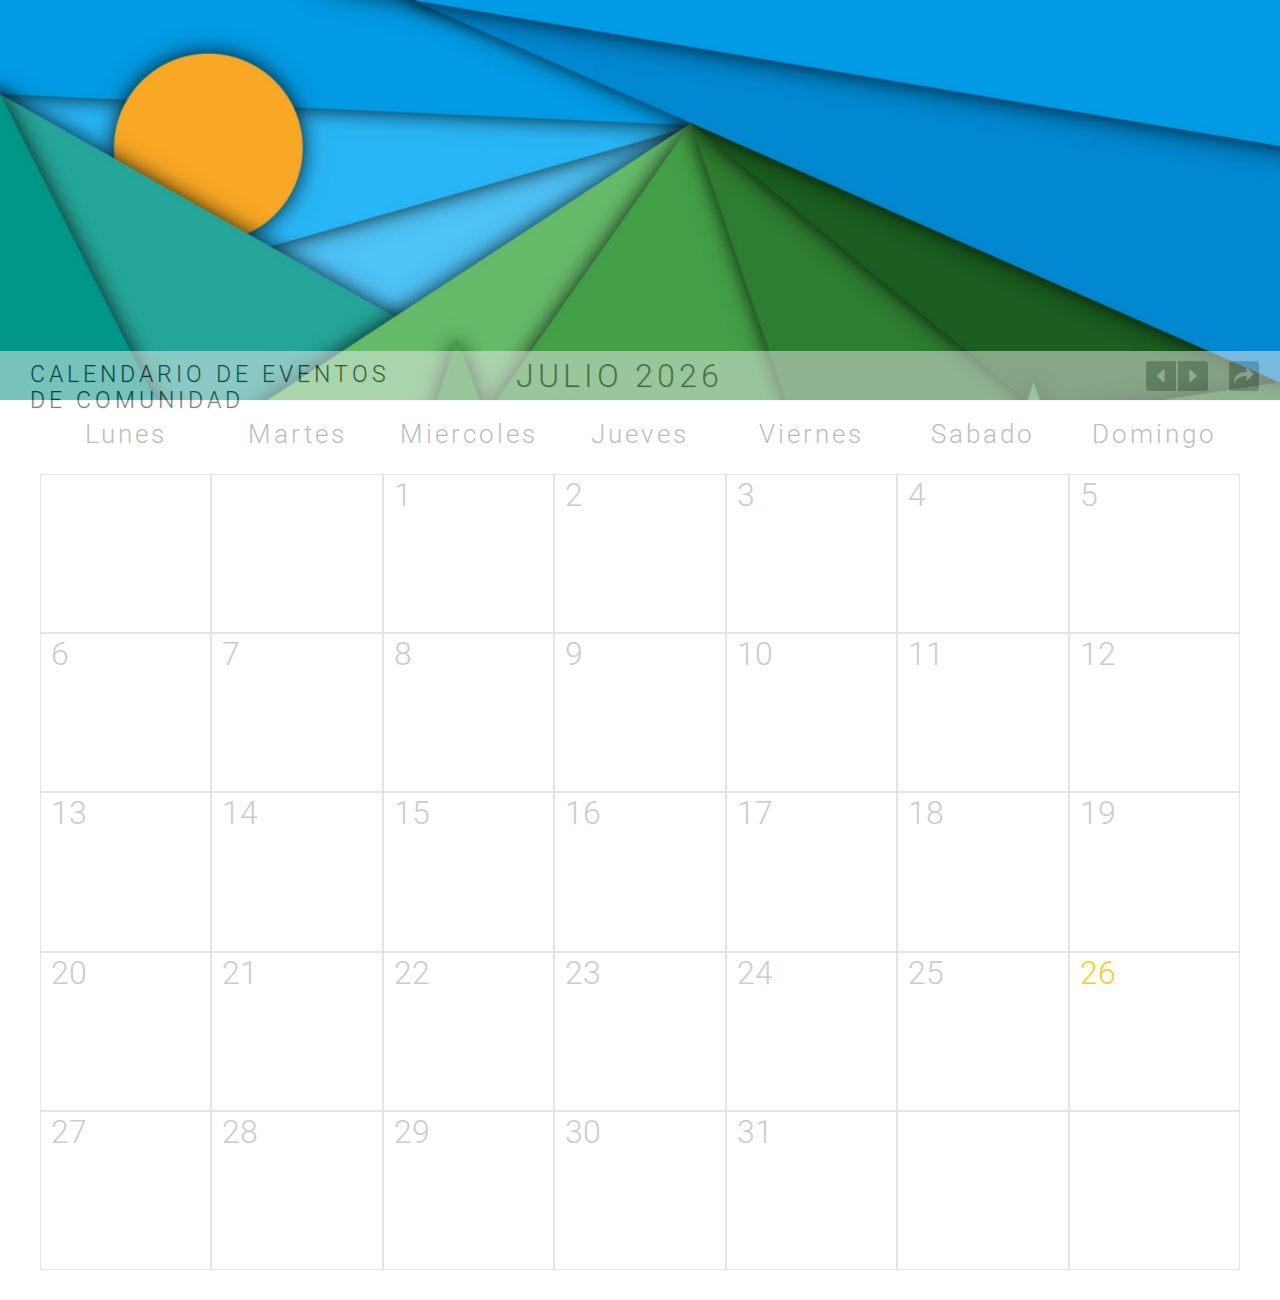
<file: parallax-template/Calendario 5/index.html>
<!DOCTYPE html>
	<head>
		<link rel="shortcut icon" href="../favicon.ico"> 
		<link rel="stylesheet" type="text/css" href="css/calendar.css" />
		<link rel="stylesheet" type="text/css" href="css/custom_1.css" />
		<script src="js/modernizr.custom.63321.js"></script>
	</head>
	<body>
		
		<div style="background: url(images/Material-Design-Landscape.jpg); height: 400px; background-size: cover"></div>
		
		<div class="container">	
			
			
			<div class="custom-calendar-wrap custom-calendar-full" style="margin-top: -70px">
				
				<br>
				<div class="custom-header clearfix" style="background-color: #eee; margin-top: -21px; opacity: 0.5">
					
					<h2>Calendario de eventos de comunidad <span></h2>
					<h3 class="custom-month-year">
						<span id="custom-month" class="custom-month" style="position: center"></span>
						<span id="custom-year" class="custom-year"></span>
						<nav>
							<span id="custom-prev" class="custom-prev"></span>
							<span id="custom-next" class="custom-next"></span>
							<span id="custom-current" class="custom-current" title="Got to current date"></span>
						</nav>
					</h3>

				</div>

				<div id="calendar" class="fc-calendar-container"></div>
			</div>
		</div><!-- /container -->
		<script type="text/javascript" src="http://ajax.googleapis.com/ajax/libs/jquery/1.8.3/jquery.min.js"></script>
		<script type="text/javascript" src="js/jquery.calendario.js"></script>
		<script type="text/javascript" src="js/data.js"></script>
		<script type="text/javascript">	
			$(function() {
			
				var cal = $( '#calendar' ).calendario( {
						onDayClick : function( $el, $contentEl, dateProperties ) {

							for( var key in dateProperties ) {
								console.log( key + ' = ' + dateProperties[ key ] );
							}

						},
						caldata : codropsEvents
					} ),
					$month = $( '#custom-month' ).html( cal.getMonthName() ),
					$year = $( '#custom-year' ).html( cal.getYear() );

				$( '#custom-next' ).on( 'click', function() {
					cal.gotoNextMonth( updateMonthYear );
				} );
				$( '#custom-prev' ).on( 'click', function() {
					cal.gotoPreviousMonth( updateMonthYear );
				} );
				$( '#custom-current' ).on( 'click', function() {
					cal.gotoNow( updateMonthYear );
				} );

				function updateMonthYear() {				
					$month.html( cal.getMonthName() );
					$year.html( cal.getYear() );
				}

				// you can also add more data later on. As an example:
				/*
				someElement.on( 'click', function() {
					
					cal.setData( {
						'03-01-2013' : '<a href="#">testing</a>',
						'03-10-2013' : '<a href="#">testing</a>',
						'03-12-2013' : '<a href="#">testing</a>'
					} );
					// goes to a specific month/year
					cal.goto( 3, 2013, updateMonthYear );

				} );
				*/
			
			});
		</script>
	</body>
</html>
</file>
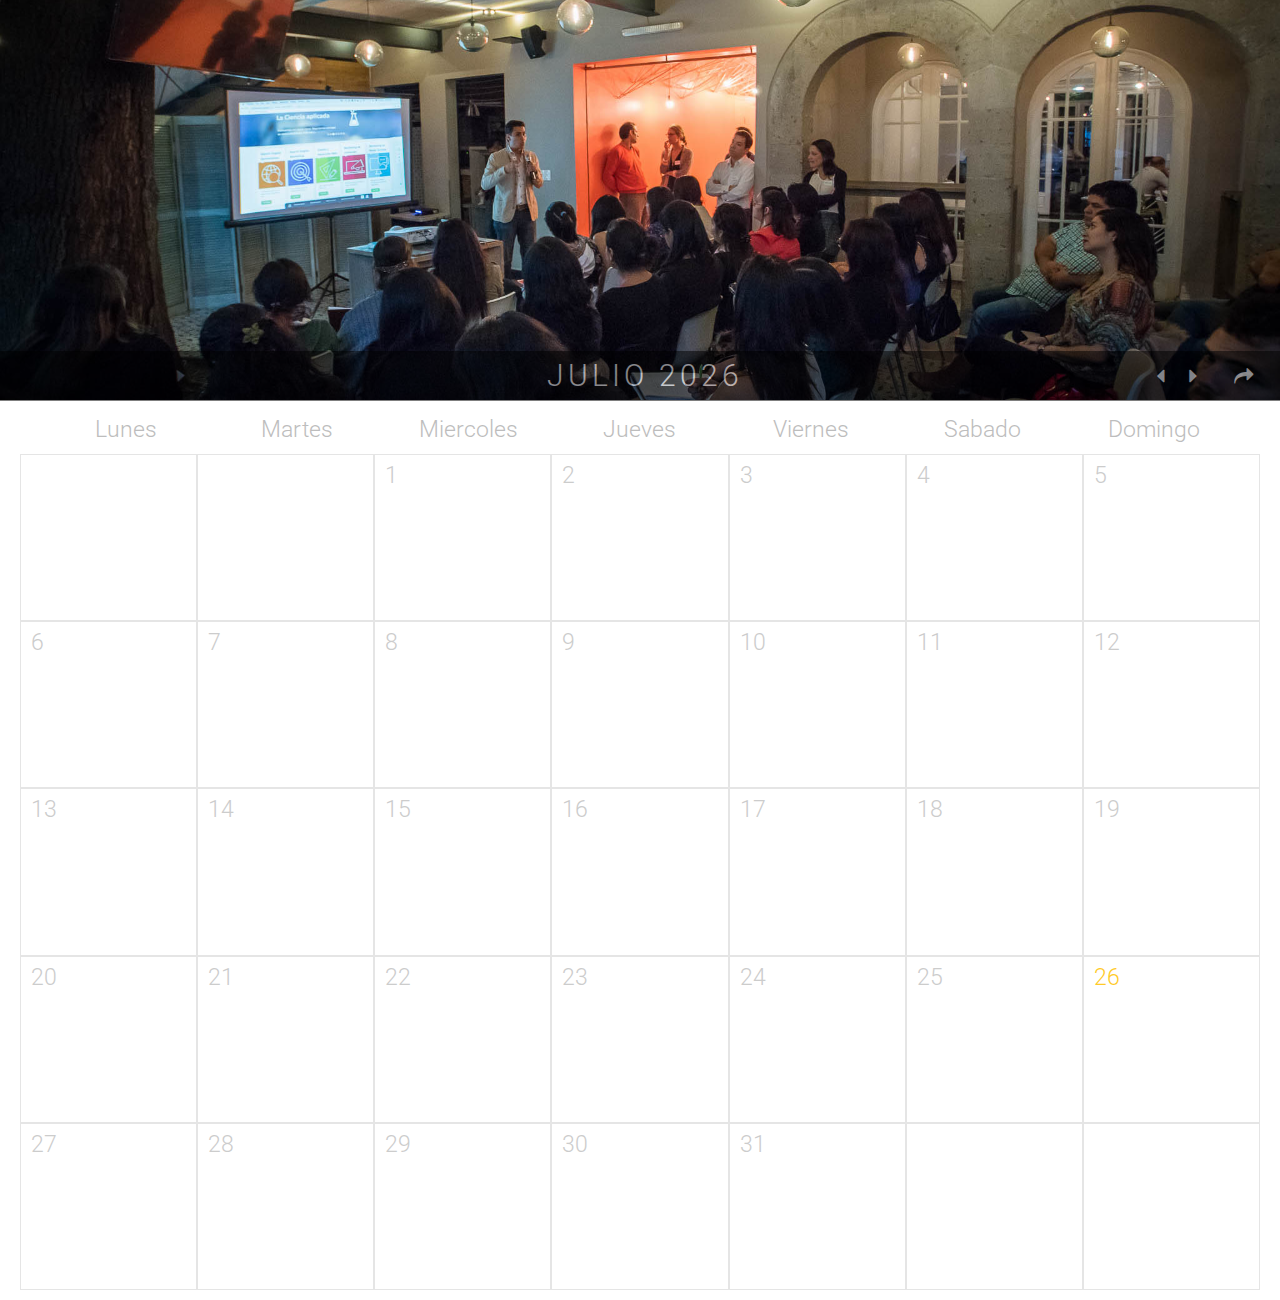
<file: parallax-template/Calendario5/index.html>
<!DOCTYPE html>
	<head>
		<link rel="shortcut icon" href="../favicon.ico"> 
		<link rel="stylesheet" type="text/css" href="css/calendar.css" />
		<link rel="stylesheet" type="text/css" href="css/custom_1.css" />
		<script src="js/modernizr.custom.63321.js"></script>
	</head>
	<body style="max-height=1200px">
		
		<div style="background: url(images/laboratoria-12.jpg); height: 400px; background-size: cover; background-position:center"></div>
		
		<div class="container">	
			
			
			<div class="custom-calendar-wrap custom-calendar-full" style="margin-top: -70px">
				
				<br>
				<div class="custom-header clearfix" style="background-color: #000; margin-top: -21px; opacity: 0.5">
					
					<h2><span></h2>
					<h3 class="custom-month-year">
						<span id="custom-month" class="custom-month" style="position: center"></span>
						<span id="custom-year" class="custom-year"></span>
						<nav>
							<span id="custom-prev" class="custom-prev"></span>
							<span id="custom-next" class="custom-next"></span>
							<span id="custom-current" class="custom-current" title="ir al mes actual"></span>
						</nav>
					</h3>

				</div>

				<div id="calendar" class="fc-calendar-container"></div>
			</div>
		</div><!-- /container -->
		<script type="text/javascript" src="http://ajax.googleapis.com/ajax/libs/jquery/1.8.3/jquery.min.js"></script>
		<script type="text/javascript" src="js/jquery.calendario.js"></script>
		<script type="text/javascript" src="js/data.js"></script>
		<script type="text/javascript">	
			$(function() {
			
				var cal = $( '#calendar' ).calendario( {
						onDayClick : function( $el, $contentEl, dateProperties ) {

							for( var key in dateProperties ) {
								console.log( key + ' = ' + dateProperties[ key ] );
							}

						},
						caldata : codropsEvents
					} ),
					$month = $( '#custom-month' ).html( cal.getMonthName() ),
					$year = $( '#custom-year' ).html( cal.getYear() );

				$( '#custom-next' ).on( 'click', function() {
					cal.gotoNextMonth( updateMonthYear );
				} );
				$( '#custom-prev' ).on( 'click', function() {
					cal.gotoPreviousMonth( updateMonthYear );
				} );
				$( '#custom-current' ).on( 'click', function() {
					cal.gotoNow( updateMonthYear );
				} );

				function updateMonthYear() {				
					$month.html( cal.getMonthName() );
					$year.html( cal.getYear() );
				}

				// you can also add more data later on. As an example:
				/*
				someElement.on( 'click', function() {
					
					cal.setData( {
						'03-01-2013' : '<a href="#">testing</a>',
						'03-10-2013' : '<a href="#">testing</a>',
						'03-12-2013' : '<a href="#">testing</a>'
					} );
					// goes to a specific month/year
					cal.goto( 3, 2013, updateMonthYear );

				} );
				*/
			
			});
		</script>
	</body>
</html>
</file>
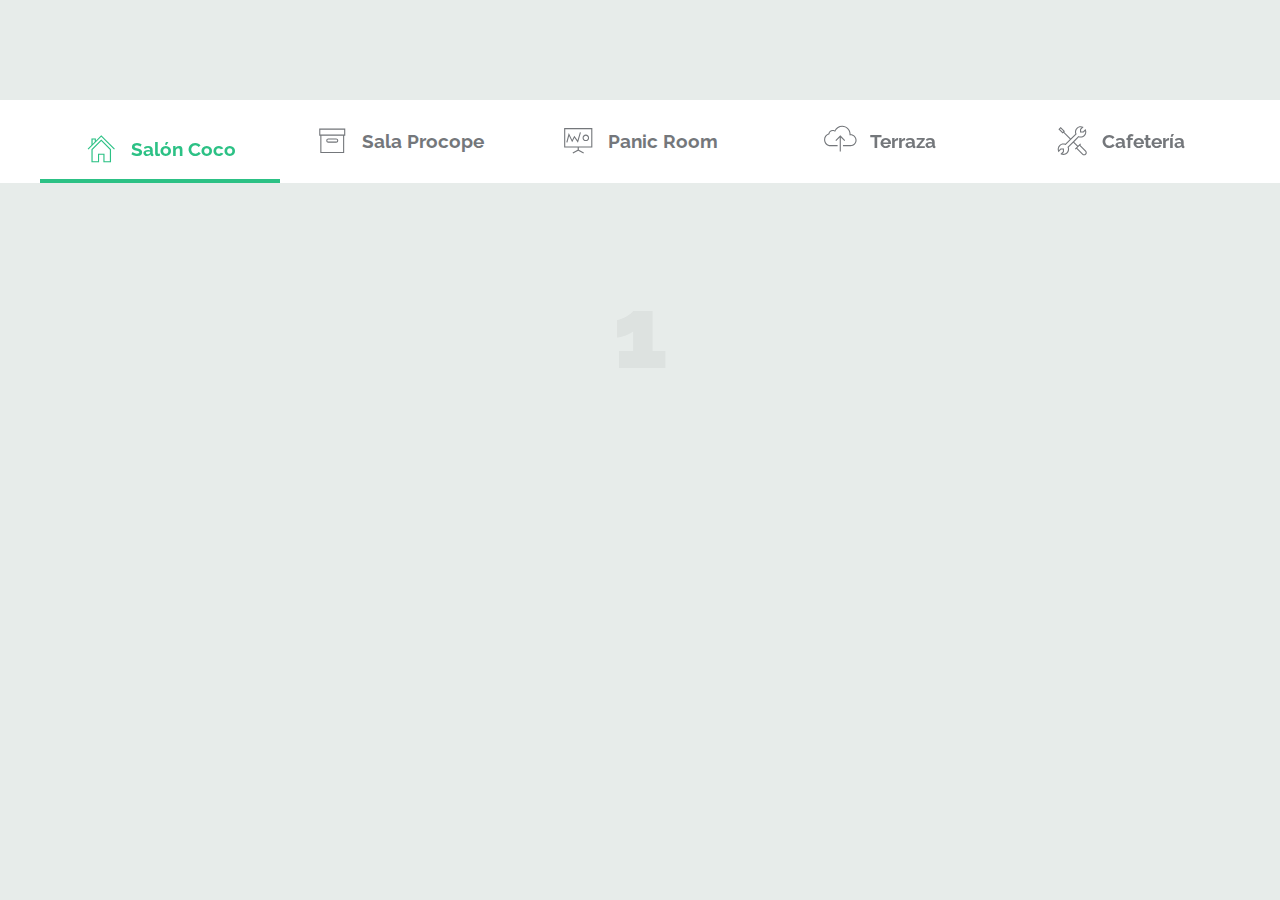
<file: parallax-template/TabStyles/index.html>
<!DOCTYPE html>
<html lang="es" class="no-js">
	<head>
		<link rel="stylesheet" type="text/css" href="css/normalize.css" />
		<link rel="stylesheet" type="text/css" href="css/demo.css" />
		<link rel="stylesheet" type="text/css" href="css/tabs.css" />
		<link rel="stylesheet" type="text/css" href="css/tabstyles.css" />
  		<script src="js/modernizr.custom.js"></script>
	</head>
	<body>
		
		<div class="container">
			
			<section>
				<div class="tabs tabs-style-linemove">
					<nav>
						<ul>
							<li><a href="#section-linemove-1" class="icon icon-home"><span>Salón Coco</span></a></li>
							<li><a href="#section-linemove-2" class="icon icon-box"><span>Sala Procope</span></a></li>
							<li><a href="#section-linemove-3" class="icon icon-display"><span>Panic Room</span></a></li>
							<li><a href="#section-linemove-4" class="icon icon-upload"><span>Terraza</span></a></li>
							<li><a href="#section-linemove-5" class="icon icon-tools"><span>Cafetería</span></a></li>
						</ul>
					</nav>
					<div class="content-wrap">
						<section id="section-linemove-1">
							<p>1</p>
						</section>
						<section id="section-linemove-2">
							<p>2</p>
						</section>
						<section id="section-linemove-3">
							<p>3</p>
						</section>
						<section id="section-linemove-4">
							<p>4</p>
						</section>
						<section id="section-linemove-5">
							<p>5</p>
						</section>
					</div><!-- /content -->
				</div><!-- /tabs -->
			</section>
			
		</div><!-- /container -->
		<script src="js/cbpFWTabs.js"></script>
		<script>
			(function() {

				[].slice.call( document.querySelectorAll( '.tabs' ) ).forEach( function( el ) {
					new CBPFWTabs( el );
				});

			})();
		</script>
	</body>
</html>
</file>
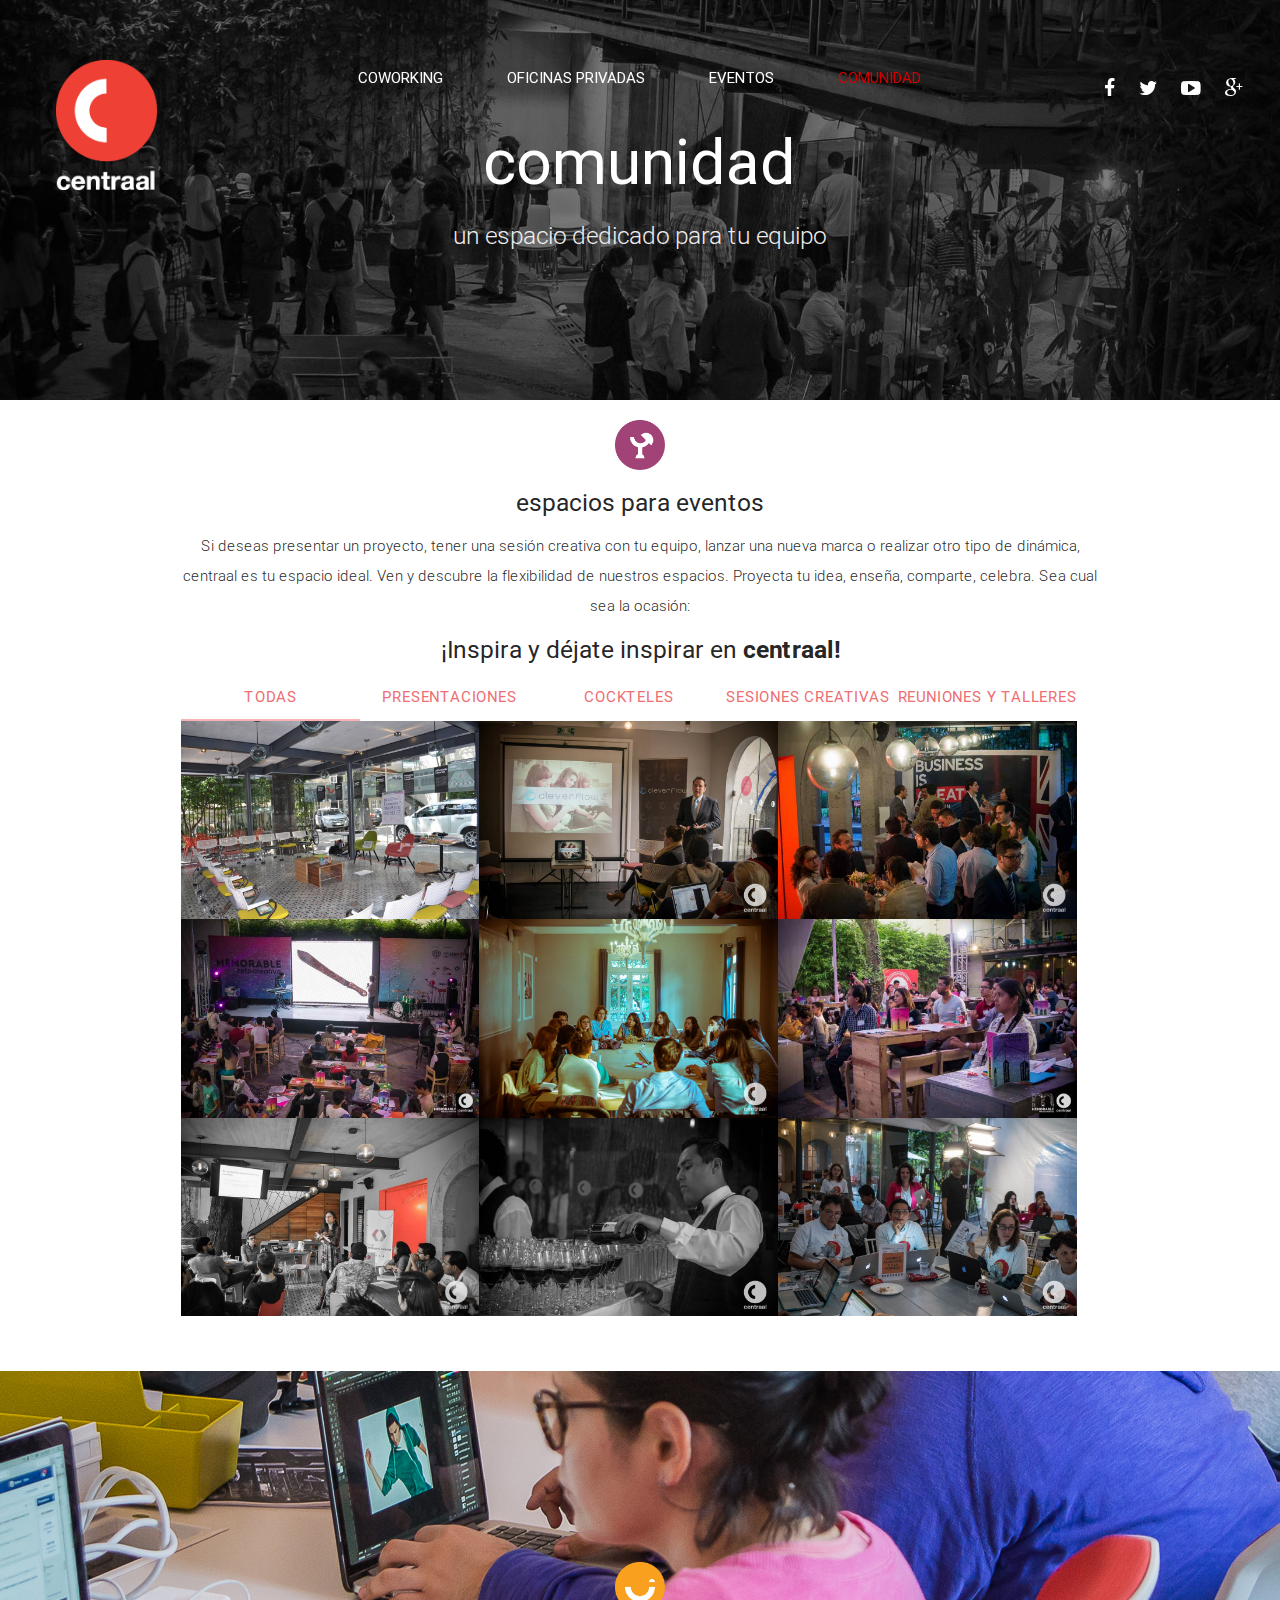
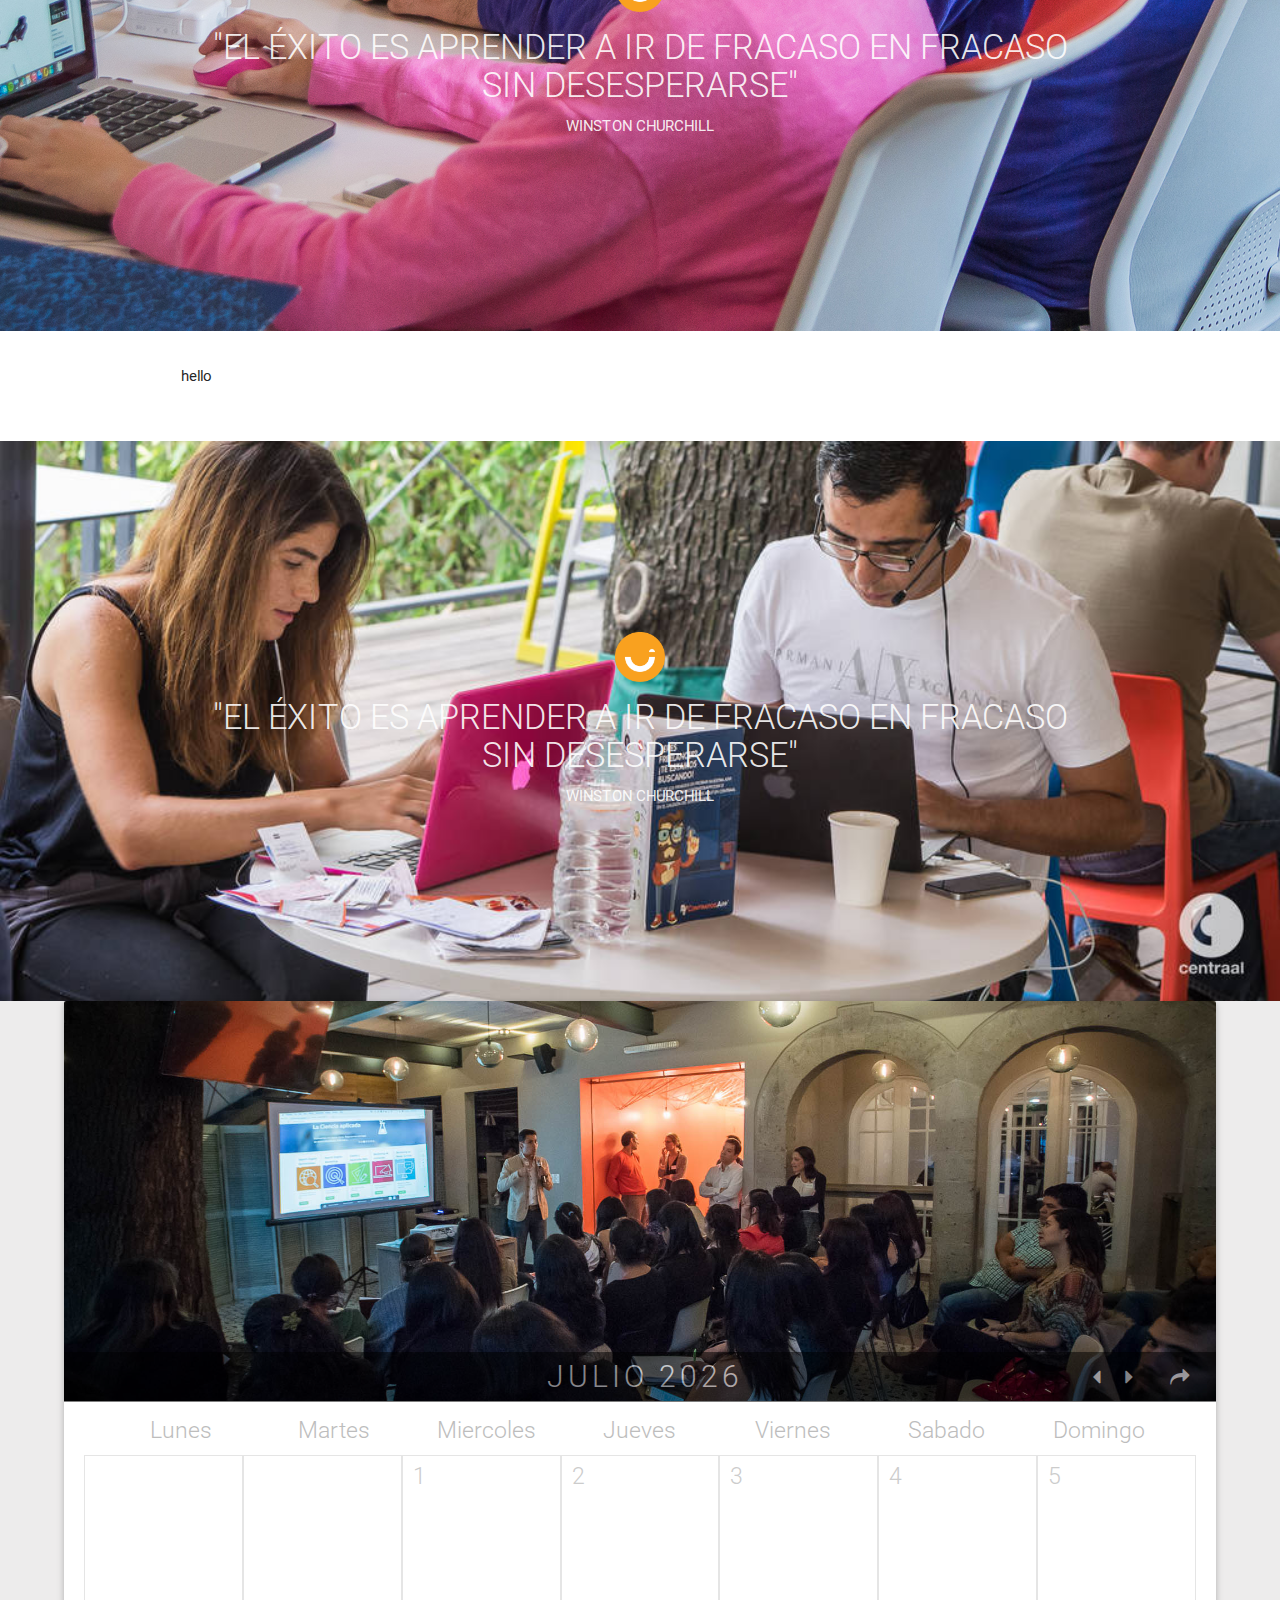
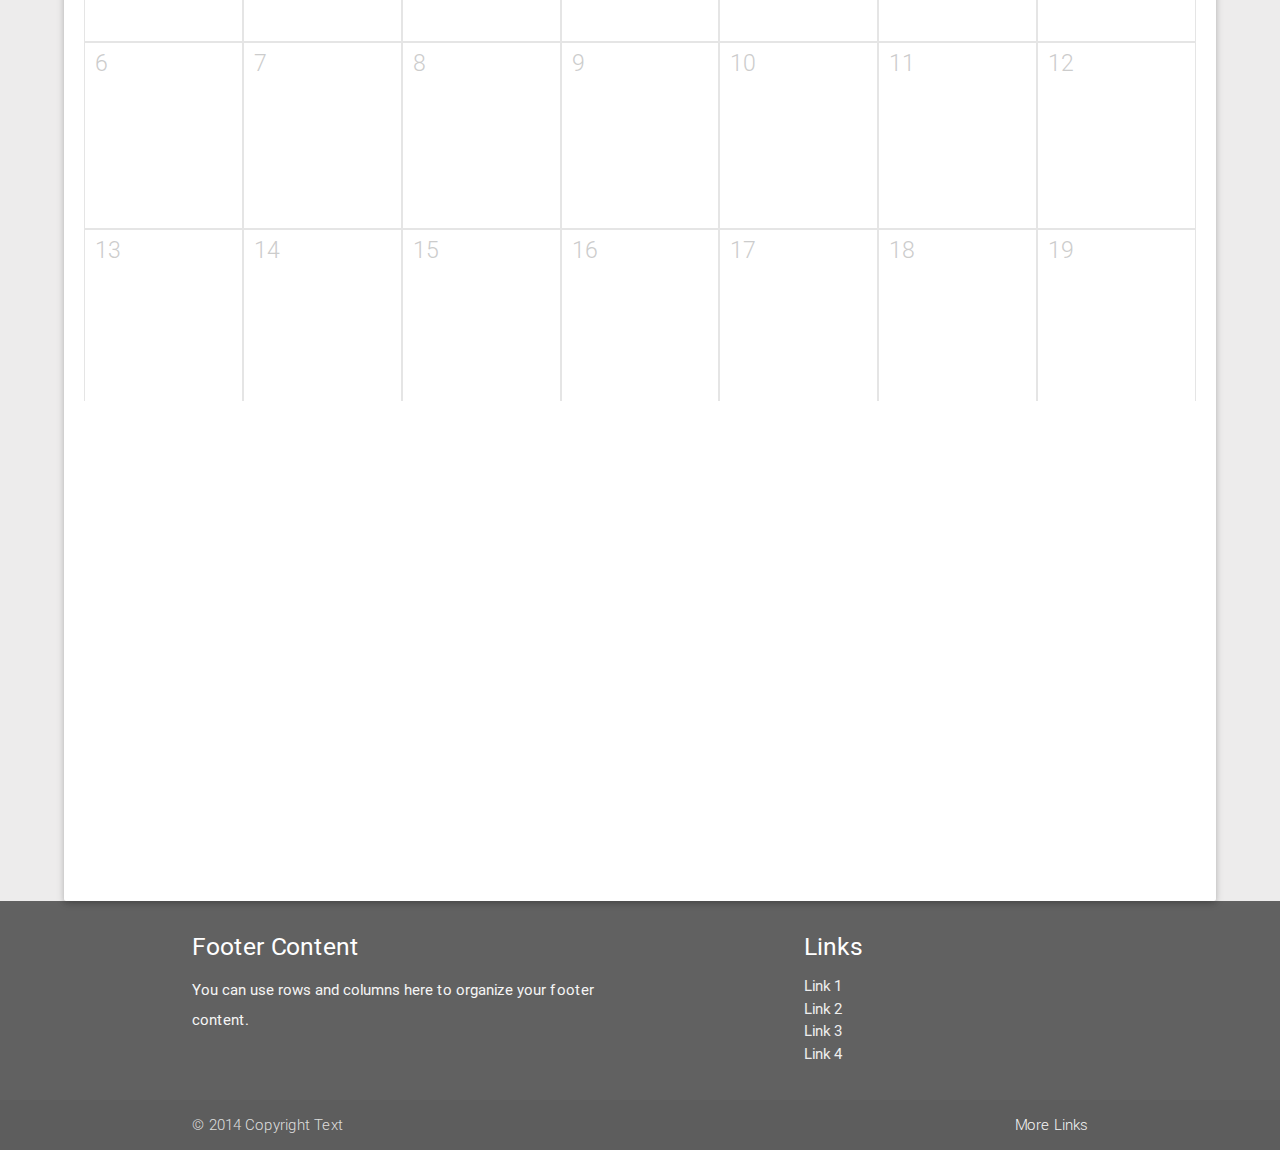
<file: parallax-template/comunidad.html>
<!DOCTYPE html>
<html lang="es">
<head>
  <meta http-equiv="Content-Type" content="text/html; charset=UTF-8"/>
  <meta name="viewport" content="width=device-width, initial-scale=1, maximum-scale=1.0, user-scalable=no"/>
  <title>Centraal | Espacios de trabajo innovadores</title>

  <!-- CSS  -->
  <link href="https://fonts.googleapis.com/icon?family=Material+Icons" rel="stylesheet">
  <link href="css/materialize.css" type="text/css" rel="stylesheet" media="screen,projection"/>
  <link href="css/style.css" type="text/css" rel="stylesheet" media="screen,projection"/>
  <link rel="stylesheet" href="css/font-awesome.min.css">
</head>

<body>
  <!-- navigation -->
  <nav class="white navbar-fixed" role="navigation">
    <div class="nav-wrapper container"> 
        
        <a id="logo-container" href="index.html" class="brand-logo"><img src="images/logo/LOGO_centraal2.png" style="height: 60px; vertical-align: middle"></a> 
        
        <ul class="right hide-on-med-and-down" style="margin-right: auto; margin-left: auto;">
          <li><a href="coworking.html">coworking</a></li>
          <li><a href="oficinas.html">oficinas privadas</a></li>
          <li><a href="eventos.html">eventos</a></li>
          <li class="active"><a href="comunidad.html">comunidad</a></li>
          <li><a href="#contacto">contacto</a></li>
        </ul>

        <ul id="nav-mobile" class="side-nav">
          <li><a href="coworking.html">coworking</a></li>
          <li><a href="oficinas.html">oficinas privadas</a></li>
          <li><a href="eventos.html">eventos</a></li>
          <li class="active"><a href="comunidad.html">comunidad</a></li>
          <li><a href="#contacto">contacto</a></li>
        </ul>
        <a href="#" data-activates="nav-mobile" class="button-collapse"><i class="material-icons" style="color: #000">menu</i></a>
    </div>
  </nav>

  <!-- end navigation -->

 <div class="slider topimage" style="z-index: 1000;">
    <ul class="slides">
      <li>
        <img src="images/topslider/HomeComu.jpg" class="top-image"> <!-- random image -->
           
        <div class="caption center-align" style="width: 100%; left: 0%">
          <div class="row">
            <div class="col s2"> <a href="index.html"><img src="images/logo/LOGO_centraal2white.png" style="height: 130px; width:101px; display: inline"> </a></div>
            <div class="col s8"> <a class="waves-effect waves-gray btn-flat top-nav">coworking</a>
                <a href="oficinas.html" class="waves-effect waves-gray btn-flat top-nav">oficinas privadas</a>
                <a href="eventos.html" class="waves-effect waves-gray btn-flat top-nav">eventos</a>
                <a href="comunidad.html" class="waves-effect waves-gray btn-flat top-navactive">comunidad</a>
                <h1>comunidad</h1>
                <h5 class="light grey-text text-lighten-3">un espacio dedicado para tu equipo</h5> 
              </div>
              <div class="col s2"> 
                <a class="waves-effect waves-gray btn-flat top-nav topicon" href="http://facebook.com/centraal"> <i class="fa fa-facebook"></i> </a>
                <a class="waves-effect waves-gray btn-flat top-nav topicon" href="http://twitter.com/centraal"> <i class="fa fa-twitter"></i> </a>
                <a class="waves-effect waves-gray btn-flat top-nav topicon" href="http://youtube.com/centraal"> <i class="fa fa-youtube-play"></i> </a>
                <a class="waves-effect waves-gray btn-flat top-nav topicon" href="https://plus.google.com/+Centraal/about"> <i class="fa fa-google-plus"></i> </a>
              </div>
          </div>
          
        </div>

      </li>

    </ul>
  </div>

  <div class="container">
    <div class="section" id="">

      <!--   Icon Section   -->
      <div class="row">

        <div class="center-block">
          <div class="icon-block">
            <div class="center">
              <img src="images/simbologia_original/simbologia_canvas-45.png" style="height: 50px; margin-top: 5px" >
            </div>
            <h5 class="center">espacios para eventos</h5>
            <div class="center">
              <p class="light">Si deseas presentar un proyecto, tener una sesión creativa con tu equipo, lanzar una nueva marca o realizar otro tipo de dinámica, centraal es tu espacio ideal. Ven y descubre la flexibilidad de nuestros espacios. Proyecta tu idea, enseña, comparte, celebra. Sea cual sea la ocasión:</p>
              <h5>¡Inspira y déjate inspirar en <b>centraal!</b></h5>
            </div>  
          </div>

          <div class="row" style="max-width: 100%">
            <div class="col s12 hide-on-small-and-down">
              <ul class="tabs">
                <li class="tab col s3"><a class="active" href="#todas">todas</a></li>
                <li class="tab col s3"><a href="#presentaciones">presentaciones</a></li>
                <li class="tab col s3"><a href="#cockteles">cockteles</a></li>
                <li class="tab col s3"><a href="#sesionescreativas">sesiones creativas</a></li>
                <li class="tab col s3"><a href="#reunionesytalleres">reuniones y talleres</a></li>
              </ul>
            </div>
            <div class="col s12 hide-on-med-and-up">
              <ul class="tabs">
                <li class="tab col s3"><a class="active" href="#todas">todas</a></li>
                <li class="tab col s3"><a href="#presentaciones">p</a></li>
                <li class="tab col s3"><a href="#cockteles">c</a></li>
                <li class="tab col s3"><a href="#sesionescreativas">s</a></li>
                <li class="tab col s3"><a href="#reunionesytalleres">r</a></li>
              </ul>
            </div>

            <div id="todas" class="col s12">
              <div class="col s12 m6 l4" style="padding: 0; margin: 0"> <img src="images/events/resized/sesioncreativa1.jpg" class="materialboxed" width= "100%"></div>

              <div class="col s12 m6 l4" style="padding: 0; margin: 0"> <img src="images/events/resized/reunionesytaller1.jpg" class="materialboxed" width= "100%"></div>

              <div class="col s12 m6 l4" style="padding: 0; margin: 0"> <img src="images/events/resized/cocktel1o.jpg" class="materialboxed" width= "100%"></div>
              
              <div class="col s12 m6 l4" style="padding: 0; margin: 0"> <img src="images/events/resized/presentacion1o.jpg" class="materialboxed" width= "100%"></div>

              <div class="col s12 m6 l4" style="padding: 0; margin: 0"> <img src="images/events/resized/reunionesytaller2.jpg" class="materialboxed" width= "100%"></div>

              <div class="col s12 m6 l4" style="padding: 0; margin: 0"> <img src="images/events/resized/sesioncreativa3o.jpg" class="materialboxed" width= "100%"></div>

              <div class="col s12 m6 l4" style="padding: 0; margin: 0"> <img src="images/events/resized/presentacion2.jpg" class="materialboxed" width= "100%"></div>

              <div class="col s12 m6 l4" style="padding: 0; margin: 0"> <img src="images/events/resized/cocktel2.jpg" class="materialboxed" width= "100%"></div>
              
              <div class="col s12 m6 l4" style="padding: 0; margin: 0"> <img src="images/events/resized/sesioncreativa2.jpg" class="materialboxed" width= "100%"></div>
            </div>

            <div id="presentaciones" class="col s12">
            </div>

            <div id="cockteles" class="col s12">Test 3
            </div>

            <div id="sesionescreativas" class="col s12">Test 4
            </div>

            <div id="reunionesytalleres" class="col s12">Test 4
            </div>

          </div>

        </div> 
      </div>
    </div>   
  </div>

  <!-- parallax container -->
  <div class="parallax-container valign-wrapper">
    <div class="section no-pad-bot">
      <div class="container">
        <div class="row center">
          <div class="center">
            <img src="images/simbologia_original/simbologia_canvas-04.png" style="height: 50px; margin-top: 5px;" >
          </div>
          <h4 class="header col s12 light">"EL ÉXITO ES APRENDER A IR DE FRACASO EN FRACASO SIN DESESPERARSE"</h5>
          <h6>WINSTON CHURCHILL</h6>

        </div>
      </div>
    </div>
    <div class="parallax">
      <img  style="hide-on-med-and-down parallaximage" src="images/parallax/coworking/galeronteam.jpg" alt="">
    </div>
  </div>
  <!-- end parallax container -->

  <div class="container">
    <div class="section" id="espacios">
     
      <!--   Icon Section   -->
      <div class="row">
        <div class="center-block">
         <p>hello</p>
        </div> 
      </div>
    </div>   
  </div>

  <!-- parallax container -->
  <div class="parallax-container valign-wrapper">
    <div class="section no-pad-bot">
      <div class="container">
        <div class="row center">
          <div class="center">
            <img src="images/simbologia_original/simbologia_canvas-04.png" style="height: 50px; margin-top: 5px;" >
          </div>
          <h4 class="header col s12 light">"EL ÉXITO ES APRENDER A IR DE FRACASO EN FRACASO SIN DESESPERARSE"</h5>
          <h6>WINSTON CHURCHILL</h6>

        </div>
      </div>
    </div>
    <div class="parallax">
      <img  style="hide-on-med-and-down parallaximg" src="images/parallax/coworking/terraza.jpg" alt="">
    </div>
  </div>
  <!-- end parallax container -->
  <div style="width:100%; background-color:#edecec; float:center; height=3400px">
        <div class="card calendar center-block" style="width:90%; height:1500px">
         <iframe src="Calendario5/index.html" width="100%" height="1000px" align="center" frameborder="0"></iframe>
        </div> 
  </div>    
    

  	<footer class="page-footer grey darken-2">
	  <div class="container">
	    <div class="row">
	      <div class="col l6 s12">
	        <h5 class="white-text">Footer Content</h5>
	        <p class="grey-text text-lighten-4">You can use rows and columns here to organize your footer content.</p>
	      </div>
	      <div class="col l4 offset-l2 s12">
	        <h5 class="white-text">Links</h5>
	        <ul>
	          <li><a class="grey-text text-lighten-3" href="#!">Link 1</a></li>
	          <li><a class="grey-text text-lighten-3" href="#!">Link 2</a></li>
	          <li><a class="grey-text text-lighten-3" href="#!">Link 3</a></li>
	          <li><a class="grey-text text-lighten-3" href="#!">Link 4</a></li>
	        </ul>
	      </div>
	    </div>
	  </div>
	  <div class="footer-copyright">
	    <div class="container">
	    © 2014 Copyright Text
	    <a class="grey-text text-lighten-4 right" href="#!">More Links</a>
	    </div>
	  </div>
	</footer>

  <!-- Modal Structure -->
  <div id="modal1" class="modal">
    <div class="modal-content">
      <h4>Modal Header</h4>
      <p>A bunch of text</p>
    </div>
    <div class="modal-footer">
      <a href="#!" class=" modal-action modal-close waves-effect waves-green btn-flat">Agree</a>
    </div>
  </div>
  <!-- end modals -->

  <!--  Scripts-->
  <script src="https://code.jquery.com/jquery-2.1.1.min.js"></script>
  
  <script src="js/materializemin.js"></script>
  <script src="js/initmin.js"></script>
  <script>
    $ (document).ready(function(){
      $('.materialboxed').materialbox();
      $('.slider').slider();
      $('.modal-trigger').leanModal();
    });

  </script>

</body>
</html>
</file>
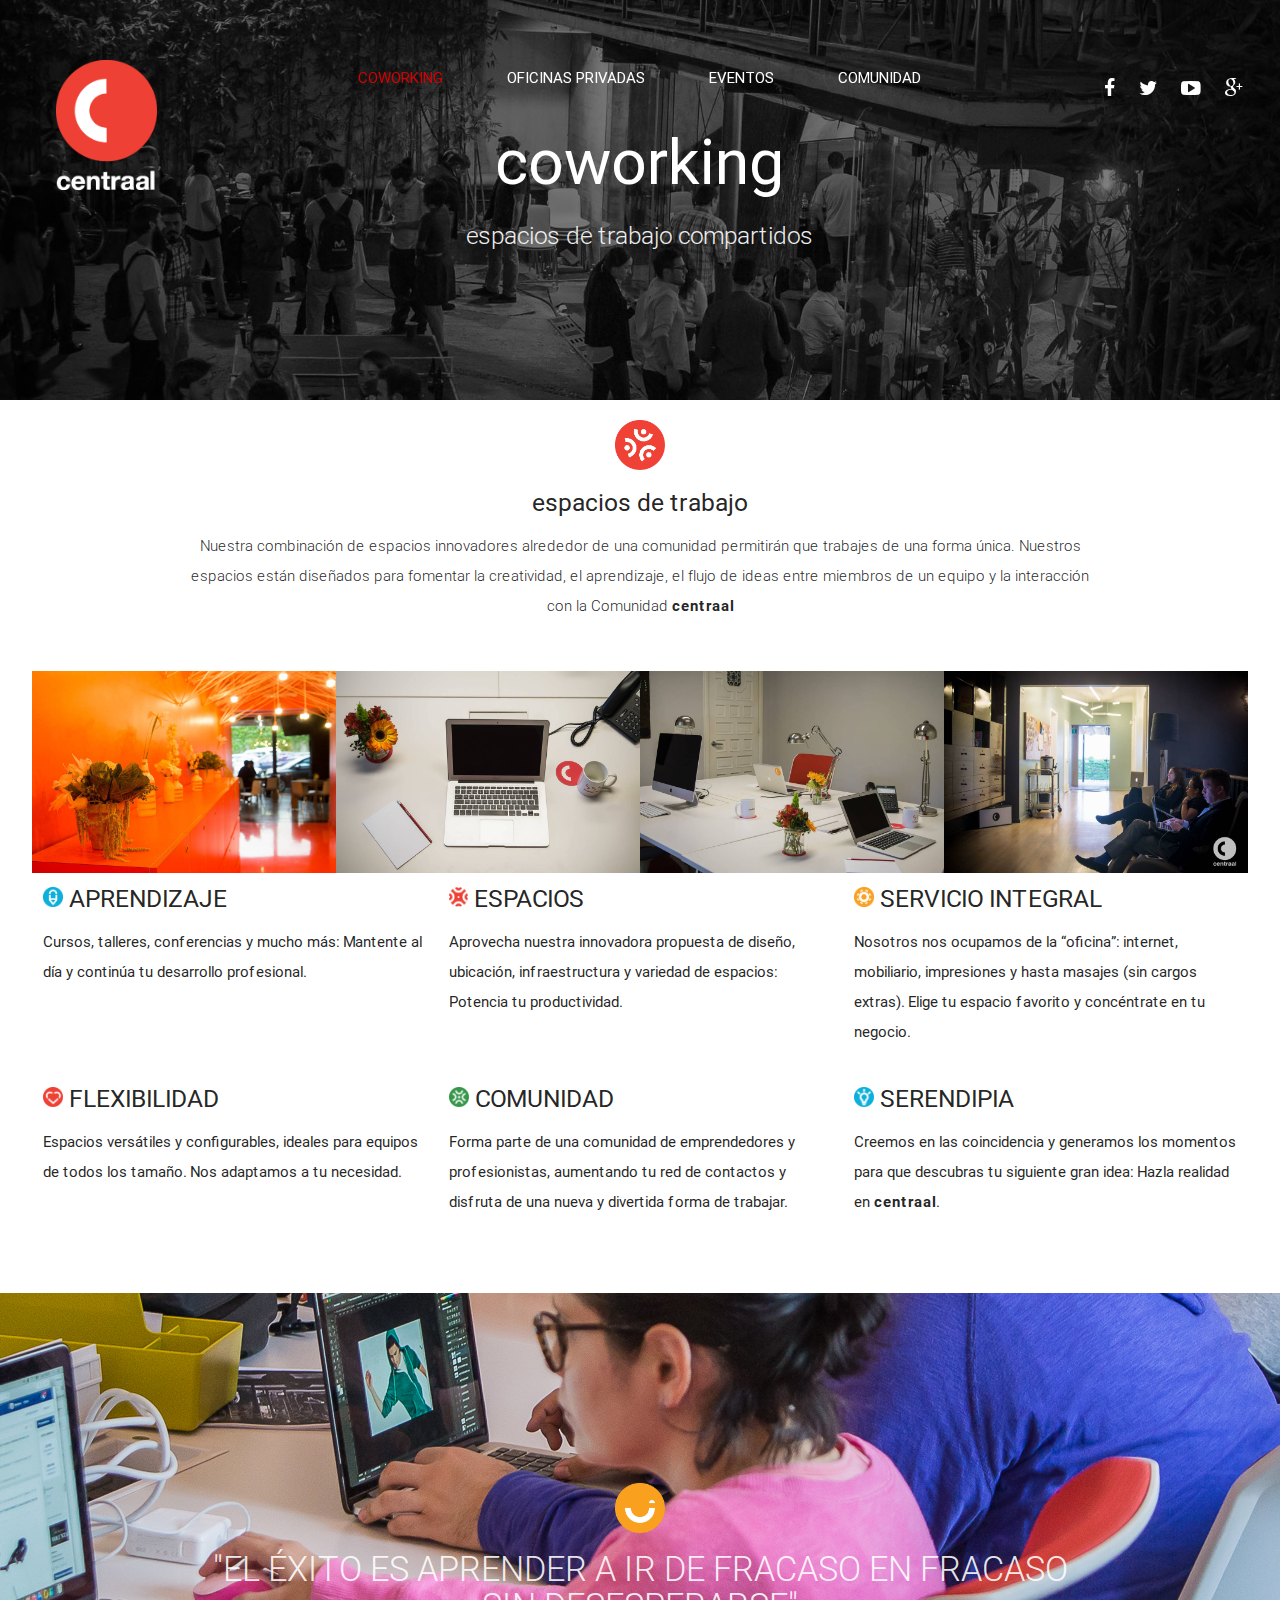
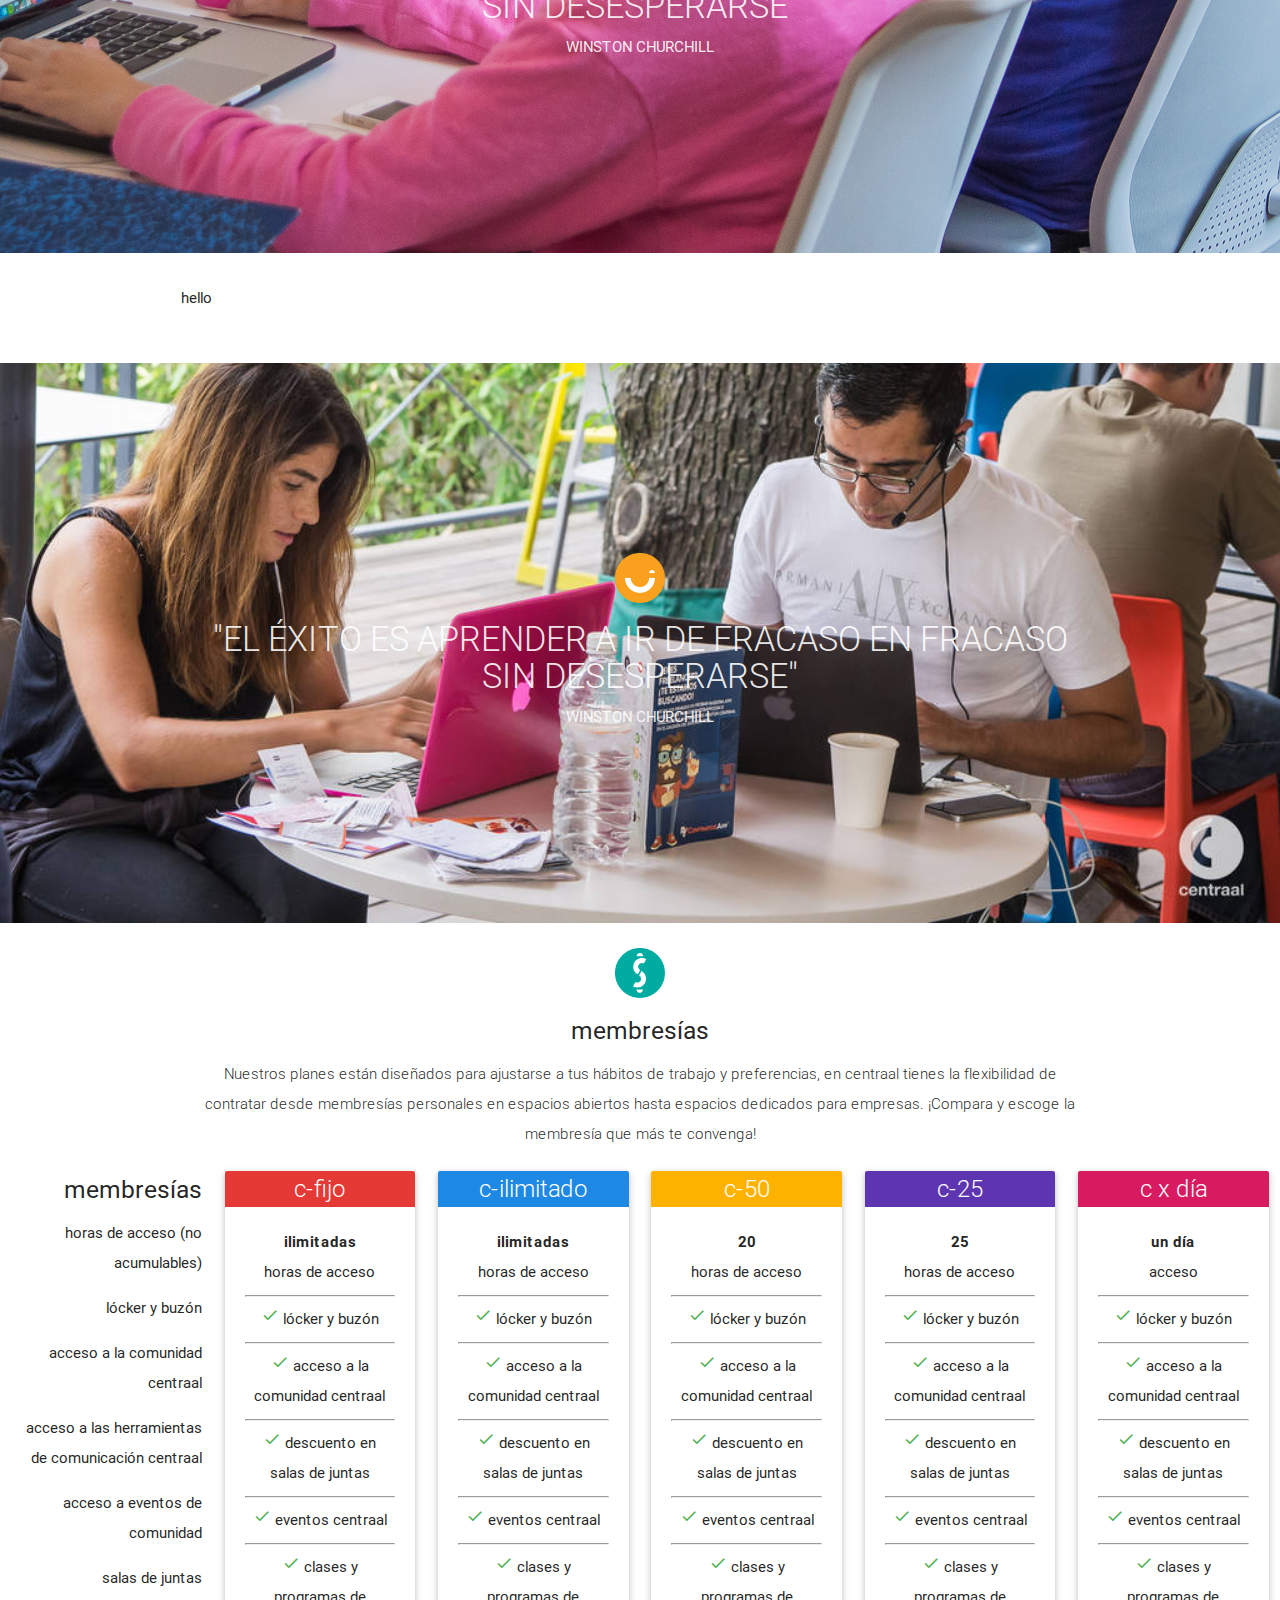
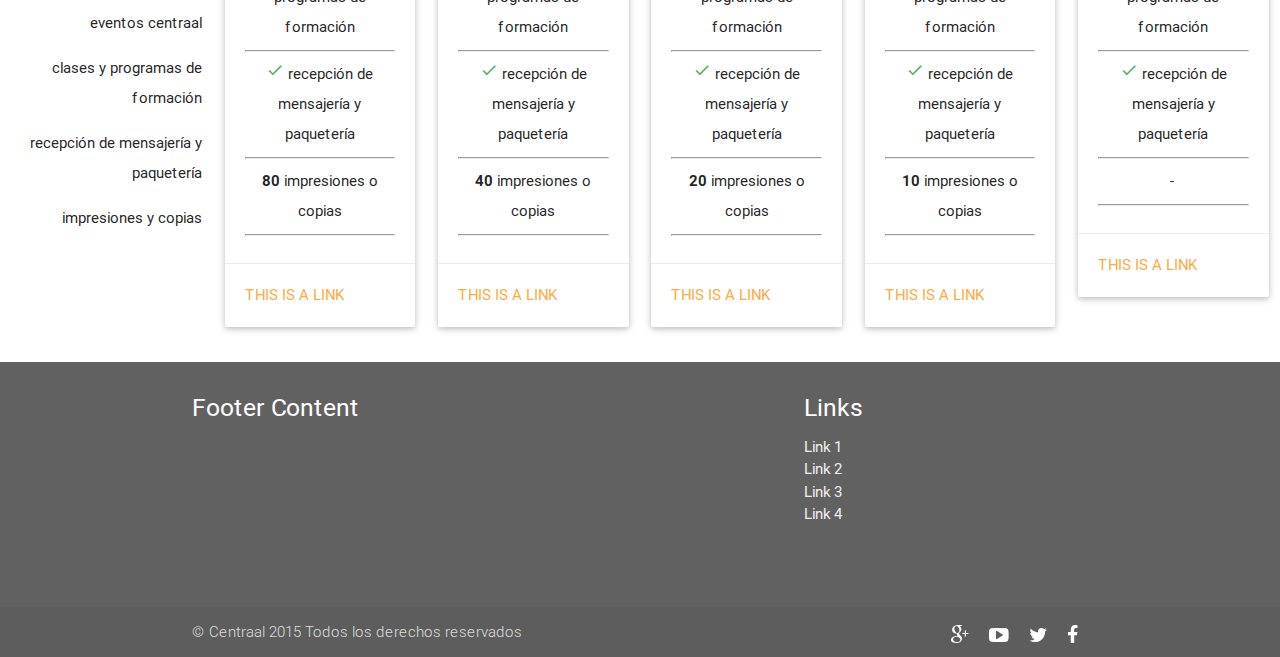
<file: parallax-template/coworking.html>
<!DOCTYPE html>
<html lang="es">
<head>
  <meta http-equiv="Content-Type" content="text/html; charset=UTF-8"/>
  <meta name="viewport" content="width=device-width, initial-scale=1, maximum-scale=1.0, user-scalable=no"/>
  <title>Centraal | Espacios de trabajo innovadores</title>

  <!-- CSS  -->
  <link href="https://fonts.googleapis.com/icon?family=Material+Icons" rel="stylesheet">
  <link href="css/materialize.css" type="text/css" rel="stylesheet" media="screen,projection"/>
  <link href="css/style.css" type="text/css" rel="stylesheet" media="screen,projection"/>
  <link rel="stylesheet" href="css/font-awesome.min.css">
</head>

<body>
  <!-- navigation -->
  <nav class="white navbar-fixed" role="navigation">
    <div class="nav-wrapper container"> 
	      
	      <a id="logo-container" href="index.html" class="brand-logo"><img src="images/logo/LOGO_centraal2.png" style="height: 60px; vertical-align: middle"></a> 
	      
	      <ul class="right hide-on-med-and-down" style="margin-right: auto; margin-left: auto;">
	        <li class="active"><a href="coworking.html">coworking</a></li>
	        <li><a href="oficinas.html">oficinas privadas</a></li>
	        <li><a href="eventos.html">eventos</a></li>
	        <li><a href="comunidad.html">comunidad</a></li>
	        <li><a href="#contacto">contacto</a></li>
	      </ul>

	      <ul id="nav-mobile" class="side-nav">
	        <li class="active"><a href="coworking.html">coworking</a></li>
	        <li><a href="oficinas.html">oficinas privadas</a></li>
	        <li><a href="eventos.html">eventos</a></li>
	        <li><a href="comunidad.html">comunidad</a></li>
	        <li><a href="#contacto">contacto</a></li>
	      </ul>
	      <a href="#" data-activates="nav-mobile" class="button-collapse"><i class="material-icons" style="color: #000">menu</i></a>
    </div>
  </nav>

  <!-- end navigation -->

 <div class="slider topimage" style="z-index: 1000;">
    <ul class="slides">
      <li>
        <img src="images/topslider/HomeComu.jpg" class="top-image"> <!-- random image -->
           
        <div class="caption center-align" style="width: 100%; left: 0%">
         	<div class="row">
	          <div class="col s2"> <a href="index.html"><img src="images/logo/LOGO_centraal2white.png" style="height: 130px; width:101px; display: inline"> </a></div>
	          <div class="col s8"> 
	          		<a href="coworking.html" class="waves-effect waves-gray btn-flat top-navactive">coworking</a>
	          		<a href="oficinas.html" class="waves-effect waves-gray btn-flat top-nav">oficinas privadas</a>
	          		<a href="eventos.html" class="waves-effect waves-gray btn-flat top-nav">eventos</a>
	          		<a href="comunidad.html" class="waves-effect waves-gray btn-flat top-nav">comunidad</a>
	          		<h1>coworking</h1>
          			<h5 class="light grey-text text-lighten-3">espacios de trabajo compartidos</h5> 
          	  </div>
          	  <div class="col s2"> 
          	  	<a class="waves-effect waves-gray btn-flat top-nav topicon" href="http://facebook.com/centraal"> <i class="fa fa-facebook"></i> </a>
          	  	<a class="waves-effect waves-gray btn-flat top-nav topicon" href="http://twitter.com/centraal"> <i class="fa fa-twitter"></i> </a>
          	  	<a class="waves-effect waves-gray btn-flat top-nav topicon" href="http://youtube.com/centraal"> <i class="fa fa-youtube-play"></i> </a>
          	  	<a class="waves-effect waves-gray btn-flat top-nav topicon" href="https://plus.google.com/+Centraal/about"> <i class="fa fa-google-plus"></i> </a>
          	  </div>
	        </div>
          
        </div>

      </li>

    </ul>
  </div>

  <div class="container">
    <div class="section">

      <!--   Icon Section   -->
      <div class="row">
        <div class="center-block">
          <div class="icon-block">
            <div class="center">
              <img src="images/simbologia_original/simbologia_canvas-17.png" style="height: 50px; margin-top: 5px" >
            </div>  
            <h5 class="center">espacios de trabajo</h5>
            <div class="center">
              <p class="light">Nuestra combinación de espacios innovadores alrededor de una comunidad permitirán que trabajes de una forma única. Nuestros espacios están diseñados para fomentar la creatividad, el aprendizaje, el flujo de ideas entre miembros de un equipo y la interacción con la Comunidad <b>centraal</b></p>
            </div>
              
          </div>
        </div>
      </div>
    </div>
  </div>
    
  <div class="row" style="width:95%">
        <div class="col s4 m3" style="padding: 0">
          <img class="materialboxed" src="images/workspaces/pasillo.jpg" width="100%">
        </div>

        <div class="col s4 m3" style="padding: 0">
          <img class="materialboxed" src="images/workspaces/mac.jpg" width="100%">
        </div>

        <div class="col s4 m3" style="padding: 0">
          <img class="materialboxed" src="images/workspaces/privados.jpg" width="100%">
        </div>

        <div class="col s4 m3 hide-on-small-only" style="padding: 0">
          <img class="materialboxed" src="images/workspaces/tele.jpg" width="100%">
        </div>        
       
        <div>
        	<div style="height: 150px"></div>
	        <div class="col s12 m6 l4" style="height: 200px">
	          <h5><img src="images/simbologia_original/simbologia_canvas-18.png" style="height: 20px; display: inline-block"> APRENDIZAJE</h5>
	          <p>Cursos, talleres, conferencias y mucho más: Mantente al día y continúa tu desarrollo profesional.</p>
	        </div>

	        <div class="col s12 m6 l4" style="height: 200px">
	          <h5><img src="images/simbologia_original/simbologia_canvas-13.png" style="height: 20px; display: inline-block"> ESPACIOS</h5>
	          <p>Aprovecha nuestra innovadora propuesta de diseño, ubicación, infraestructura y variedad de espacios: Potencia tu productividad.</p>
	        </div>

	        <div class="col s12 m6 l4" style="height: 200px">
	          <h5><img src="images/simbologia_original/simbologia_canvas-19.png" style="height: 20px; display: inline-block"> SERVICIO INTEGRAL</h5>
	          <p>Nosotros nos ocupamos de la “oficina”: internet, mobiliario, impresiones y hasta masajes (sin cargos extras). Elige tu espacio favorito y concéntrate en tu negocio.</p>
	        </div>

	        <div class="col s12 m6 l4" style="height: 200px">
	          <h5><img src="images/simbologia_original/simbologia_canvas-08.png" style="height: 20px; display: inline-block"> FLEXIBILIDAD</h5>
	          <p>Espacios versátiles y configurables, ideales para equipos de todos los tamaño. Nos adaptamos a tu necesidad.</p>
	        </div>

	        <div class="col s12 m6 l4" style="height: 200px">
	          <h5><img src="images/simbologia_original/simbologia_canvas-41.png" style="height: 20px; display: inline-block"> COMUNIDAD</h5>
	          <p>Forma parte de una comunidad de emprendedores y profesionistas, aumentando tu red de contactos y disfruta de una nueva y divertida forma de trabajar.</p>
	        </div>

	        <div class="col s12 m6 l4" style="height: 200px">
	          <h5><img src="images/simbologia_original/simbologia_canvas-15.png" style="height: 20px; display: inline-block"> SERENDIPIA</h5>
	          <p>Creemos en las coincidencia y generamos los momentos para que descubras tu siguiente gran idea: Hazla realidad en <b>centraal</b>.</p>
	        </div>
        </div>
  </div>

  <!-- parallax container -->
  <div class="parallax-container valign-wrapper">
    <div class="section no-pad-bot">
      <div class="container">
        <div class="row center">
          <div class="center">
            <img src="images/simbologia_original/simbologia_canvas-04.png" style="height: 50px; margin-top: 5px;" >
          </div>
          <h4 class="header col s12 light">"EL ÉXITO ES APRENDER A IR DE FRACASO EN FRACASO SIN DESESPERARSE"</h5>
          <h6>WINSTON CHURCHILL</h6>

        </div>
      </div>
    </div>
    <div class="parallax">
      <img  style="hide-on-med-and-down parallaximage" src="images/parallax/coworking/galeronteam.jpg" alt="">
    </div>
  </div>
  <!-- end parallax container -->

  <div class="container">
    <div class="section" id="espacios">
     
      <!--   Icon Section   -->
      <div class="row">
        <div class="center-block">
         <p>hello</p>
        </div> 
      </div>
    </div>   
  </div>

  <!-- parallax container -->
  <div class="parallax-container valign-wrapper">
    <div class="section no-pad-bot">
      <div class="container">
        <div class="row center">
          <div class="center">
            <img src="images/simbologia_original/simbologia_canvas-04.png" style="height: 50px; margin-top: 5px;" >
          </div>
          <h4 class="header col s12 light">"EL ÉXITO ES APRENDER A IR DE FRACASO EN FRACASO SIN DESESPERARSE"</h5>
          <h6>WINSTON CHURCHILL</h6>

        </div>
      </div>
    </div>
    <div class="parallax">
      <img  style="hide-on-med-and-down parallaximg" src="images/parallax/coworking/terraza.jpg" alt="">
    </div>
  </div>
  <!-- end parallax container -->

  <!-- memberships -->
  	<div style="height: 20px"></div>
  	<div class="center">
      <img src="images/simbologia_original/simbologia_canvas-11.png" style="height: 50px; margin-top: 5px" >
    </div>  
    
    <h5 class="center">membresías</h5>
    
    <div class="center container">             
      <p class="light">Nuestros planes están diseñados para ajustarse a tus hábitos de trabajo y preferencias, en centraal tienes la flexibilidad de contratar desde membresías personales en espacios abiertos hasta espacios dedicados para empresas. ¡Compara y escoge la membresía que más te convenga!</p>
    </div>

   	  <div class="row">
   	  	
   	  	<div class="col l2 hide-on-med-and-down" style="text-align: right">
   	  		<h5>membresías</h5>
   	  		<p>horas de acceso (no acumulables)</p>
   	  		<p>lócker y buzón</p>
   	  		<p>acceso a la comunidad centraal</p>
   	  		<p>acceso a las herramientas de comunicación centraal</p>
   	  		<p>acceso a eventos de comunidad</p>
   	  		<p>salas de juntas</p>
   	  		<p>eventos centraal</p>
   	  		<p>clases y programas de formación</p>
   	  		<p>recepción de mensajería y paquetería</p>
   	  		<p>impresiones y copias</p>
        </div>

        <div class="col s12 m6 l2">
          <div class="card hoverable">
            <div style="background-color: #e53935; text-align: center">
              
              <span class="card-title">c-fijo</span>
            </div>
            <div class="card-content" style="text-align: center">
              <p><b>ilimitadas</b><br> horas de acceso</p>
              <hr>
              <p> <i class="material-icons" style="font-size: 18px; color:#4caf50">done</i> lócker y buzón</p>
              <hr>
              <p> <i class="material-icons" style="font-size: 18px; color:#4caf50">done</i> acceso a la comunidad centraal</p>
              <hr>
              <p> <i class="material-icons" style="font-size: 18px; color:#4caf50">done</i> descuento en salas de juntas</p>
              <hr>
              <p> <i class="material-icons" style="font-size: 18px; color:#4caf50">done</i> eventos centraal</p>
              <hr>
              <p> <i class="material-icons" style="font-size: 18px; color:#4caf50">done</i> clases y programas de formación</p>
              <hr>
              <p> <i class="material-icons" style="font-size: 18px; color:#4caf50">done</i> recepción de mensajería y paquetería</p>
              <hr>
              <p> <b>80</b> impresiones o copias</p>
              <hr>
            </div>
            <div class="card-action">
              <a href="#">This is a link</a>
            </div>
          </div>
        </div>

        <div class="col s12 m6 l2">
          <div class="card hoverable">
            <div style="background-color: #1e88e5; text-align: center">
              
              <span class="card-title">c-ilimitado</span>
            </div>
            <div class="card-content" style="text-align: center">
              <p><b>ilimitadas</b><br> horas de acceso</p>
              <hr>
              <p> <i class="material-icons" style="font-size: 18px; color:#4caf50">done</i> lócker y buzón</p>
              <hr>
              <p> <i class="material-icons" style="font-size: 18px; color:#4caf50">done</i> acceso a la comunidad centraal</p>
              <hr>
              <p> <i class="material-icons" style="font-size: 18px; color:#4caf50">done</i> descuento en salas de juntas</p>
              <hr>
              <p> <i class="material-icons" style="font-size: 18px; color:#4caf50">done</i> eventos centraal</p>
              <hr>
              <p> <i class="material-icons" style="font-size: 18px; color:#4caf50">done</i> clases y programas de formación</p>
              <hr>
              <p> <i class="material-icons" style="font-size: 18px; color:#4caf50">done</i> recepción de mensajería y paquetería</p>
              <hr>
              <p> <b>40</b> impresiones o copias</p>
              <hr>
            </div>
            <div class="card-action">
              <a>This is a link</a>
            </div>
          </div>
        </div>

        <div class="col s12 m6 l2">
          <div class="card hoverable">
            <div style="background-color: #ffb300; text-align: center">
              
              <span class="card-title">c-50</span>
            </div>
            <div class="card-content" style="text-align: center">
              <p><b>20</b><br> horas de acceso</p>
              <hr>
              <p> <i class="material-icons" style="font-size: 18px; color:#4caf50">done</i> lócker y buzón</p>
              <hr>
              <p> <i class="material-icons" style="font-size: 18px; color:#4caf50">done</i> acceso a la comunidad centraal</p>
              <hr>
              <p> <i class="material-icons" style="font-size: 18px; color:#4caf50">done</i> descuento en salas de juntas</p>
              <hr>
              <p> <i class="material-icons" style="font-size: 18px; color:#4caf50">done</i> eventos centraal</p>
              <hr>
              <p> <i class="material-icons" style="font-size: 18px; color:#4caf50">done</i> clases y programas de formación</p>
              <hr>
              <p> <i class="material-icons" style="font-size: 18px; color:#4caf50">done</i> recepción de mensajería y paquetería</p>
              <hr>
              <p> <b>20</b> impresiones o copias</p>
              <hr>
            </div>
            <div class="card-action">
              <a>This is a link</a>
            </div>
          </div>
        </div>

        <div class="col s12 m6 l2">
          <div class="card hoverable">
            <div style="background-color: #5e35b1; text-align: center">
              
              <span class="card-title">c-25</span>
            </div>
            <div class="card-content" style="text-align: center">
              <p><b>25</b><br> horas de acceso</p>
              <hr>
              <p> <i class="material-icons" style="font-size: 18px; color:#4caf50">done</i> lócker y buzón</p>
              <hr>
              <p> <i class="material-icons" style="font-size: 18px; color:#4caf50">done</i> acceso a la comunidad centraal</p>
              <hr>
              <p> <i class="material-icons" style="font-size: 18px; color:#4caf50">done</i> descuento en salas de juntas</p>
              <hr>
              <p> <i class="material-icons" style="font-size: 18px; color:#4caf50">done</i> eventos centraal</p>
              <hr>
              <p> <i class="material-icons" style="font-size: 18px; color:#4caf50">done</i> clases y programas de formación</p>
              <hr>
              <p> <i class="material-icons" style="font-size: 18px; color:#4caf50">done</i> recepción de mensajería y paquetería</p>
              <hr>
              <p> <b>10</b> impresiones o copias</p>
              <hr>
            </div>
            <div class="card-action">
              <a>This is a link</a>
            </div>
          </div>
        </div>

        <div class="col s12 m6 l2">
          <div class="card hoverable">
            <div style="background-color: #d81b60; text-align: center">
              
              <span class="card-title">c x día</span>
            </div>
            <div class="card-content" style="text-align: center">
              <p><b>un día</b><br> acceso</p>
              <hr>
              <p> <i class="material-icons" style="font-size: 18px; color:#4caf50; position: left">done</i> lócker y buzón</p>
              <hr>
              <p> <i class="material-icons" style="font-size: 18px; color:#4caf50">done</i> acceso a la comunidad centraal</p>
              <hr>
              <p> <i class="material-icons" style="font-size: 18px; color:#4caf50">done</i> descuento en salas de juntas</p>
              <hr>
              <p> <i class="material-icons" style="font-size: 18px; color:#4caf50">done</i> eventos centraal</p>
              <hr>
              <p> <i class="material-icons" style="font-size: 18px; color:#4caf50">done</i> clases y programas de formación</p>
              <hr>
              <p> <i class="material-icons" style="font-size: 18px; color:#4caf50">done</i> recepción de mensajería y paquetería</p>
              <hr>
              <p> - </p>
              <hr>
            </div>
            <div class="card-action">
              <a >This is a link</a>
            </div>
          </div>
        </div>

      </div>

  	<footer class="page-footer grey darken-2">
	  <div class="container">
	    <div class="row">
	      <div class="col l6 s12">
	        <h5 class="white-text">Footer Content</h5>
	        
	        <iframe src="https://www.google.com/maps/embed?pb=!1m18!1m12!1m3!1d3763.007447541087!2d-99.18276458425106!3d19.412084186895953!2m3!1f0!2f0!3f0!3m2!1i1024!2i768!4f13.1!3m3!1m2!1s0x85d1ff5c96fc9085%3A0x2f6aec40a6a0a8b0!2sCentraal!5e0!3m2!1ses-419!2smx!4v1447106115643" width="100%" height="100%" frameborder="0" style="border:0" allowfullscreen></iframe>

	      </div>
	      <div class="col l4 offset-l2 s12">
	        <h5 class="white-text">Links</h5>
	        <ul>
	          <li><a class="grey-text text-lighten-3" href="#!">Link 1</a></li>
	          <li><a class="grey-text text-lighten-3" href="#!">Link 2</a></li>
	          <li><a class="grey-text text-lighten-3" href="#!">Link 3</a></li>
	          <li><a class="grey-text text-lighten-3" href="#!">Link 4</a></li>
	        </ul>
	      </div>
	    </div>
	  </div>
	  <div class="footer-copyright">
	    <div class="container">
	    © Centraal 2015 Todos los derechos reservados
	    <a class="waves-effect waves-gray btn-flat top-nav topicon right" href="http://facebook.com/centraal"> <i class="fa fa-facebook"></i> </a>
          	  	<a class="waves-effect waves-gray btn-flat top-nav topicon right" href="http://twitter.com/centraal"> <i class="fa fa-twitter"></i> </a>
          	  	<a class="waves-effect waves-gray btn-flat top-nav topicon right" href="http://youtube.com/centraal"> <i class="fa fa-youtube-play"></i> </a>
          	  	<a class="waves-effect waves-gray btn-flat top-nav topicon right" href="https://plus.google.com/+Centraal/about"> <i class="fa fa-google-plus"></i> </a>
	    </div>
	  </div>
	</footer>

  <!-- Modal Structure -->
  <div id="modal1" class="modal">
    <div class="modal-content">
      <h4>Modal Header</h4>
      <p>A bunch of text</p>
    </div>
    <div class="modal-footer">
      <a href="#!" class=" modal-action modal-close waves-effect waves-green btn-flat">Agree</a>
    </div>
  </div>
  <!-- end modals -->

  <!--  Scripts-->
  <script src="https://code.jquery.com/jquery-2.1.1.min.js"></script>
  <script src="js/jquery.youtubebackground.js"></script>
  <script src="js/materializemin.js"></script>
  <script src="js/initmin.js"></script>
  <script>
    $ (document).ready(function(){
      $('.materialboxed').materialbox();
      $('.slider').slider();
      $('.modal-trigger').leanModal();
    });

  </script>

</body>
</html>
</file>
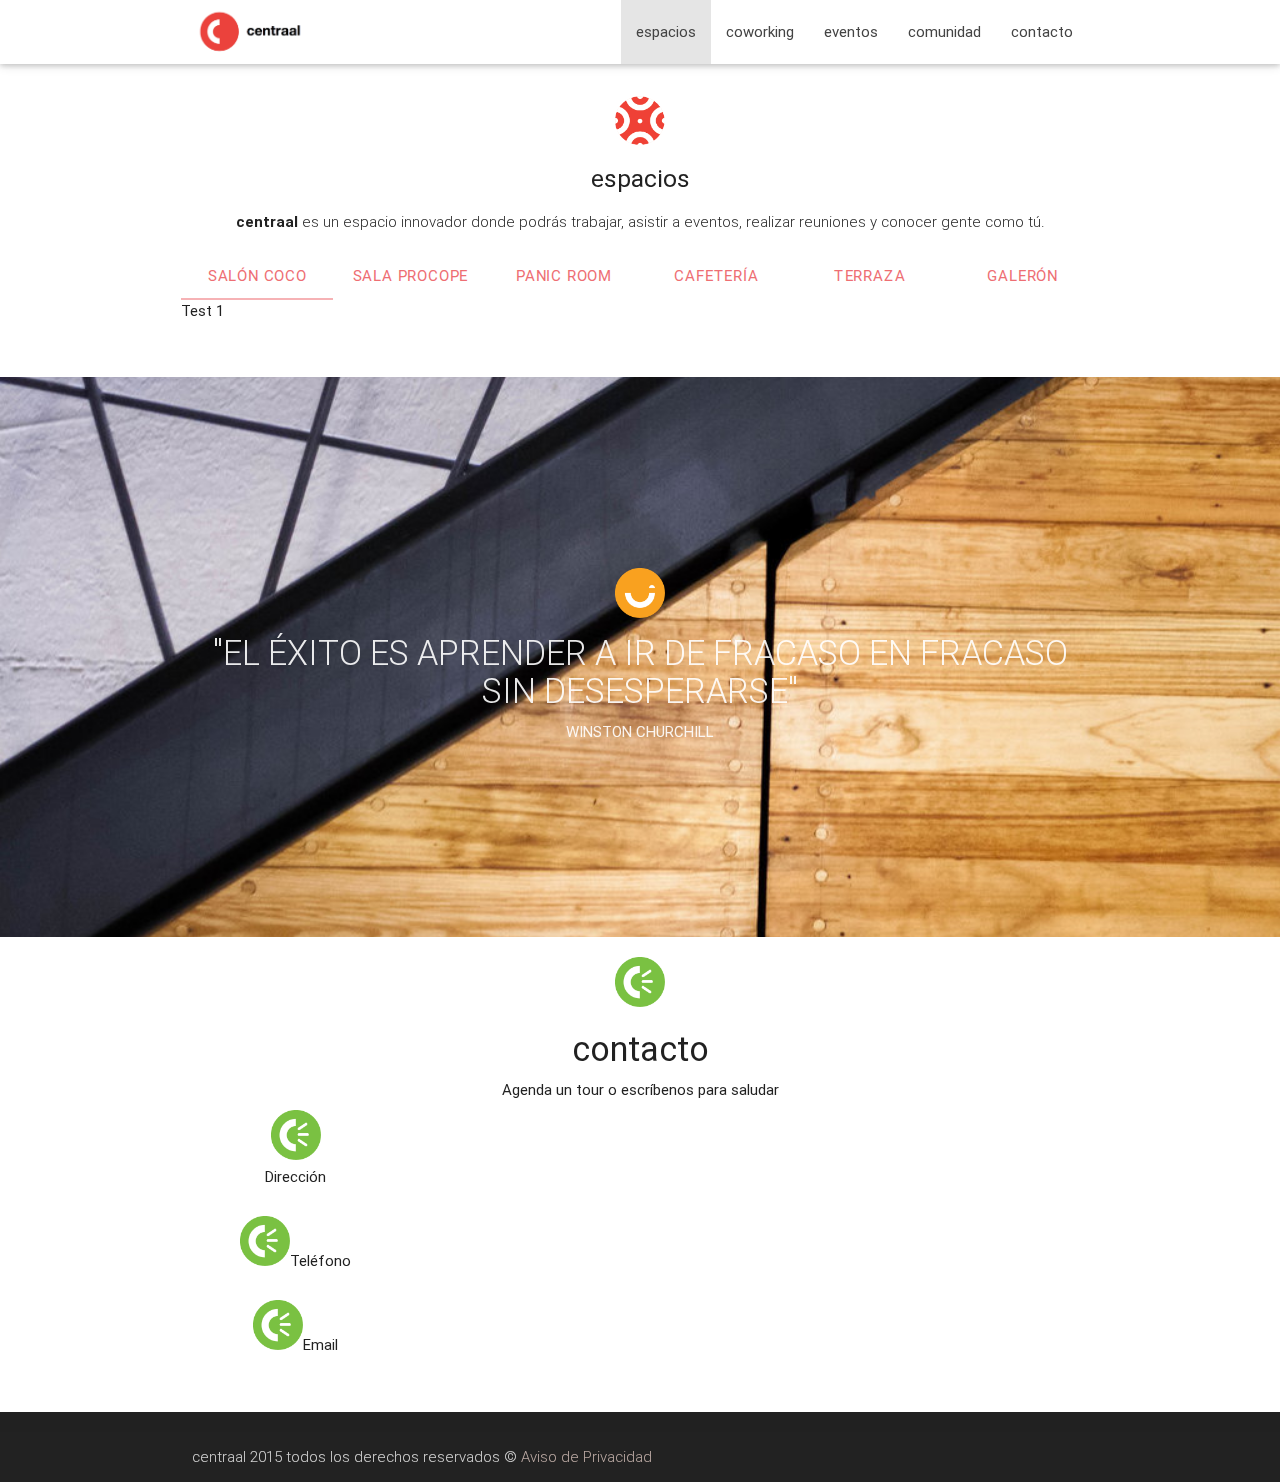
<file: parallax-template/espacios.html>
<!DOCTYPE html>
<html lang="es">
<head>
  <meta http-equiv="Content-Type" content="text/html; charset=UTF-8"/>
  <meta name="viewport" content="width=device-width, initial-scale=1, maximum-scale=1.0, user-scalable=no"/>
  <title>Parallax Template - Materialize</title>

  <!-- CSS  -->
  <link href="https://fonts.googleapis.com/icon?family=Material+Icons" rel="stylesheet">
  <link href="css/materialize.css" type="text/css" rel="stylesheet" media="screen,projection"/>
  <link href="css/style.css" type="text/css" rel="stylesheet" media="screen,projection"/>
</head>
<body>
  <nav class="white navbar-fixed" role="navigation">
    <div class="nav-wrapper container">
      <a id="logo-container" href="index.html" class="brand-logo"><img src="images/logo/LOGO_centraal2.png" style="height: 60px; vertical-align: middle"></a>
      <ul class="right hide-on-med-and-down">
        <li class="active"><a href="#espacios">espacios</a></li>
        <li><a href="#coworking">coworking</a></li>
        <li><a href="#eventos">eventos</a></li>
        <li><a href="#comunidad">comunidad</a></li>
        <li><a href="#contacto">contacto</a></li>
      </ul>

      <ul id="nav-mobile" class="side-nav">
        <li><a href="#espacios">espacios</a></li>
        <li><a href="#coworking">coworking</a></li>
        <li><a href="#eventos">eventos</a></li>
        <li><a href="#comunidad">comunidad</a></li>
        <li><a href="#contacto">contacto</a></li>
      </ul>
      <a href="#" data-activates="nav-mobile" class="button-collapse"><i class="material-icons" style="color: #000">menu</i></a>
    </div>
  </nav>

  <div id="video" class="hide-on-small-only" style="width: 100%; z-index: 1002"></div>

  <div class="slider hide-on-med-and-up" style="z-index: 1000;">
    <ul class="slides">
      <li>
        <img src="images/topslider/HomeComu.jpg" > <!-- random image -->
        
        <div class="caption center-align">
        <p>Hola</p>
          <h3>espacios de trabajo compartidos</h3>
          <h5 class="light grey-text text-lighten-3">privados | coworking</h5>
        </div>
      </li>
      <li>
        <img src="images/topslider/HomeEven.jpg" > <!-- random image -->
        <div class="caption center-align">
          <h3>espacios para realizar eventos</h3>
          <h5 class="light grey-text text-lighten-3">empresas | comunidad</h5>
        </div>
      </li>
      <li>
        <img src="images/topslider/Pasillo.jpg"> <!-- random image -->
        <div class="caption center-align">
          <h3>¡sé parte de centraal!</h3>
          <h5 class="light grey-text text-lighten-3"></h5>
        </div>
      </li>
      
    </ul>
  </div>



<!-- Inicio
Espacios Primera Sección
-->
  <div class="container">
    <div class="section" id="espacios">
      <a class="waves-effect waves-light btn modal-trigger" href="#modal1">Modal</a>


      <!--   Icon Section   -->
      <div style="height: 40px"></div>
      <div class="row">
        <div class="center-block">
          <div class="icon-block">
            <div class="center">
              <img src="images/simbologia_original/simbologia_canvas-13.png" style="height: 50px; margin-top: 5px" >
            </div>
            <h5 class="center">espacios</h5>
            <div class="center">
              <p class="light"><b>centraal</b> es un espacio innovador donde podrás trabajar, asistir a eventos, realizar reuniones y conocer gente como tú.</p>
            </div>
            <div class="row">
              <div class="col s12">
                <ul class="tabs">
                  <li class="tab col s3"><a href="#test1">Salón Coco</a></li>
                  <li class="tab col s3"><a href="#test2">Sala Procope</a></li>
                  <li class="tab col s3"><a href="#test3">Panic Room</a></li>
                  <li class="tab col s3"><a href="#test4">Cafetería</a></li>
                  <li class="tab col s3"><a href="#test4">Terraza</a></li>
                  <li class="tab col s3"><a href="#test4">Galerón</a></li>
                </ul>
              </div>
              <div id="test1" class="col s12">Test 1</div>
              <div id="test2" class="col s12">Test 2</div>
              <div id="test3" class="col s12">Test 3</div>
              <div id="test4" class="col s12">Test 4</div>
            </div>
          </div>
        </div> 
      </div>
    </div>   
  </div>

  <div class="parallax-container valign-wrapper">
    <div class="section no-pad-bot">
      <div class="container">
        <div class="row center">
          <div class="center">
            <img src="images/simbologia_original/simbologia_canvas-04.png" style="height: 50px; margin-top: 5px;" >
          </div>
          <h4 class="header col s12 light">"EL ÉXITO ES APRENDER A IR DE FRACASO EN FRACASO SIN DESESPERARSE"</h5>
          <h6>WINSTON CHURCHILL</h6>

        </div>
      </div>
    </div>
    <div class="parallax">
      <img  style="hide-on-med-and-down" src="images/parallax/1.jpg" alt="">
      <img  style="show-on-medium" src="images/parallax/1_m.jpg" alt="">
      <img  style="show-on-small" src="images/parallax/1_s.jpg" alt="">
    </div>
  </div>

  <div class="container">
    <div class="section" id="contacto">

      <div class="row">
        <div class="col s12 center">
          <img src="images/simbologia_original/simbologia_canvas-21.png" style="height: 50px; margin-top: 5px" >
          <h4>contacto</h4>
          <h6>Agenda un tour o escríbenos para saludar</h6>
          
          <div class="row">

            <div class="col s6 m3 l3">
              <div>
                <img src="images/simbologia_original/simbologia_canvas-21.png" style="height: 50px; margin-top: 5px">
              </div>
              <div>  
                Dirección
              </div>
                <br>
              <div>  
                <img src="images/simbologia_original/simbologia_canvas-21.png" style="height: 50px; margin-top: 5px">Teléfono
              </div>    
                <br>
              <div>
                <img src="images/simbologia_original/simbologia_canvas-21.png" style="height: 50px; margin-top: 5px">Email
              </div>
            </div>
            
            <div class="col s6 m6 l6">
             
            </div>

            <div class="col s6 m3 l3">

            </div>

          </div>

        </div>
      </div>

    </div>
  </div>

  <footer class="page-footer grey darken-4">
    <div class="footer-copyright">
      <div class="container">
      centraal 2015 todos los derechos reservados © <a class="brown-text text-lighten-3" href="http://materializecss.com">Aviso de Privacidad</a>
      </div>
    </div>
  </footer>
<!-- Modal Structure -->
  <div id="modal1" class="modal">
    <div class="modal-content">
      <h4>Modal Header</h4>
      <p>A bunch of text</p>
    </div>
    <div class="modal-footer">
      <a href="#!" class=" modal-action modal-close waves-effect waves-green btn-flat">Agree</a>
    </div>
  </div>

  <!--  Scripts-->
  <script src="https://code.jquery.com/jquery-2.1.1.min.js"></script>
  <script src="js/jquery.youtubebackground.js"></script>
  <script src="js/materializemin.js"></script>
  <script src="js/initmin.js"></script>
  <script>
    $ (document).ready(function(){
      $('.materialboxed').materialbox();
      $('.slider').slider();
      $('.modal-trigger').leanModal();
    });

  </script>
  </body>
</html>
</file>
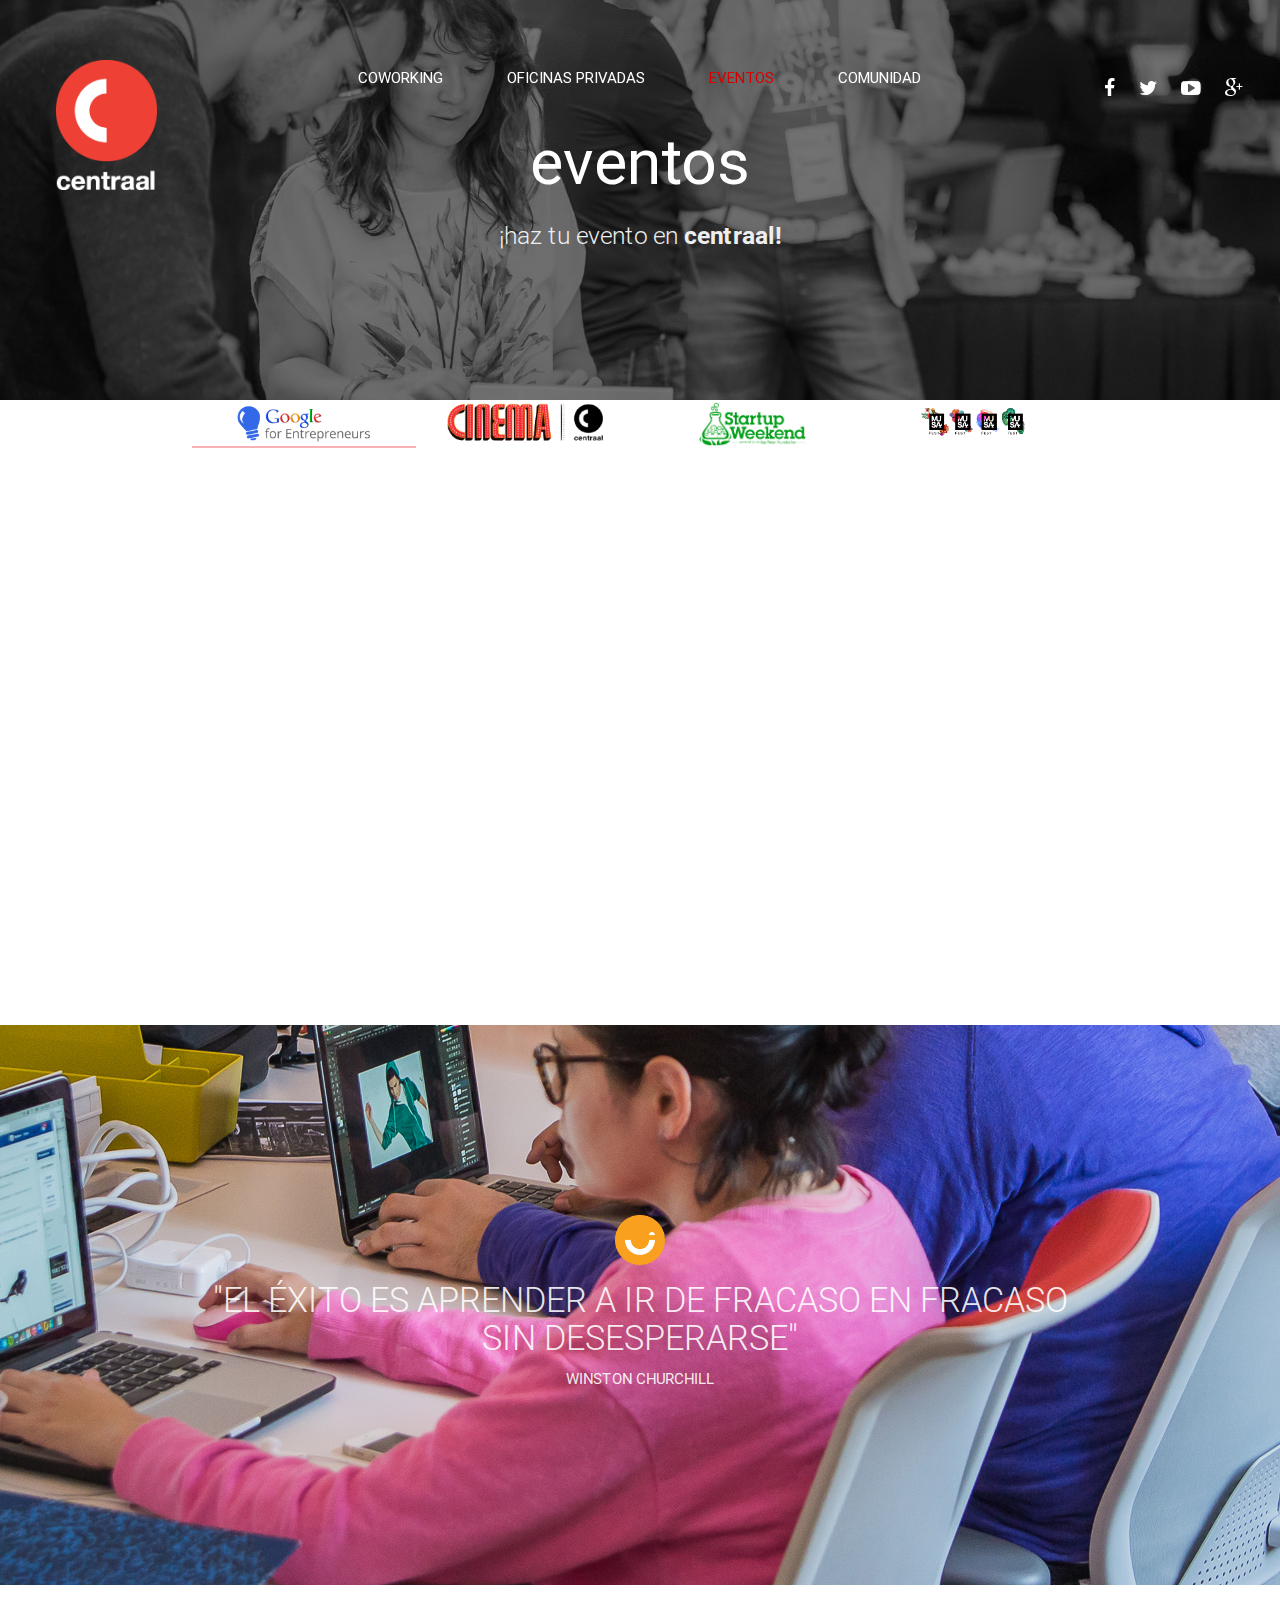
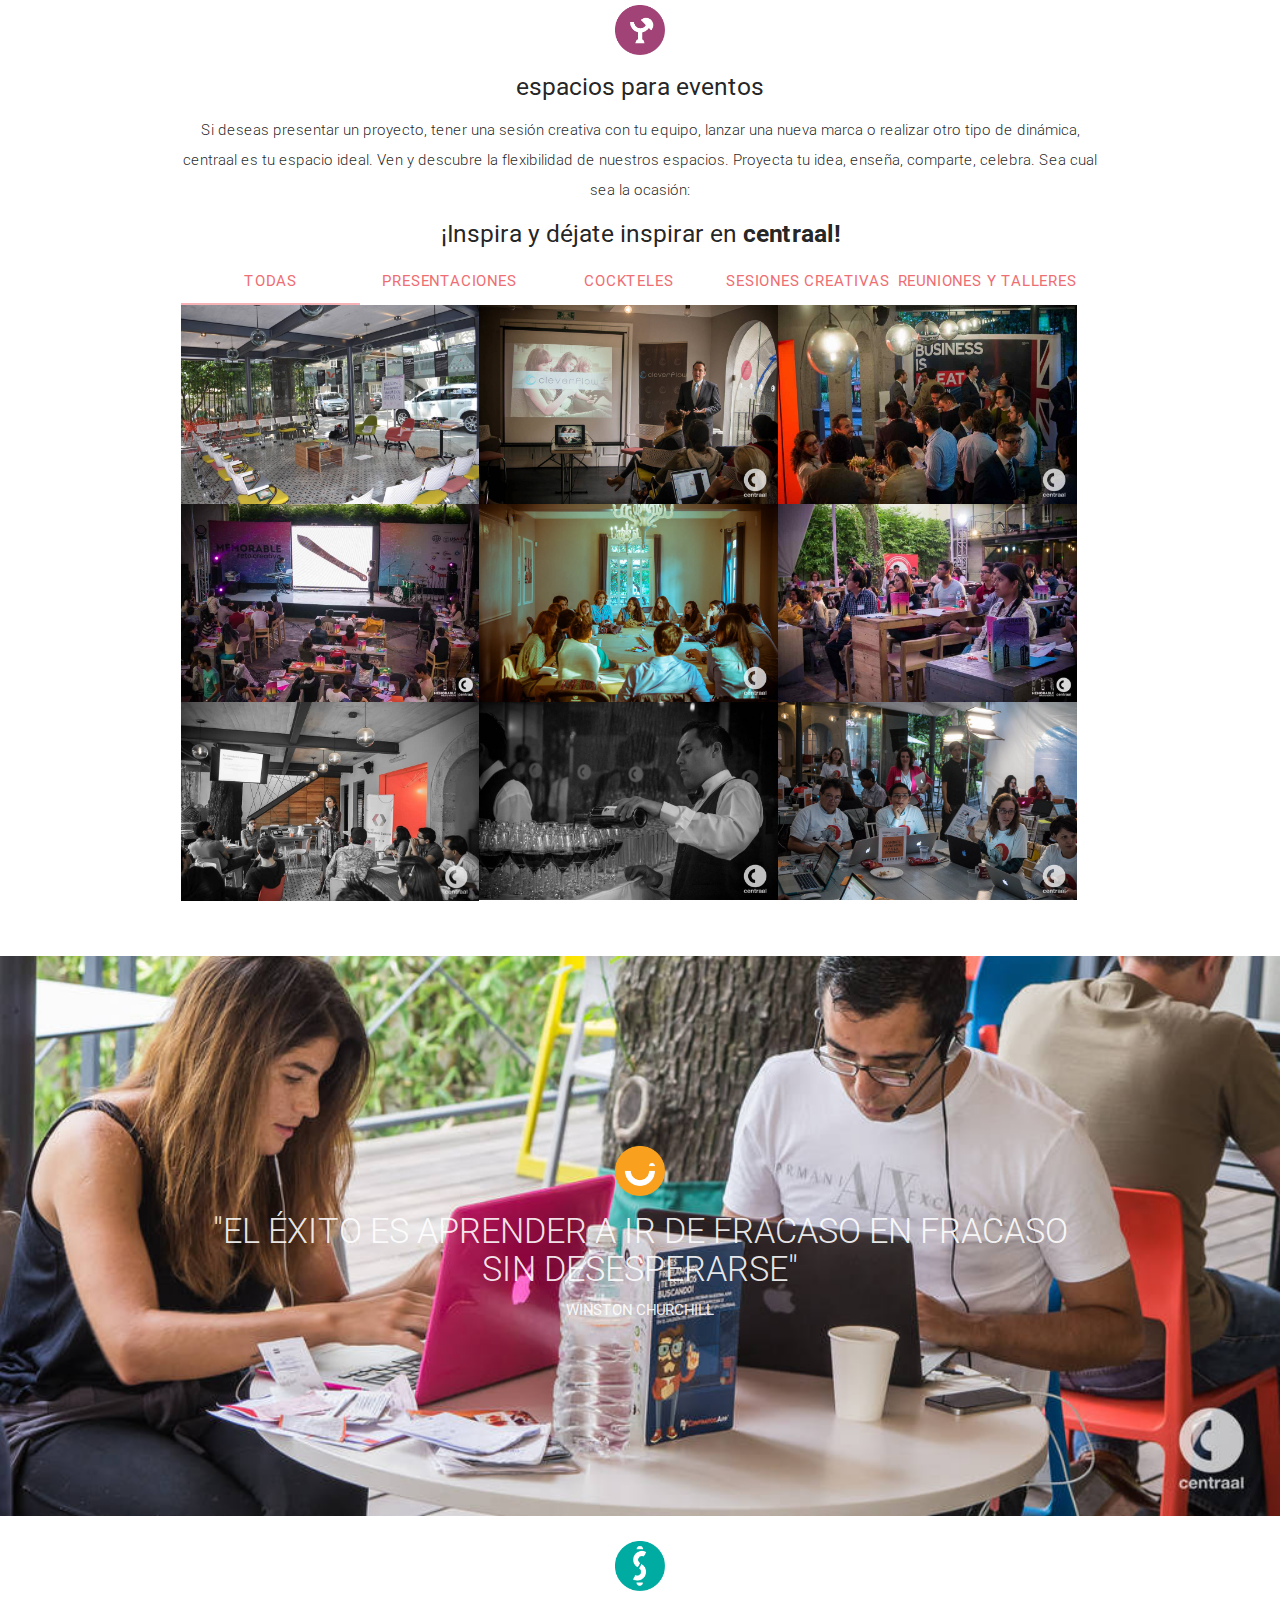
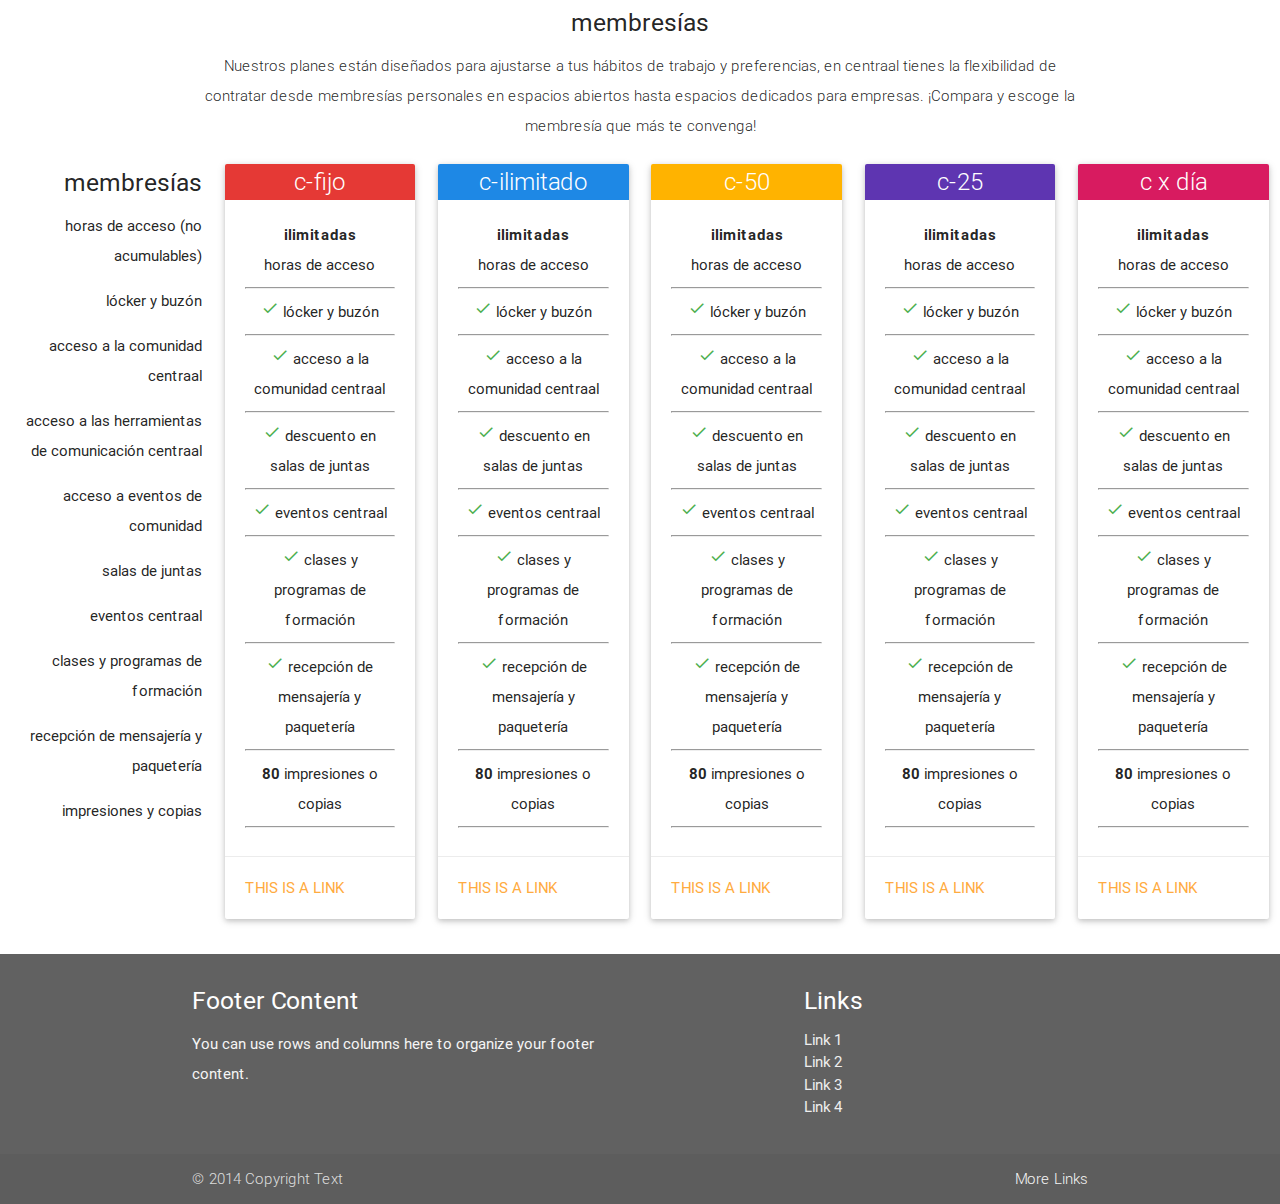
<file: parallax-template/eventos.html>
<!DOCTYPE html>
<html lang="es">
<head>
  <meta http-equiv="Content-Type" content="text/html; charset=UTF-8"/>
  <meta name="viewport" content="width=device-width, initial-scale=1, maximum-scale=1.0, user-scalable=no"/>
  <title>Centraal | Espacios de trabajo innovadores</title>

  <!-- CSS  -->
  <link href="https://fonts.googleapis.com/icon?family=Material+Icons" rel="stylesheet">
  <link href="css/materialize.css" type="text/css" rel="stylesheet" media="screen,projection"/>
  <link href="css/style.css" type="text/css" rel="stylesheet" media="screen,projection"/>
  <link rel="stylesheet" href="css/font-awesome.min.css">
</head>

<body>
  <!-- navigation -->
  <nav class="white navbar-fixed" role="navigation">
    <div class="nav-wrapper container"> 
        
        <a id="logo-container" href="index.html" class="brand-logo"><img src="images/logo/LOGO_centraal2.png" style="height: 60px; vertical-align: middle"></a> 
        
        <ul class="right hide-on-med-and-down" style="margin-right: auto; margin-left: auto;">
          <li><a href="coworking.html">coworking</a></li>
          <li><a href="oficinas.html">oficinas privadas</a></li>
          <li class="active"><a href="eventos.html">eventos</a></li>
          <li><a href="comunidad.html">comunidad</a></li>
          <li><a href="#contacto">contacto</a></li>
        </ul>

        <ul id="nav-mobile" class="side-nav">
          <li><a href="coworking.html">coworking</a></li>
          <li><a href="oficinas.html">oficinas privadas</a></li>
          <li class="active"><a href="eventos.html">eventos</a></li>
          <li><a href="comunidad.html">comunidad</a></li>
          <li><a href="#contacto">contacto</a></li>
        </ul>
        <a href="#" data-activates="nav-mobile" class="button-collapse"><i class="material-icons" style="color: #000">menu</i></a>
    </div>
  </nav>

  <!-- end navigation -->

 <div class="slider topimage" style="z-index: 1000;">
    <ul class="slides">
      <li>
        <img src="images/topslider/HomeEven.jpg" class="top-image"> <!-- random image -->
           
        <div class="caption center-align" style="width: 100%; left: 0%">
          <div class="row">
            <div class="col s2"> <a href="index.html"><img src="images/logo/LOGO_centraal2white.png" style="height: 130px; width:101px; display: inline"> </a></div>
            <div class="col s8"> 
            	<a href="coworking.html" class="waves-effect waves-gray btn-flat top-nav">coworking</a>
                <a href="oficinas.html" class="waves-effect waves-gray btn-flat top-nav">oficinas privadas</a>
                <a href="eventos.html" class="waves-effect waves-gray btn-flat top-navactive">eventos</a>
                <a href="comunidad.html" class="waves-effect waves-gray btn-flat top-nav">comunidad</a>
                <h1>eventos</h1>
                <h5 class="light grey-text text-lighten-3">¡haz tu evento en <b>centraal!</b></h5> 
              </div>
              <div class="col s2"> 
                <a class="waves-effect waves-gray btn-flat top-nav topicon" href="http://facebook.com/centraal"> <i class="fa fa-facebook"></i> </a>
                <a class="waves-effect waves-gray btn-flat top-nav topicon" href="http://twitter.com/centraal"> <i class="fa fa-twitter"></i> </a>
                <a class="waves-effect waves-gray btn-flat top-nav topicon" href="http://youtube.com/centraal"> <i class="fa fa-youtube-play"></i> </a>
                <a class="waves-effect waves-gray btn-flat top-nav topicon" href="https://plus.google.com/+Centraal/about"> <i class="fa fa-google-plus"></i> </a>
              </div>
          </div>
          
        </div>

      </li>

    </ul>
   
  </div>
  	
  	<div class="container">
    	<div class="row">
		    <div class="col s12">
		      <ul class="tabs">
		        <li class="tab col s3"><a href="#test1"><img src="images/events/logos/Google-for-Entrepreneurs-logo.png" style="max-height:100%"></a></li>
		        <li class="tab col s3"><a href="#test2"><img src="images/events/logos/Cinema-Centraal.png" style="max-height:100%"></a></li>
		        <li class="tab col s3"><a href="#test3"><img src="images/events/logos/startup-weekend.png" style="max-height:100%"></a></li>
		        <li class="tab col s3"><a href="#test4"><img src="images/events/logos/musafest.png" style="max-height:100%"></a></li>
		      </ul>
		    </div>

		    <div id="test1" class="col s12">
		    	<br>
		    	<div class="video-container">
			   		<iframe width="853" height="480" src="http://www.youtube.com/embed/KWajsgBXTzg?autoplay=1" frameborder="0" allowfullscreen></iframe>
			    </div>
		    </div>
		    
		    <div id="test2" class="col s12">
		    	<br>
		    	<div class="video-container">
			   		<iframe width="853" height="480" src="http://www.youtube.com/embed/y0gx8JE6Tug?autoplay=0" frameborder="0" allowfullscreen></iframe>
			    </div>
		    </div>
		    
		    <div id="test3" class="col s12">
		    	<br>
		    	<div class="video-container">
			   		<iframe width="853" height="480" src="http://www.youtube.com/embed/Ai536PSD4OQ?autoplay=0" frameborder="0" allowfullscreen></iframe>
			    </div>
		    </div>
		    
		    <div id="test4" class="col s12">
		    	<br>
		    	<div class="video-container">
			   		<iframe width="853" height="480" src="http://www.youtube.com/embed/tC7XB8vfxto?autoplay=0" frameborder="0" allowfullscreen></iframe>
			    </div>
		    </div>

		</div>   
	</div>

  <!-- parallax container -->
  <div class="parallax-container valign-wrapper">
    <div class="section no-pad-bot">
      <div class="container">
        <div class="row center">
          <div class="center">
            <img src="images/simbologia_original/simbologia_canvas-04.png" style="height: 50px; margin-top: 5px;" >
          </div>
          <h4 class="header col s12 light">"EL ÉXITO ES APRENDER A IR DE FRACASO EN FRACASO SIN DESESPERARSE"</h5>
          <h6>WINSTON CHURCHILL</h6>

        </div>
      </div>
    </div>
    <div class="parallax">
      <img  style="hide-on-med-and-down parallaximage" src="images/parallax/coworking/galeronteam.jpg" alt="">
    </div>
  </div>
  <!-- end parallax container -->

  
<div class="container">
    <div class="section" id="">

      <!--   Icon Section   -->
      <div class="row">

        <div class="center-block">
          <div class="icon-block">
            <div class="center">
              <img src="images/simbologia_original/simbologia_canvas-45.png" style="height: 50px; margin-top: 5px" >
            </div>
            <h5 class="center">espacios para eventos</h5>
            <div class="center">
              <p class="light">Si deseas presentar un proyecto, tener una sesión creativa con tu equipo, lanzar una nueva marca o realizar otro tipo de dinámica, centraal es tu espacio ideal. Ven y descubre la flexibilidad de nuestros espacios. Proyecta tu idea, enseña, comparte, celebra. Sea cual sea la ocasión:</p>
              <h5>¡Inspira y déjate inspirar en <b>centraal!</b></h5>
            </div>  
          </div>

          <div class="row" style="max-width: 100%">
            <div class="col s12 hide-on-small-and-down">
              <ul class="tabs">
                <li class="tab col s3"><a class="active" href="#todas">todas</a></li>
                <li class="tab col s3"><a href="#presentaciones">presentaciones</a></li>
                <li class="tab col s3"><a href="#cockteles">cockteles</a></li>
                <li class="tab col s3"><a href="#sesionescreativas">sesiones creativas</a></li>
                <li class="tab col s3"><a href="#reunionesytalleres">reuniones y talleres</a></li>
              </ul>
            </div>
            <div class="col s12 hide-on-med-and-up">
              <ul class="tabs">
                <li class="tab col s3"><a class="active" href="#todas">todas</a></li>
                <li class="tab col s3"><a href="#presentaciones">p</a></li>
                <li class="tab col s3"><a href="#cockteles">c</a></li>
                <li class="tab col s3"><a href="#sesionescreativas">s</a></li>
                <li class="tab col s3"><a href="#reunionesytalleres">r</a></li>
              </ul>
            </div>

            <div id="todas" class="col s12">
              <div class="col s12 m6 l4" style="padding: 0; margin: 0"> <img src="images/events/resized/sesioncreativa1.jpg" class="materialboxed" width= "100%"></div>

              <div class="col s12 m6 l4" style="padding: 0; margin: 0"> <img src="images/events/resized/reunionesytaller1.jpg" class="materialboxed" width= "100%"></div>

              <div class="col s12 m6 l4" style="padding: 0; margin: 0"> <img src="images/events/resized/cocktel1o.jpg" class="materialboxed" width= "100%"></div>
              
              <div class="col s12 m6 l4" style="padding: 0; margin: 0"> <img src="images/events/resized/presentacion1o.jpg" class="materialboxed" width= "100%"></div>

              <div class="col s12 m6 l4" style="padding: 0; margin: 0"> <img src="images/events/resized/reunionesytaller2.jpg" class="materialboxed" width= "100%"></div>

              <div class="col s12 m6 l4" style="padding: 0; margin: 0"> <img src="images/events/resized/sesioncreativa3o.jpg" class="materialboxed" width= "100%"></div>

              <div class="col s12 m6 l4" style="padding: 0; margin: 0"> <img src="images/events/resized/presentacion2.jpg" class="materialboxed" width= "100%"></div>

              <div class="col s12 m6 l4" style="padding: 0; margin: 0"> <img src="images/events/resized/cocktel2.jpg" class="materialboxed" width= "100%"></div>
              
              <div class="col s12 m6 l4" style="padding: 0; margin: 0"> <img src="images/events/resized/sesioncreativa2.jpg" class="materialboxed" width= "100%"></div>
            </div>

            <div id="presentaciones" class="col s12">
            </div>

            <div id="cockteles" class="col s12">Test 3
            </div>

            <div id="sesionescreativas" class="col s12">Test 4
            </div>

            <div id="reunionesytalleres" class="col s12">Test 4
            </div>

          </div>

        </div> 
      </div>
    </div>   
  </div>
  <!-- parallax container -->
  <div class="parallax-container valign-wrapper">
    <div class="section no-pad-bot">
      <div class="container">
        <div class="row center">
          <div class="center">
            <img src="images/simbologia_original/simbologia_canvas-04.png" style="height: 50px; margin-top: 5px;" >
          </div>
          <h4 class="header col s12 light">"EL ÉXITO ES APRENDER A IR DE FRACASO EN FRACASO SIN DESESPERARSE"</h5>
          <h6>WINSTON CHURCHILL</h6>

        </div>
      </div>
    </div>
    <div class="parallax">
      <img  style="hide-on-med-and-down parallaximg" src="images/parallax/coworking/terraza.jpg" alt="">
    </div>
  </div>
  <!-- end parallax container -->

  <!-- memberships -->
  	<div style="height: 20px"></div>
  	<div class="center">
      <img src="images/simbologia_original/simbologia_canvas-11.png" style="height: 50px; margin-top: 5px" >
    </div>  
    
    <h5 class="center">membresías</h5>
    
    <div class="center container">             
      <p class="light">Nuestros planes están diseñados para ajustarse a tus hábitos de trabajo y preferencias, en centraal tienes la flexibilidad de contratar desde membresías personales en espacios abiertos hasta espacios dedicados para empresas. ¡Compara y escoge la membresía que más te convenga!</p>
    </div>

   	  <div class="row">
   	  	
   	  	<div class="col l2" style="text-align: right">
   	  		<h5>membresías</h5>
   	  		<p>horas de acceso (no acumulables)</p>
   	  		<p>lócker y buzón</p>
   	  		<p>acceso a la comunidad centraal</p>
   	  		<p>acceso a las herramientas de comunicación centraal</p>
   	  		<p>acceso a eventos de comunidad</p>
   	  		<p>salas de juntas</p>
   	  		<p>eventos centraal</p>
   	  		<p>clases y programas de formación</p>
   	  		<p>recepción de mensajería y paquetería</p>
   	  		<p>impresiones y copias</p>
        </div>

        <div class="col l2">
          <div class="card hoverable">
            <div style="background-color: #e53935; text-align: center">
              
              <span class="card-title">c-fijo</span>
            </div>
            <div class="card-content" style="text-align: center">
              <p><b>ilimitadas</b><br> horas de acceso</p>
              <hr>
              <p> <i class="material-icons" style="font-size: 18px; color:#4caf50">done</i> lócker y buzón</p>
              <hr>
              <p> <i class="material-icons" style="font-size: 18px; color:#4caf50">done</i> acceso a la comunidad centraal</p>
              <hr>
              <p> <i class="material-icons" style="font-size: 18px; color:#4caf50">done</i> descuento en salas de juntas</p>
              <hr>
              <p> <i class="material-icons" style="font-size: 18px; color:#4caf50">done</i> eventos centraal</p>
              <hr>
              <p> <i class="material-icons" style="font-size: 18px; color:#4caf50">done</i> clases y programas de formación</p>
              <hr>
              <p> <i class="material-icons" style="font-size: 18px; color:#4caf50">done</i> recepción de mensajería y paquetería</p>
              <hr>
              <p> <b>80</b> impresiones o copias</p>
              <hr>
            </div>
            <div class="card-action">
              <a href="#">This is a link</a>
            </div>
          </div>
        </div>

        <div class="col l2">
          <div class="card hoverable">
            <div style="background-color: #1e88e5; text-align: center">
              
              <span class="card-title">c-ilimitado</span>
            </div>
            <div class="card-content" style="text-align: center">
              <p><b>ilimitadas</b><br> horas de acceso</p>
              <hr>
              <p> <i class="material-icons" style="font-size: 18px; color:#4caf50">done</i> lócker y buzón</p>
              <hr>
              <p> <i class="material-icons" style="font-size: 18px; color:#4caf50">done</i> acceso a la comunidad centraal</p>
              <hr>
              <p> <i class="material-icons" style="font-size: 18px; color:#4caf50">done</i> descuento en salas de juntas</p>
              <hr>
              <p> <i class="material-icons" style="font-size: 18px; color:#4caf50">done</i> eventos centraal</p>
              <hr>
              <p> <i class="material-icons" style="font-size: 18px; color:#4caf50">done</i> clases y programas de formación</p>
              <hr>
              <p> <i class="material-icons" style="font-size: 18px; color:#4caf50">done</i> recepción de mensajería y paquetería</p>
              <hr>
              <p> <b>80</b> impresiones o copias</p>
              <hr>
            </div>
            <div class="card-action">
              <a>This is a link</a>
            </div>
          </div>
        </div>

        <div class="col l2">
          <div class="card hoverable">
            <div style="background-color: #ffb300; text-align: center">
              
              <span class="card-title">c-50</span>
            </div>
            <div class="card-content" style="text-align: center">
              <p><b>ilimitadas</b><br> horas de acceso</p>
              <hr>
              <p> <i class="material-icons" style="font-size: 18px; color:#4caf50">done</i> lócker y buzón</p>
              <hr>
              <p> <i class="material-icons" style="font-size: 18px; color:#4caf50">done</i> acceso a la comunidad centraal</p>
              <hr>
              <p> <i class="material-icons" style="font-size: 18px; color:#4caf50">done</i> descuento en salas de juntas</p>
              <hr>
              <p> <i class="material-icons" style="font-size: 18px; color:#4caf50">done</i> eventos centraal</p>
              <hr>
              <p> <i class="material-icons" style="font-size: 18px; color:#4caf50">done</i> clases y programas de formación</p>
              <hr>
              <p> <i class="material-icons" style="font-size: 18px; color:#4caf50">done</i> recepción de mensajería y paquetería</p>
              <hr>
              <p> <b>80</b> impresiones o copias</p>
              <hr>
            </div>
            <div class="card-action">
              <a>This is a link</a>
            </div>
          </div>
        </div>

        <div class="col l2">
          <div class="card hoverable">
            <div style="background-color: #5e35b1; text-align: center">
              
              <span class="card-title">c-25</span>
            </div>
            <div class="card-content" style="text-align: center">
              <p><b>ilimitadas</b><br> horas de acceso</p>
              <hr>
              <p> <i class="material-icons" style="font-size: 18px; color:#4caf50">done</i> lócker y buzón</p>
              <hr>
              <p> <i class="material-icons" style="font-size: 18px; color:#4caf50">done</i> acceso a la comunidad centraal</p>
              <hr>
              <p> <i class="material-icons" style="font-size: 18px; color:#4caf50">done</i> descuento en salas de juntas</p>
              <hr>
              <p> <i class="material-icons" style="font-size: 18px; color:#4caf50">done</i> eventos centraal</p>
              <hr>
              <p> <i class="material-icons" style="font-size: 18px; color:#4caf50">done</i> clases y programas de formación</p>
              <hr>
              <p> <i class="material-icons" style="font-size: 18px; color:#4caf50">done</i> recepción de mensajería y paquetería</p>
              <hr>
              <p> <b>80</b> impresiones o copias</p>
              <hr>
            </div>
            <div class="card-action">
              <a>This is a link</a>
            </div>
          </div>
        </div>

        <div class="col l2">
          <div class="card hoverable">
            <div style="background-color: #d81b60; text-align: center">
              
              <span class="card-title">c x día</span>
            </div>
            <div class="card-content" style="text-align: center">
              <p><b>ilimitadas</b><br> horas de acceso</p>
              <hr>
              <p> <i class="material-icons" style="font-size: 18px; color:#4caf50; position: left">done</i> lócker y buzón</p>
              <hr>
              <p> <i class="material-icons" style="font-size: 18px; color:#4caf50">done</i> acceso a la comunidad centraal</p>
              <hr>
              <p> <i class="material-icons" style="font-size: 18px; color:#4caf50">done</i> descuento en salas de juntas</p>
              <hr>
              <p> <i class="material-icons" style="font-size: 18px; color:#4caf50">done</i> eventos centraal</p>
              <hr>
              <p> <i class="material-icons" style="font-size: 18px; color:#4caf50">done</i> clases y programas de formación</p>
              <hr>
              <p> <i class="material-icons" style="font-size: 18px; color:#4caf50">done</i> recepción de mensajería y paquetería</p>
              <hr>
              <p> <b>80</b> impresiones o copias</p>
              <hr>
            </div>
            <div class="card-action">
              <a >This is a link</a>
            </div>
          </div>
        </div>

      </div>

  	<footer class="page-footer grey darken-2">
	  <div class="container">
	    <div class="row">
	      <div class="col l6 s12">
	        <h5 class="white-text">Footer Content</h5>
	        <p class="grey-text text-lighten-4">You can use rows and columns here to organize your footer content.</p>
	      </div>
	      <div class="col l4 offset-l2 s12">
	        <h5 class="white-text">Links</h5>
	        <ul>
	          <li><a class="grey-text text-lighten-3" href="#!">Link 1</a></li>
	          <li><a class="grey-text text-lighten-3" href="#!">Link 2</a></li>
	          <li><a class="grey-text text-lighten-3" href="#!">Link 3</a></li>
	          <li><a class="grey-text text-lighten-3" href="#!">Link 4</a></li>
	        </ul>
	      </div>
	    </div>
	  </div>
	  <div class="footer-copyright">
	    <div class="container">
	    © 2014 Copyright Text
	    <a class="grey-text text-lighten-4 right" href="#!">More Links</a>
	    </div>
	  </div>
	</footer>

  <!-- Modal Structure -->
  <div id="modal1" class="modal">
    <div class="modal-content">
      <h4>Modal Header</h4>
      <p>A bunch of text</p>
    </div>
    <div class="modal-footer">
      <a href="#!" class=" modal-action modal-close waves-effect waves-green btn-flat">Agree</a>
    </div>
  </div>
  <!-- end modals -->

  <!--  Scripts-->
  <script src="https://code.jquery.com/jquery-2.1.1.min.js"></script>
  <script src="js/jquery.youtubebackground.js"></script>
  <script src="js/materializemin.js"></script>
  <script src="js/initmin.js"></script>
  <script>
    $ (document).ready(function(){
      $('.materialboxed').materialbox();
      $('.slider').slider({autoplay: false});
      $('.modal-trigger').leanModal();
    });

  </script>
<!-- begin olark code -->
<script data-cfasync="false" type='text/javascript'>/*<![CDATA[*/window.olark||(function(c){var f=window,d=document,l=f.location.protocol=="https:"?"https:":"http:",z=c.name,r="load";var nt=function(){
f[z]=function(){
(a.s=a.s||[]).push(arguments)};var a=f[z]._={
},q=c.methods.length;while(q--){(function(n){f[z][n]=function(){
f[z]("call",n,arguments)}})(c.methods[q])}a.l=c.loader;a.i=nt;a.p={
0:+new Date};a.P=function(u){
a.p[u]=new Date-a.p[0]};function s(){
a.P(r);f[z](r)}f.addEventListener?f.addEventListener(r,s,false):f.attachEvent("on"+r,s);var ld=function(){function p(hd){
hd="head";return["<",hd,"></",hd,"><",i,' onl' + 'oad="var d=',g,";d.getElementsByTagName('head')[0].",j,"(d.",h,"('script')).",k,"='",l,"//",a.l,"'",'"',"></",i,">"].join("")}var i="body",m=d[i];if(!m){
return setTimeout(ld,100)}a.P(1);var j="appendChild",h="createElement",k="src",n=d[h]("div"),v=n[j](d[h](z)),b=d[h]("iframe"),g="document",e="domain",o;n.style.display="none";m.insertBefore(n,m.firstChild).id=z;b.frameBorder="0";b.id=z+"-loader";if(/MSIE[ ]+6/.test(navigator.userAgent)){
b.src="javascript:false"}b.allowTransparency="true";v[j](b);try{
b.contentWindow[g].open()}catch(w){
c[e]=d[e];o="javascript:var d="+g+".open();d.domain='"+d.domain+"';";b[k]=o+"void(0);"}try{
var t=b.contentWindow[g];t.write(p());t.close()}catch(x){
b[k]=o+'d.write("'+p().replace(/"/g,String.fromCharCode(92)+'"')+'");d.close();'}a.P(2)};ld()};nt()})({
loader: "static.olark.com/jsclient/loader0.js",name:"olark",methods:["configure","extend","declare","identify"]});
/* custom configuration goes here (www.olark.com/documentation) */
olark.identify('5011-486-10-2869');/*]]>*/</script><noscript><a href="https://www.olark.com/site/5011-486-10-2869/contact" title="¿Más preguntas? contáctanos" target="_blank">Questions? Feedback?</a>  <a href="http://www.olark.com?welcome" title="Olark live chat software"></a></noscript>
<!-- end olark code -->
</body>
</html>
</file>
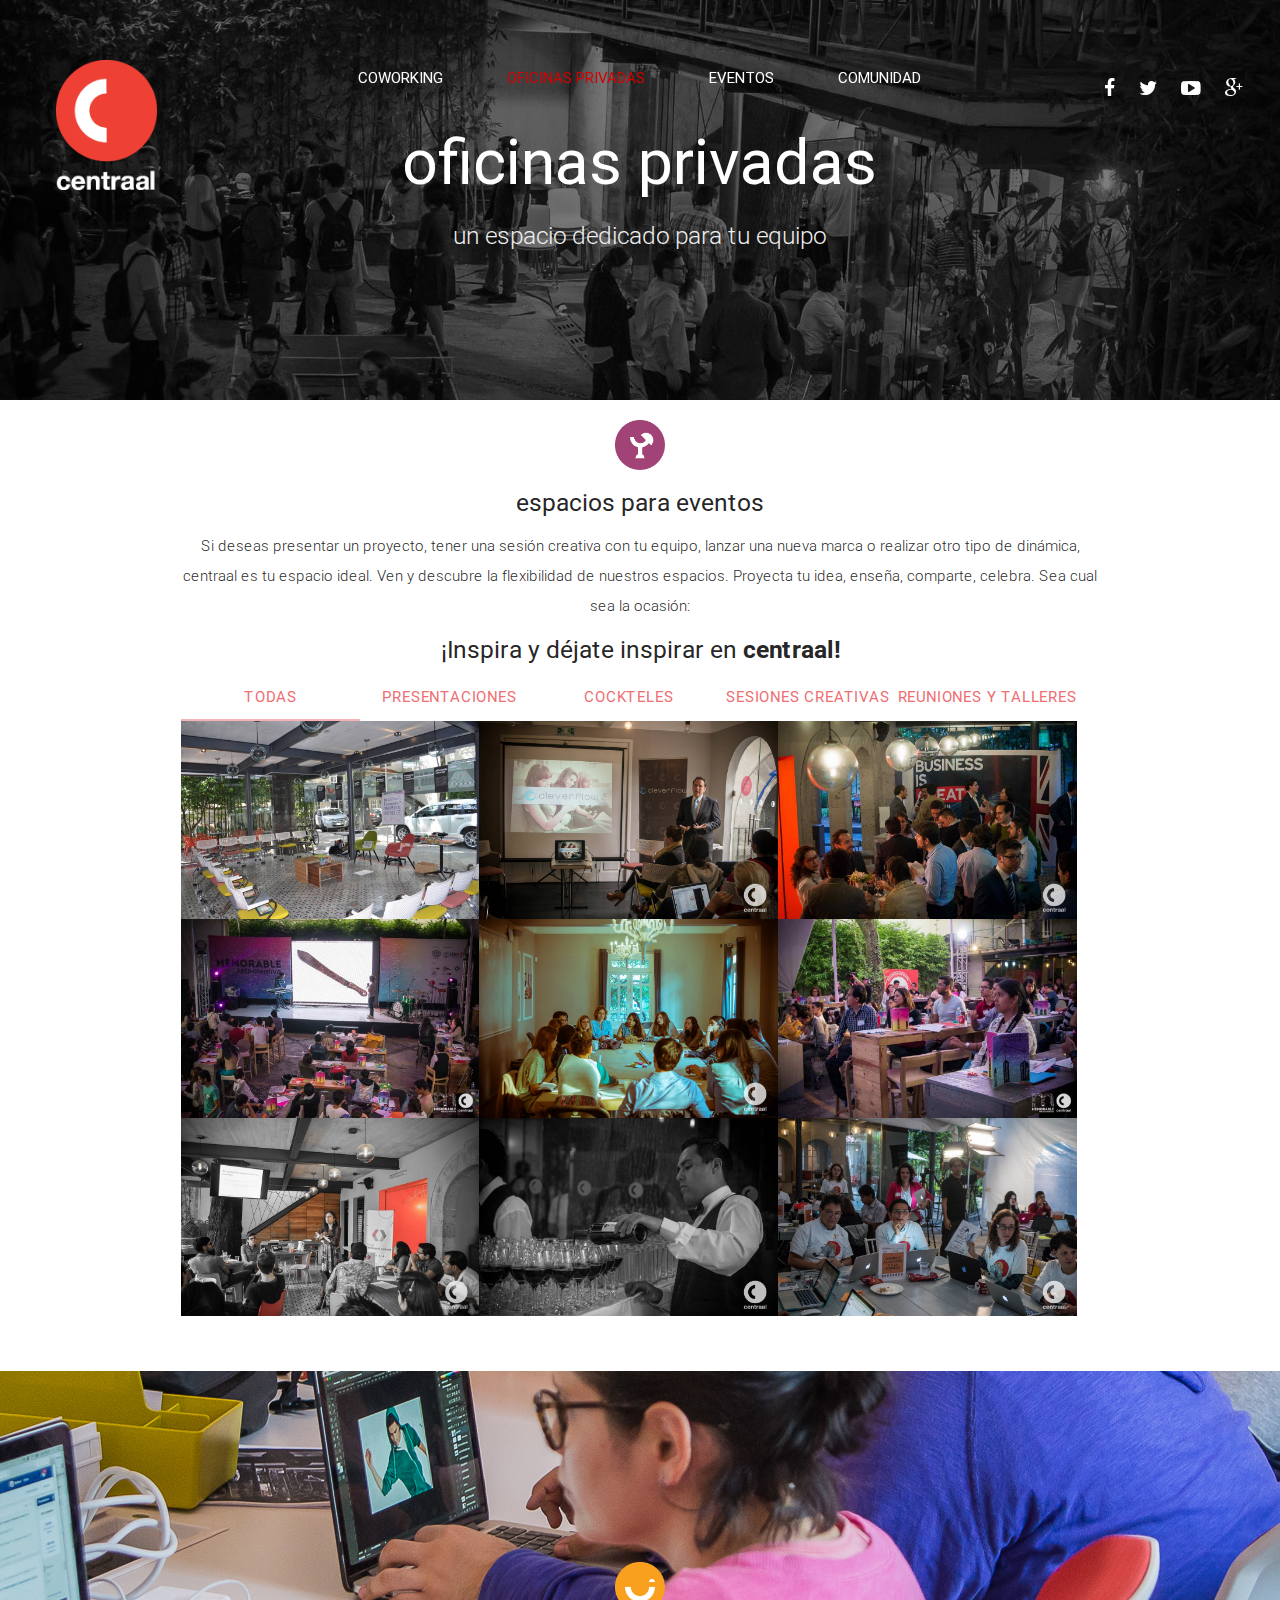
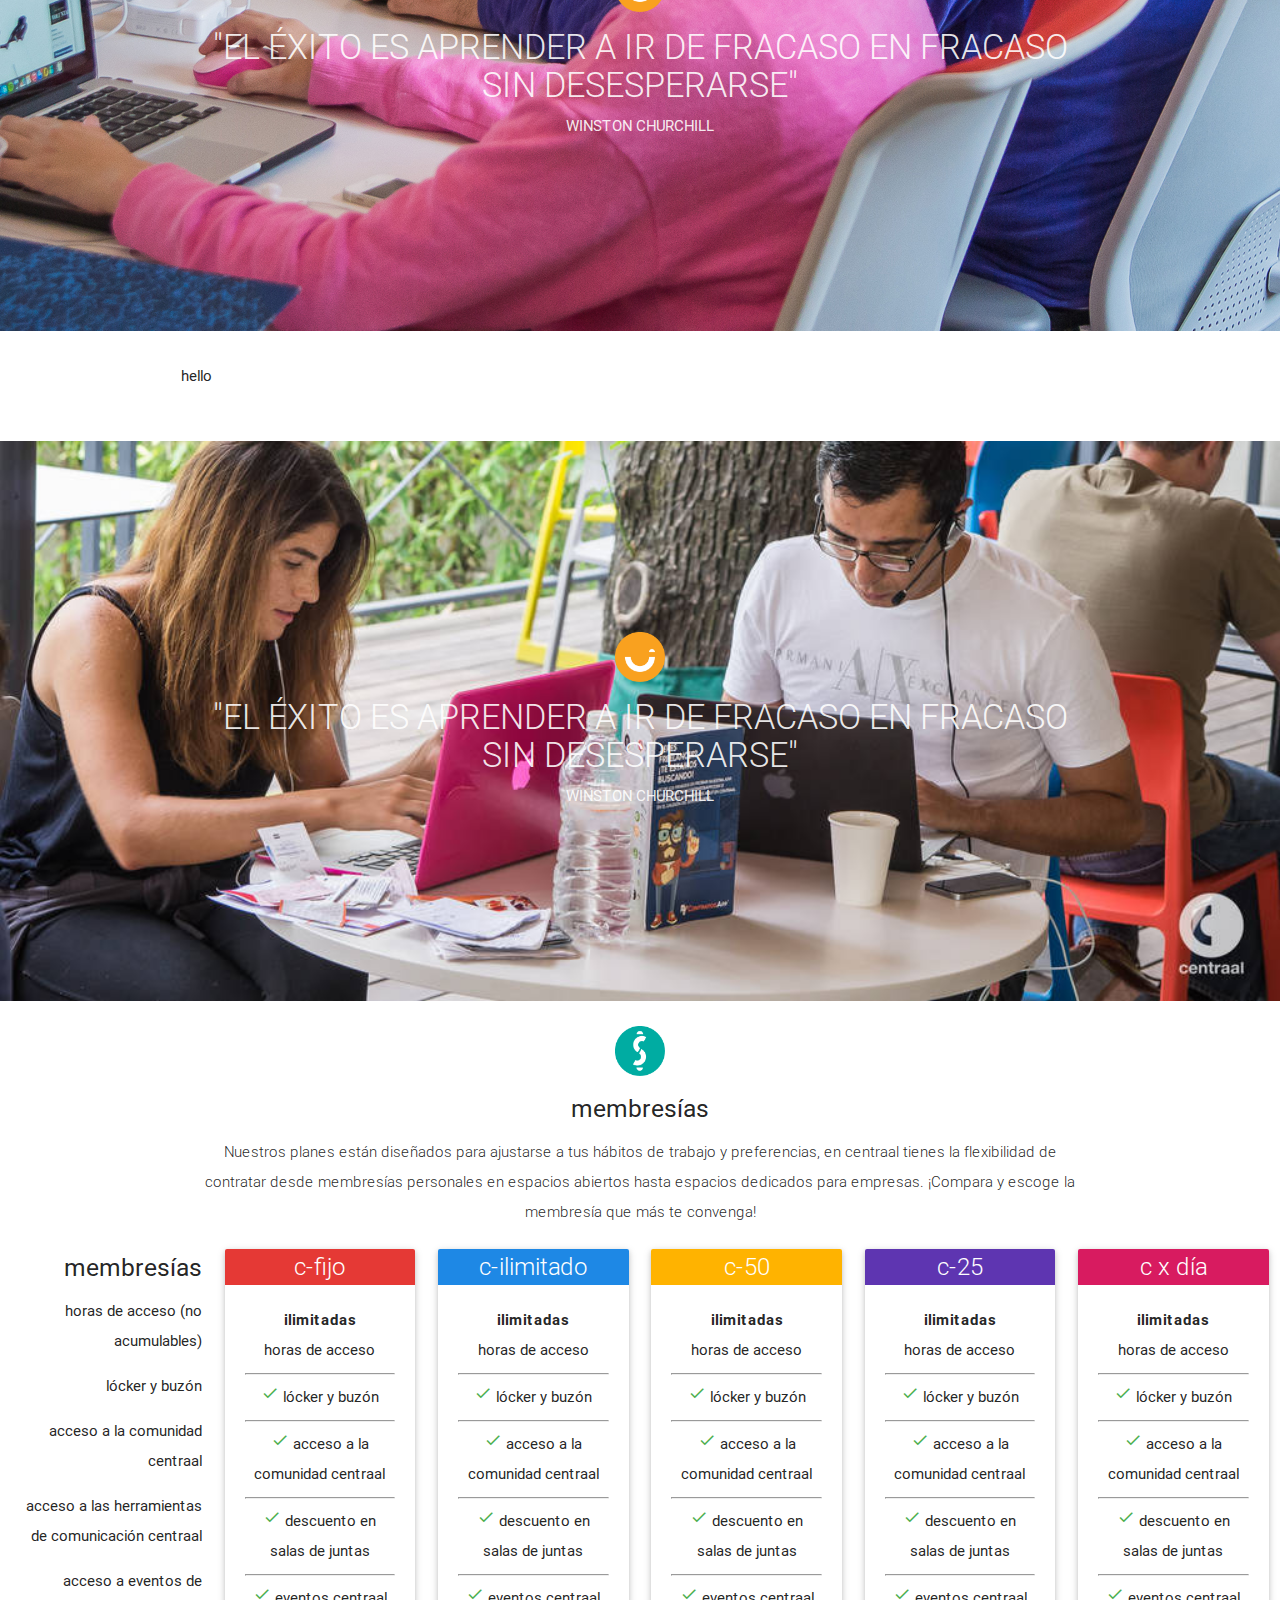
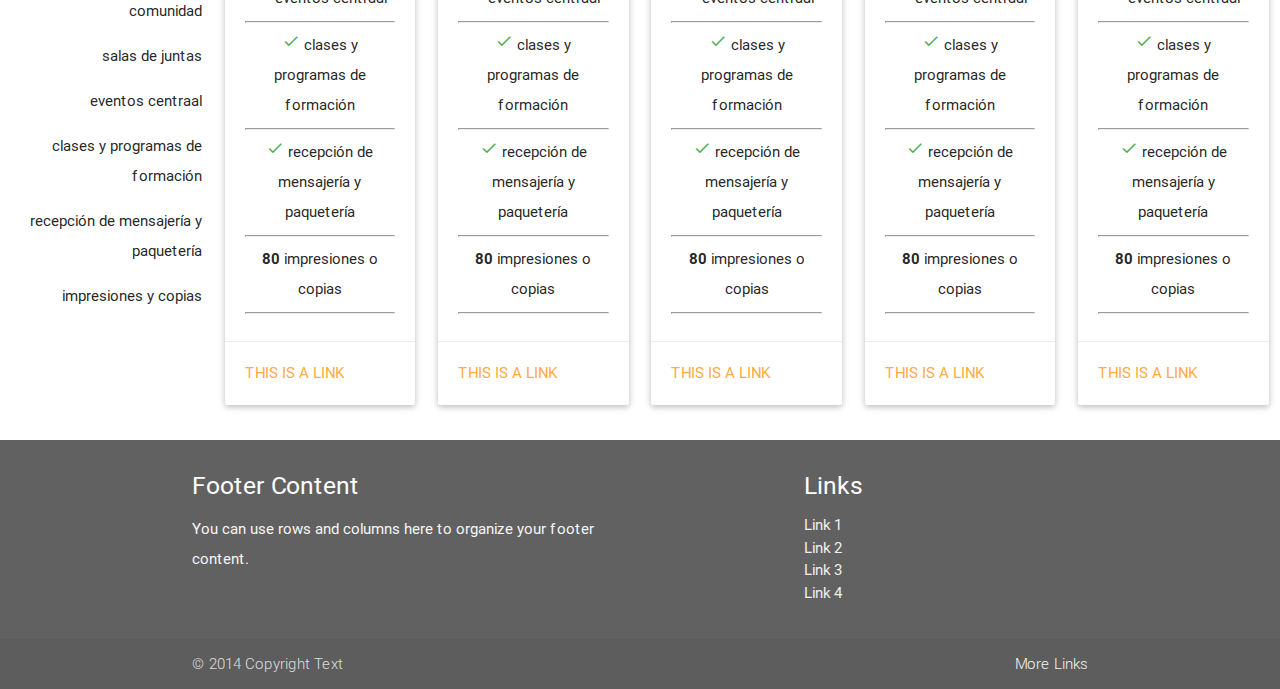
<file: parallax-template/oficinas.html>
<!DOCTYPE html>
<html lang="es">
<head>
  <meta http-equiv="Content-Type" content="text/html; charset=UTF-8"/>
  <meta name="viewport" content="width=device-width, initial-scale=1, maximum-scale=1.0, user-scalable=no"/>
  <title>Centraal | Espacios de trabajo innovadores</title>

  <!-- CSS  -->
  <link href="https://fonts.googleapis.com/icon?family=Material+Icons" rel="stylesheet">
  <link href="css/materialize.css" type="text/css" rel="stylesheet" media="screen,projection"/>
  <link href="css/style.css" type="text/css" rel="stylesheet" media="screen,projection"/>
  <link rel="stylesheet" href="css/font-awesome.min.css">
</head>

<body>
  <!-- navigation -->
  <nav class="white navbar-fixed" role="navigation">
    <div class="nav-wrapper container"> 
        
        <a id="logo-container" href="index.html" class="brand-logo"><img src="images/logo/LOGO_centraal2.png" style="height: 60px; vertical-align: middle"></a> 
        
        <ul class="right hide-on-med-and-down" style="margin-right: auto; margin-left: auto;">
          <li><a href="coworking.html">coworking</a></li>
          <li class="active"><a href="oficinas.html">oficinas privadas</a></li>
          <li><a href="eventos.html">eventos</a></li>
          <li><a href="comunidad.html">comunidad</a></li>
          <li><a href="#contacto">contacto</a></li>
        </ul>

        <ul id="nav-mobile" class="side-nav">
          <li><a href="coworking.html">coworking</a></li>
          <li class="active"><a href="oficinas.html">oficinas privadas</a></li>
          <li><a href="eventos.html">eventos</a></li>
          <li><a href="comunidad.html">comunidad</a></li>
          <li><a href="#contacto">contacto</a></li>
        </ul>
        <a href="#" data-activates="nav-mobile" class="button-collapse"><i class="material-icons" style="color: #000">menu</i></a>
    </div>
  </nav>

  <!-- end navigation -->

 <div class="slider topimage" style="z-index: 1000;">
    <ul class="slides">
      <li>
        <img src="images/topslider/HomeComu.jpg" class="top-image"> <!-- random image -->
           
        <div class="caption center-align" style="width: 100%; left: 0%">
          <div class="row">
            <div class="col s2"> <a href="index.html"><img src="images/logo/LOGO_centraal2white.png" style="height: 130px; width:101px; display: inline"> </a></div>
            <div class="col s8"> 
                <a href="coworking.html" class="waves-effect waves-gray btn-flat top-nav">coworking</a>
                <a href="oficinas.html" class="waves-effect waves-gray btn-flat top-navactive">oficinas privadas</a>
                <a href="eventos.html" class="waves-effect waves-gray btn-flat top-nav">eventos</a>
                <a href="comunidad.html" class="waves-effect waves-gray btn-flat top-nav">comunidad</a>
                <h1>oficinas privadas</h1>
                <h5 class="light grey-text text-lighten-3">un espacio dedicado para tu equipo</h5> 
              </div>
              <div class="col s2"> 
                <a class="waves-effect waves-gray btn-flat top-nav topicon" href="http://facebook.com/centraal"> <i class="fa fa-facebook"></i> </a>
                <a class="waves-effect waves-gray btn-flat top-nav topicon" href="http://twitter.com/centraal"> <i class="fa fa-twitter"></i> </a>
                <a class="waves-effect waves-gray btn-flat top-nav topicon" href="http://youtube.com/centraal"> <i class="fa fa-youtube-play"></i> </a>
                <a class="waves-effect waves-gray btn-flat top-nav topicon" href="https://plus.google.com/+Centraal/about"> <i class="fa fa-google-plus"></i> </a>
              </div>
          </div>
          
        </div>

      </li>

    </ul>
  </div>

  <div class="container">
    <div class="section" id="">

      <!--   Icon Section   -->
      <div class="row">
        <div class="center-block">
          <div class="icon-block">
            <div class="center">
              <img src="images/simbologia_original/simbologia_canvas-45.png" style="height: 50px; margin-top: 5px" >
            </div>  
            <h5 class="center">espacios para eventos</h5>
            <div class="center">
              <p class="light">Si deseas presentar un proyecto, tener una sesión creativa con tu equipo, lanzar una nueva marca o realizar otro tipo de dinámica, centraal es tu espacio ideal. Ven y descubre la flexibilidad de nuestros espacios. Proyecta tu idea, enseña, comparte, celebra. Sea cual sea la ocasión:</p>
              <h5>¡Inspira y déjate inspirar en <b>centraal!</b></h5>
            </div>  
          </div>

          <div class="row" style="max-width: 100%">
            <div class="col s12 hide-on-small-and-down">
              <ul class="tabs">
                <li class="tab col s3"><a class="active" href="#todas">todas</a></li>
                <li class="tab col s3"><a href="#presentaciones">presentaciones</a></li>
                <li class="tab col s3"><a href="#cockteles">cockteles</a></li>
                <li class="tab col s3"><a href="#sesionescreativas">sesiones creativas</a></li>
                <li class="tab col s3"><a href="#reunionesytalleres">reuniones y talleres</a></li>
              </ul>
            </div>
            <div class="col s12 hide-on-med-and-up">
              <ul class="tabs">
                <li class="tab col s3"><a class="active" href="#todas">todas</a></li>
                <li class="tab col s3"><a href="#presentaciones">p</a></li>
                <li class="tab col s3"><a href="#cockteles">c</a></li>
                <li class="tab col s3"><a href="#sesionescreativas">s</a></li>
                <li class="tab col s3"><a href="#reunionesytalleres">r</a></li>
              </ul>
            </div>

            <div id="todas" class="col s12">
              <div class="col s12 m6 l4" style="padding: 0; margin: 0"> <img src="images/events/resized/sesioncreativa1.jpg" class="materialboxed" width= "100%"></div>

              <div class="col s12 m6 l4" style="padding: 0; margin: 0"> <img src="images/events/resized/reunionesytaller1.jpg" class="materialboxed" width= "100%"></div>

              <div class="col s12 m6 l4" style="padding: 0; margin: 0"> <img src="images/events/resized/cocktel1o.jpg" class="materialboxed" width= "100%"></div>
              
              <div class="col s12 m6 l4" style="padding: 0; margin: 0"> <img src="images/events/resized/presentacion1o.jpg" class="materialboxed" width= "100%"></div>

              <div class="col s12 m6 l4" style="padding: 0; margin: 0"> <img src="images/events/resized/reunionesytaller2.jpg" class="materialboxed" width= "100%"></div>

              <div class="col s12 m6 l4" style="padding: 0; margin: 0"> <img src="images/events/resized/sesioncreativa3o.jpg" class="materialboxed" width= "100%"></div>

              <div class="col s12 m6 l4" style="padding: 0; margin: 0"> <img src="images/events/resized/presentacion2.jpg" class="materialboxed" width= "100%"></div>

              <div class="col s12 m6 l4" style="padding: 0; margin: 0"> <img src="images/events/resized/cocktel2.jpg" class="materialboxed" width= "100%"></div>
              
              <div class="col s12 m6 l4" style="padding: 0; margin: 0"> <img src="images/events/resized/sesioncreativa2.jpg" class="materialboxed" width= "100%"></div>
            </div>

            <div id="presentaciones" class="col s12">
            </div>

            <div id="cockteles" class="col s12">Test 3
            </div>

            <div id="sesionescreativas" class="col s12">Test 4
            </div>

            <div id="reunionesytalleres" class="col s12">Test 4
            </div>

          </div>

        </div> 
      </div>
    </div>   
  </div>

  <!-- parallax container -->
  <div class="parallax-container valign-wrapper">
    <div class="section no-pad-bot">
      <div class="container">
        <div class="row center">
          <div class="center">
            <img src="images/simbologia_original/simbologia_canvas-04.png" style="height: 50px; margin-top: 5px;" >
          </div>
          <h4 class="header col s12 light">"EL ÉXITO ES APRENDER A IR DE FRACASO EN FRACASO SIN DESESPERARSE"</h5>
          <h6>WINSTON CHURCHILL</h6>

        </div>
      </div>
    </div>
    <div class="parallax">
      <img  style="hide-on-med-and-down parallaximage" src="images/parallax/coworking/galeronteam.jpg" alt="">
    </div>
  </div>
  <!-- end parallax container -->

  <div class="container">
    <div class="section" id="espacios">
     
      <!--   Icon Section   -->
      <div class="row">
        <div class="center-block">
         <p>hello</p>
        </div> 
      </div>
    </div>   
  </div>

  <!-- parallax container -->
  <div class="parallax-container valign-wrapper">
    <div class="section no-pad-bot">
      <div class="container">
        <div class="row center">
          <div class="center">
            <img src="images/simbologia_original/simbologia_canvas-04.png" style="height: 50px; margin-top: 5px;" >
          </div>
          <h4 class="header col s12 light">"EL ÉXITO ES APRENDER A IR DE FRACASO EN FRACASO SIN DESESPERARSE"</h5>
          <h6>WINSTON CHURCHILL</h6>

        </div>
      </div>
    </div>
    <div class="parallax">
      <img  style="hide-on-med-and-down parallaximg" src="images/parallax/coworking/terraza.jpg" alt="">
    </div>
  </div>
  <!-- end parallax container -->

  <!-- memberships -->
  	<div style="height: 20px"></div>
  	<div class="center">
      <img src="images/simbologia_original/simbologia_canvas-11.png" style="height: 50px; margin-top: 5px" >
    </div>  
    
    <h5 class="center">membresías</h5>
    
    <div class="center container">             
      <p class="light">Nuestros planes están diseñados para ajustarse a tus hábitos de trabajo y preferencias, en centraal tienes la flexibilidad de contratar desde membresías personales en espacios abiertos hasta espacios dedicados para empresas. ¡Compara y escoge la membresía que más te convenga!</p>
    </div>

   	  <div class="row">
   	  	
   	  	<div class="col l2" style="text-align: right">
   	  		<h5>membresías</h5>
   	  		<p>horas de acceso (no acumulables)</p>
   	  		<p>lócker y buzón</p>
   	  		<p>acceso a la comunidad centraal</p>
   	  		<p>acceso a las herramientas de comunicación centraal</p>
   	  		<p>acceso a eventos de comunidad</p>
   	  		<p>salas de juntas</p>
   	  		<p>eventos centraal</p>
   	  		<p>clases y programas de formación</p>
   	  		<p>recepción de mensajería y paquetería</p>
   	  		<p>impresiones y copias</p>
        </div>

        <div class="col l2">
          <div class="card hoverable">
            <div style="background-color: #e53935; text-align: center">
              
              <span class="card-title">c-fijo</span>
            </div>
            <div class="card-content" style="text-align: center">
              <p><b>ilimitadas</b><br> horas de acceso</p>
              <hr>
              <p> <i class="material-icons" style="font-size: 18px; color:#4caf50">done</i> lócker y buzón</p>
              <hr>
              <p> <i class="material-icons" style="font-size: 18px; color:#4caf50">done</i> acceso a la comunidad centraal</p>
              <hr>
              <p> <i class="material-icons" style="font-size: 18px; color:#4caf50">done</i> descuento en salas de juntas</p>
              <hr>
              <p> <i class="material-icons" style="font-size: 18px; color:#4caf50">done</i> eventos centraal</p>
              <hr>
              <p> <i class="material-icons" style="font-size: 18px; color:#4caf50">done</i> clases y programas de formación</p>
              <hr>
              <p> <i class="material-icons" style="font-size: 18px; color:#4caf50">done</i> recepción de mensajería y paquetería</p>
              <hr>
              <p> <b>80</b> impresiones o copias</p>
              <hr>
            </div>
            <div class="card-action">
              <a href="#">This is a link</a>
            </div>
          </div>
        </div>

        <div class="col l2">
          <div class="card hoverable">
            <div style="background-color: #1e88e5; text-align: center">
              
              <span class="card-title">c-ilimitado</span>
            </div>
            <div class="card-content" style="text-align: center">
              <p><b>ilimitadas</b><br> horas de acceso</p>
              <hr>
              <p> <i class="material-icons" style="font-size: 18px; color:#4caf50">done</i> lócker y buzón</p>
              <hr>
              <p> <i class="material-icons" style="font-size: 18px; color:#4caf50">done</i> acceso a la comunidad centraal</p>
              <hr>
              <p> <i class="material-icons" style="font-size: 18px; color:#4caf50">done</i> descuento en salas de juntas</p>
              <hr>
              <p> <i class="material-icons" style="font-size: 18px; color:#4caf50">done</i> eventos centraal</p>
              <hr>
              <p> <i class="material-icons" style="font-size: 18px; color:#4caf50">done</i> clases y programas de formación</p>
              <hr>
              <p> <i class="material-icons" style="font-size: 18px; color:#4caf50">done</i> recepción de mensajería y paquetería</p>
              <hr>
              <p> <b>80</b> impresiones o copias</p>
              <hr>
            </div>
            <div class="card-action">
              <a>This is a link</a>
            </div>
          </div>
        </div>

        <div class="col l2">
          <div class="card hoverable">
            <div style="background-color: #ffb300; text-align: center">
              
              <span class="card-title">c-50</span>
            </div>
            <div class="card-content" style="text-align: center">
              <p><b>ilimitadas</b><br> horas de acceso</p>
              <hr>
              <p> <i class="material-icons" style="font-size: 18px; color:#4caf50">done</i> lócker y buzón</p>
              <hr>
              <p> <i class="material-icons" style="font-size: 18px; color:#4caf50">done</i> acceso a la comunidad centraal</p>
              <hr>
              <p> <i class="material-icons" style="font-size: 18px; color:#4caf50">done</i> descuento en salas de juntas</p>
              <hr>
              <p> <i class="material-icons" style="font-size: 18px; color:#4caf50">done</i> eventos centraal</p>
              <hr>
              <p> <i class="material-icons" style="font-size: 18px; color:#4caf50">done</i> clases y programas de formación</p>
              <hr>
              <p> <i class="material-icons" style="font-size: 18px; color:#4caf50">done</i> recepción de mensajería y paquetería</p>
              <hr>
              <p> <b>80</b> impresiones o copias</p>
              <hr>
            </div>
            <div class="card-action">
              <a>This is a link</a>
            </div>
          </div>
        </div>

        <div class="col l2">
          <div class="card hoverable">
            <div style="background-color: #5e35b1; text-align: center">
              
              <span class="card-title">c-25</span>
            </div>
            <div class="card-content" style="text-align: center">
              <p><b>ilimitadas</b><br> horas de acceso</p>
              <hr>
              <p> <i class="material-icons" style="font-size: 18px; color:#4caf50">done</i> lócker y buzón</p>
              <hr>
              <p> <i class="material-icons" style="font-size: 18px; color:#4caf50">done</i> acceso a la comunidad centraal</p>
              <hr>
              <p> <i class="material-icons" style="font-size: 18px; color:#4caf50">done</i> descuento en salas de juntas</p>
              <hr>
              <p> <i class="material-icons" style="font-size: 18px; color:#4caf50">done</i> eventos centraal</p>
              <hr>
              <p> <i class="material-icons" style="font-size: 18px; color:#4caf50">done</i> clases y programas de formación</p>
              <hr>
              <p> <i class="material-icons" style="font-size: 18px; color:#4caf50">done</i> recepción de mensajería y paquetería</p>
              <hr>
              <p> <b>80</b> impresiones o copias</p>
              <hr>
            </div>
            <div class="card-action">
              <a>This is a link</a>
            </div>
          </div>
        </div>

        <div class="col l2">
          <div class="card hoverable">
            <div style="background-color: #d81b60; text-align: center">
              
              <span class="card-title">c x día</span>
            </div>
            <div class="card-content" style="text-align: center">
              <p><b>ilimitadas</b><br> horas de acceso</p>
              <hr>
              <p> <i class="material-icons" style="font-size: 18px; color:#4caf50; position: left">done</i> lócker y buzón</p>
              <hr>
              <p> <i class="material-icons" style="font-size: 18px; color:#4caf50">done</i> acceso a la comunidad centraal</p>
              <hr>
              <p> <i class="material-icons" style="font-size: 18px; color:#4caf50">done</i> descuento en salas de juntas</p>
              <hr>
              <p> <i class="material-icons" style="font-size: 18px; color:#4caf50">done</i> eventos centraal</p>
              <hr>
              <p> <i class="material-icons" style="font-size: 18px; color:#4caf50">done</i> clases y programas de formación</p>
              <hr>
              <p> <i class="material-icons" style="font-size: 18px; color:#4caf50">done</i> recepción de mensajería y paquetería</p>
              <hr>
              <p> <b>80</b> impresiones o copias</p>
              <hr>
            </div>
            <div class="card-action">
              <a >This is a link</a>
            </div>
          </div>
        </div>

      </div>

  	<footer class="page-footer grey darken-2">
	  <div class="container">
	    <div class="row">
	      <div class="col l6 s12">
	        <h5 class="white-text">Footer Content</h5>
	        <p class="grey-text text-lighten-4">You can use rows and columns here to organize your footer content.</p>
	      </div>
	      <div class="col l4 offset-l2 s12">
	        <h5 class="white-text">Links</h5>
	        <ul>
	          <li><a class="grey-text text-lighten-3" href="#!">Link 1</a></li>
	          <li><a class="grey-text text-lighten-3" href="#!">Link 2</a></li>
	          <li><a class="grey-text text-lighten-3" href="#!">Link 3</a></li>
	          <li><a class="grey-text text-lighten-3" href="#!">Link 4</a></li>
	        </ul>
	      </div>
	    </div>
	  </div>
	  <div class="footer-copyright">
	    <div class="container">
	    © 2014 Copyright Text
	    <a class="grey-text text-lighten-4 right" href="#!">More Links</a>
	    </div>
	  </div>
	</footer>

  <!-- Modal Structure -->
  <div id="modal1" class="modal">
    <div class="modal-content">
      <h4>Modal Header</h4>
      <p>A bunch of text</p>
    </div>
    <div class="modal-footer">
      <a href="#!" class=" modal-action modal-close waves-effect waves-green btn-flat">Agree</a>
    </div>
  </div>
  <!-- end modals -->

  <!--  Scripts-->
  <script src="https://code.jquery.com/jquery-2.1.1.min.js"></script>
  <script src="js/jquery.youtubebackground.js"></script>
  <script src="js/materializemin.js"></script>
  <script src="js/initmin.js"></script>
  <script>
    $ (document).ready(function(){
      $('.materialboxed').materialbox();
      $('.slider').slider();
      $('.modal-trigger').leanModal();
    });

  </script>

</body>
</html>
</file>
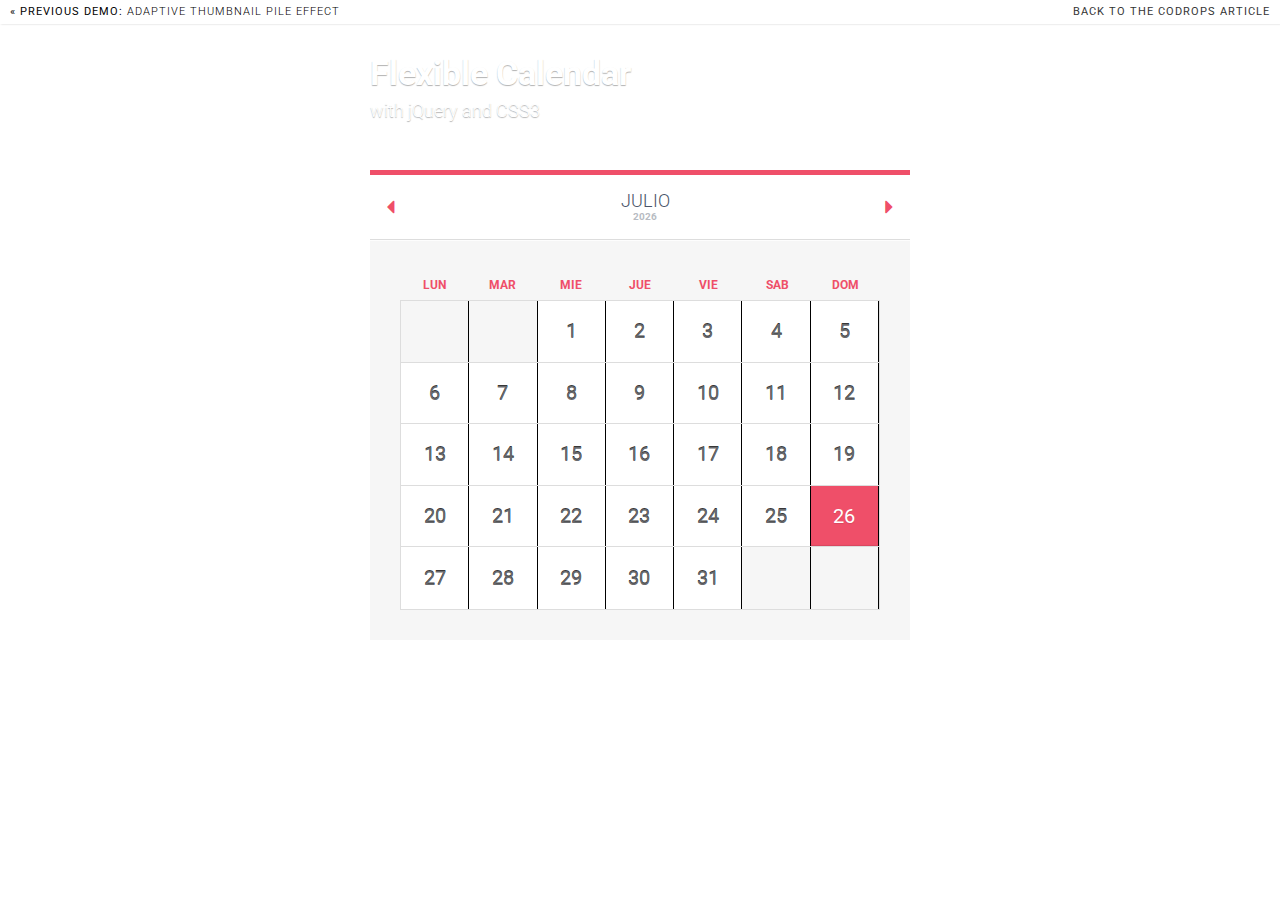
<file: parallax-template/Calendario 5/index2.html>
<!DOCTYPE html>
<!--[if IE 9]><html class="no-js ie9"><![endif]-->
<!--[if gt IE 9]><!--><html class="no-js"><!--<![endif]-->
	<head>
		<meta charset="UTF-8" />
		<meta http-equiv="X-UA-Compatible" content="IE=edge,chrome=1"> 
		<meta name="viewport" content="width=device-width, initial-scale=1.0"> 
		<title>Flexible Calendar</title>
		<meta name="description" content="Flexible Calendar with jQuery and CSS3" />
		<meta name="keywords" content="responsive, calendar, jquery, plugin, full page, flexible, javascript, css3, media queries" />
		<meta name="author" content="Codrops" />
		<link rel="shortcut icon" href="../favicon.ico"> 
		<link rel="stylesheet" type="text/css" href="css/calendar.css" />
		<link rel="stylesheet" type="text/css" href="css/custom_2.css" />
		<script src="js/modernizr.custom.63321.js"></script>
	</head>
	<body>
		<div class="container">	
			<!-- Codrops top bar -->
			<div class="codrops-top clearfix">
				<a href="http://tympanus.net/Development/Stapel/"><strong>&laquo; Previous Demo: </strong>Adaptive Thumbnail Pile Effect</a>
				<span class="right">
					<a href="http://tympanus.net/codrops/?p=12416"><strong>Back to the Codrops Article</strong></a>
				</span>
			</div><!--/ Codrops top bar -->
			<header class="clearfix">
				<h1>Flexible Calendar <span>with jQuery and CSS3</span></h1>
				<nav class="codrops-demos">
					<a href="index.html">Demo 1</a>
					<a class="current-demo" href="index2.html">Demo 2</a>
				</nav>
			</header>
			<section class="main">
				<div class="custom-calendar-wrap">
					<div id="custom-inner" class="custom-inner">
						<div class="custom-header clearfix">
							<nav>
								<span id="custom-prev" class="custom-prev"></span>
								<span id="custom-next" class="custom-next"></span>
							</nav>
							<h2 id="custom-month" class="custom-month"></h2>
							<h3 id="custom-year" class="custom-year"></h3>
						</div>
						<div id="calendar" class="fc-calendar-container"></div>
					</div>
				</div>
			</section>
		</div><!-- /container -->
		<script type="text/javascript" src="http://ajax.googleapis.com/ajax/libs/jquery/1.8.3/jquery.min.js"></script>
		<script type="text/javascript" src="js/jquery.calendario.js"></script>
		<script type="text/javascript" src="js/data.js"></script>
		<script type="text/javascript">	
			$(function() {
			
				var transEndEventNames = {
						'WebkitTransition' : 'webkitTransitionEnd',
						'MozTransition' : 'transitionend',
						'OTransition' : 'oTransitionEnd',
						'msTransition' : 'MSTransitionEnd',
						'transition' : 'transitionend'
					},
					transEndEventName = transEndEventNames[ Modernizr.prefixed( 'transition' ) ],
					$wrapper = $( '#custom-inner' ),
					$calendar = $( '#calendar' ),
					cal = $calendar.calendario( {
						onDayClick : function( $el, $contentEl, dateProperties ) {

							if( $contentEl.length > 0 ) {
								showEvents( $contentEl, dateProperties );
							}

						},
						caldata : codropsEvents,
						displayWeekAbbr : true
					} ),
					$month = $( '#custom-month' ).html( cal.getMonthName() ),
					$year = $( '#custom-year' ).html( cal.getYear() );

				$( '#custom-next' ).on( 'click', function() {
					cal.gotoNextMonth( updateMonthYear );
				} );
				$( '#custom-prev' ).on( 'click', function() {
					cal.gotoPreviousMonth( updateMonthYear );
				} );

				function updateMonthYear() {				
					$month.html( cal.getMonthName() );
					$year.html( cal.getYear() );
				}

				// just an example..
				function showEvents( $contentEl, dateProperties ) {

					hideEvents();
					
					var $events = $( '<div id="custom-content-reveal" class="custom-content-reveal"><h4>Events for ' + dateProperties.monthname + ' ' + dateProperties.day + ', ' + dateProperties.year + '</h4></div>' ),
						$close = $( '<span class="custom-content-close"></span>' ).on( 'click', hideEvents );

					$events.append( $contentEl.html() , $close ).insertAfter( $wrapper );
					
					setTimeout( function() {
						$events.css( 'top', '0%' );
					}, 25 );

				}
				function hideEvents() {

					var $events = $( '#custom-content-reveal' );
					if( $events.length > 0 ) {
						
						$events.css( 'top', '100%' );
						Modernizr.csstransitions ? $events.on( transEndEventName, function() { $( this ).remove(); } ) : $events.remove();

					}

				}
			
			});
		</script>
	</body>
</html>
</file>
<file: parallax-template/Calendario 5/css/custom_1.css>
body {
	background: #fff;
	background-size: 100% 100%;
}

.custom-calendar-full {
	position: absolute;
	top: 24px;
	bottom: 0px;
	left: 0px;
	width: 100%;
	height: auto;
}

.fc-calendar-container {
	height: auto;
	bottom: 0px;
	width: 100%;
	top: 50px;
	position: absolute;
}

.custom-header {
	padding: 10px 20px 10px 30px;
	height: 50px;
	position: relative;
}

.custom-header h2,
.custom-header h3 {
	float: left;
	font-weight: 300;
	text-transform: uppercase;
	letter-spacing: 4px;
	text-shadow: 1px 1px 0 rgba(0,0,0,0.1);
}

.custom-header h2 {
	color: #000;
	width: 33%;
}

.custom-header h2 a, 
.custom-header h2 span {
	color: #e53935;
	font-size: 18px;
	letter-spacing: 3px;
	white-space: nowrap;
}

.custom-header h2 a {
	color: rgba(255,255,255,0.5);
}

.no-touch .custom-header h2 a:hover {
	color: rgba(255,255,255,0.9);
}

.custom-header h3 {
	width: 40%;
	color: #ddd;
	color: rgba(0,0,0,0.7);
	font-size: 32px;
	line-height: 30px;
	text-align: center;
	padding-right: 125px;
}

.custom-header nav {
	position: absolute;
	right: 20px;
	top: 20px;
	-webkit-touch-callout: none;
	-webkit-user-select: none;
	-khtml-user-select: none;
	-moz-user-select: none;
	-ms-user-select: none;
	user-select: none;
}

.custom-header nav span {
	float: left;
	width: 30px;
	height: 30px;
	position: relative;
	color: transparent;
	cursor: pointer;
	background: rgba(0,0,0,0.3);
	margin: -10px 1px;
	font-size: 20px;
	border-radius: 0 3px 3px 0;
	box-shadow: inset 0 1px rgba(255,255,255,0.2);
}

.custom-header nav span:first-child {
	border-radius: 3px 0 0 3px;
}

.custom-header nav span:hover {
	background: rgba(255,255,255,0.5);
}

.custom-header span:before {
	font-family: 'fontawesome-selected';
	color: #fff;
	display: inline-block;
	text-align: center;
	width: 100%;
	text-indent: 4px;
}

.custom-header nav span.custom-prev:before {
	content: '\25c2';
}

.custom-header nav span.custom-next:before {
	content: '\25b8';
}

.custom-header nav span:last-child {
	margin-left: 20px;
	border-radius: 3px;
}

.custom-header nav span.custom-current:before {
	content: '\27a6';
}


.fc-calendar {
	background: rgba(255,255,255,0.1);
	width: auto;
	top: 10px;
	bottom: 20px;
	left: 20px;
	right: 20px;
	height: auto;
	border-radius: 20px;
	position: absolute;
}

.fc-calendar .fc-head { 
	background: rgba(255,255,255,0.2);
	color: #bdbdbd;
	box-shadow: inset 0 1px 0 rgba(255,255,255,0.2);
	border-radius: 20px 20px 0 0;
	height: 40px;
	line-height: 40px;
	padding: 0 20px;
}

.fc-calendar .fc-head > div {
	font-weight: 300;
	font-size: 26px;
	letter-spacing: 3px;
	
}

.fc-calendar .fc-row > div > span.fc-date {
	color: #ccc;
	text-shadow: none;
	font-size: 32px;
	font-weight: 300;
	bottom: auto;
	right: auto;
	top: 10px;
	left: 10px;
	text-align: left;
}

.fc-calendar .fc-body {
	border: none;
	padding: 20px;
}

.fc-calendar .fc-row {
	box-shadow: inset 0 -1px 0 rgba(255,255,255,0.2);
	border: none;
}

.fc-calendar .fc-row:last-child {
	box-shadow: none;
}

.fc-calendar .fc-row:first-child > div:first-child {
	border-radius: 0px 0 0 0;
}

.fc-calendar .fc-row:first-child > div:last-child {
	border-radius: 0 0px 0 0;
}

.fc-calendar .fc-row:last-child > div:first-child {
	border-radius: 0 0 0 0px;
}

.fc-calendar .fc-row:last-child > div:last-child {
	border-radius: 0 0 0px 0;
}

.fc-calendar .fc-row > div {
	
	border: 1px solid rgba(204,204,204, 0.5);
	padding: 10px;
	cursor: pointer;
}

.fc-calendar .fc-row > div:first-child{
	box-shadow: none;
}

.fc-calendar .fc-row > div.fc-today {
	background: #fff;
	
}

.fc-calendar .fc-row > div.fc-today .fc-date {
	color: #ffca28;
}

.fc-calendar .fc-row > div.fc-today:after {
	content: ''; 
	display: block;
	position: absolute;
	top: 0; 
	left: 0;
	width: 100%;
	height: 100%;
	opacity: 0.2;
	
}

.fc-calendar .fc-row > div > div {
	margin-top: 35px;
}

.fc-calendar .fc-row > div > div a,
.fc-calendar .fc-row > div > div span {
	color: rgba(255,255,255,1);
	font-size: 16px;
	display: inline-block;
	padding: 3px 5px;
	border-radius: 2px;
	white-space: nowrap;
	overflow: hidden;
	text-overflow: ellipsis;
	max-width: 100%;
	margin-bottom: 1px;
	background: #039be5;
}

.no-touch .fc-calendar .fc-row > div > div a:hover {
	color: rgba (0,0,0,0.7);
	background: #0288d1;
}

@media screen and (max-width: 880px) , screen and (max-height: 450px) {
	html, body, .container {
		height: auto;
	}

	.custom-header,
	.custom-header nav,
	.custom-calendar-full,
	.fc-calendar-container, 
	.fc-calendar,
	.fc-calendar .fc-head,
	.fc-calendar .fc-row > div > span.fc-date {
		position: relative;
		top: auto;
		left: auto;
		bottom: auto;
		right: auto;
		height: auto;
		width: auto;
	}

	.fc-calendar {
		margin: 0 20px 20px;
	}

	.custom-header h2,
	.custom-header h3 {
		float: none;
		width: auto;
		text-align: left;
		padding-right: 100px;
	}

	.fc-calendar .fc-row,
	.ie9 .fc-calendar .fc-row > div,
	.fc-calendar .fc-row > div {
		height: auto;
		width: 100%;
		border: none;
	}

	.fc-calendar .fc-row > div {
		float: none;
		min-height: 50px;
		box-shadow: inset 0 -1px rgba(255,255,255,0.2) !important;
		border-radius: 0px !important;
	}

	.fc-calendar .fc-row > div:empty{
		min-height: 0;
		height: 0;
		box-shadow: none !important;
		padding: 0;
	}

	.fc-calendar .fc-row {
		box-shadow: none;
	}

	.fc-calendar .fc-head {
		display: none;
	}

	.fc-calendar .fc-row > div > div {
		margin-top: 0px;
		padding-left: 10px;
		max-width: 70%;
		display: inline-block;
	}

	.fc-calendar .fc-row > div.fc-today {
		background: rgba(255, 255, 255, 0.2);
	}

	.fc-calendar .fc-row > div.fc-today:after { 
		display: none;
	}

	.fc-calendar .fc-row > div > span.fc-date {
		width: 30px;
		display: inline-block;
		text-align: right;
	}

	.fc-calendar .fc-row > div > span.fc-weekday {
		display: inline-block;
		width: 40px;
		color: #fff;
		color: rgba(0,0,0,0.7);
		font-size: 10px;
		text-transform: uppercase;
	}

	a .purple {
		background: #abc;
	}

	a .purple :hover{
		background-color: #7b1ff2;
	}
}
</file>
<file: parallax-template/Calendario5/css/custom_1.css>
body {
	background: #fff;
	background-size: 100% 100%;
}

.custom-calendar-full {
	position: absolute;
	top: 24px;
	bottom: 0px;
	left: 0px;
	width: 100%;
	height: auto;
}

.fc-calendar-container {
	height: auto;
	bottom: 0px;
	width: 100%;
	top: 50px;
	position: absolute;
}

.custom-header {
	padding: 10px 20px 10px 30px;
	height: 50px;
	position: relative;
}

.custom-header h2,
.custom-header h3 {
	float: left;
	font-weight: 300;
	text-transform: uppercase;
	letter-spacing: 4px;
	text-shadow: 1px 1px 0 rgba(0,0,0,0.1);
}

.custom-header h2 {
	color: #000;
	width: 33%;
}

.custom-header h2 a, 
.custom-header h2 span {
	color: #e53935;
	font-size: 18px;
	letter-spacing: 3px;
	white-space: nowrap;
}

.custom-header h2 a {
	color: rgba(255,255,255,0.5);
}

.no-touch .custom-header h2 a:hover {
	color: rgba(255,255,255,0.9);
}

.custom-header h3 {
	width: 100%;
	color: #fff;
	font-size: 2em;
	line-height: 30px;
	text-align: center;
	opacity: 1;
}

.custom-header nav {
	position: absolute;
	right: 20px;
	top: 20px;
	-webkit-touch-callout: none;
	-webkit-user-select: none;
	-khtml-user-select: none;
	-moz-user-select: none;
	-ms-user-select: none;
	user-select: none;
}

.custom-header nav span {
	float: left;
	width: 30px;
	height: 30px;
	position: relative;
	color: transparent;
	cursor: pointer;
	background: rgba(0,0,0,0.0);
	margin: -10px 1px;
	font-size: 20px;
	border-radius: 50%;
}

.custom-header nav span:hover {
	background: #2196f3;
}

.custom-header span:before {
	font-family: 'fontawesome-selected';
	color: #fff;
	display: inline-block;
	text-align: center;
	width: 100%;
	text-indent: 4px;
}

.custom-header nav span.custom-prev:before {
	content: '\25c2';
}

.custom-header nav span.custom-next:before {
	content: '\25b8';
}

.custom-header nav span:last-child {
	margin-left: 20px;
	border-radius: 3px;
}

.custom-header nav span.custom-current:before {
	content: '\27a6';
}


.fc-calendar {
	background: rgba(255,255,255,0.1);
	width: auto;
	top: 10px;
	bottom: 20px;
	left: 20px;
	right: 20px;
	height: auto;
	border-radius: 20px;
	position: absolute;
}

.fc-calendar .fc-head { 
	background: rgba(255,255,255,0.2);
	color: #bdbdbd;
	box-shadow: inset 0 1px 0 rgba(255,255,255,0.2);
	border-radius: 20px 20px 0 0;
	height: 40px;
	padding: 0 20px;
}

.fc-calendar .fc-head > div {
	font-weight: 300;
	font-size: 1.5em;
	
}

.fc-calendar .fc-row > div > span.fc-date {
	color: #ccc;
	text-shadow: none;
	font-size: 1.5em;
	font-weight: 300;
	bottom: auto;
	right: auto;
	top: 10px;
	left: 10px;
	text-align: left;
}

.fc-calendar .fc-body {
	border: none;
}

.fc-calendar .fc-row {
	box-shadow: inset 0 -1px 0 rgba(255,255,255,0.2);
	border: none;
}

.fc-calendar .fc-row:last-child {
	box-shadow: none;
}

.fc-calendar .fc-row:first-child > div:first-child {
	border-radius: 0px 0 0 0;
}

.fc-calendar .fc-row:first-child > div:last-child {
	border-radius: 0 0px 0 0;
}

.fc-calendar .fc-row:last-child > div:first-child {
	border-radius: 0 0 0 0px;
}

.fc-calendar .fc-row:last-child > div:last-child {
	border-radius: 0 0 0px 0;
}

.fc-calendar .fc-row > div {
	
	border: 1px solid rgba(204,204,204, 0.5);
	padding: 10px;
	cursor: pointer;
}

.fc-calendar .fc-row > div:first-child{
	box-shadow: none;
}

.fc-calendar .fc-row > div.fc-today {
	background: #fff;
	
}

.fc-calendar .fc-row > div.fc-today .fc-date {
	color: #ffca28;
}

.fc-calendar .fc-row > div.fc-today:after {
	content: ''; 
	display: block;
	position: absolute;
	top: 0; 
	left: 0;
	width: 100%;
	height: 100%;
	opacity: 0.2;
	
}

.fc-calendar .fc-row > div > div {
	margin-top: 35px;
}

.fc-calendar .fc-row > div > div a,
.fc-calendar .fc-row > div > div span {
	color: rgba(255,255,255,1);
	font-size: 16px;
	display: inline-block;
	padding: 3px 5px;
	border-radius: 2px;
	white-space: nowrap;
	overflow: hidden;
	text-overflow: ellipsis;
	max-width: 100%;
	margin-bottom: 1px;
	background: #039be5;
}

.no-touch .fc-calendar .fc-row > div > div a:hover {
	color: rgba (0,0,0,0.7);
	background: #0288d1;
}

@media screen and (max-width: 880px) , screen and (max-height: 450px) {
	html, body, .container {
		height: auto;
	}

	.custom-header,
	.custom-header nav,
	.custom-calendar-full,
	.fc-calendar-container, 
	.fc-calendar,
	.fc-calendar .fc-head,
	.fc-calendar .fc-row > div > span.fc-date {
		position: relative;
		top: auto;
		left: auto;
		bottom: auto;
		right: auto;
		height: auto;
		width: auto;
	}

	.fc-calendar {
		margin: 0 20px 20px;
	}

	.custom-header h2,
	.custom-header h3 {
		float: none;
		width: auto;
		text-align: left;
		padding-right: 100px;
	}

	.fc-calendar .fc-row,
	.ie9 .fc-calendar .fc-row > div,
	.fc-calendar .fc-row > div {
		height: auto;
		width: 100%;
		border: none;
	}

	.fc-calendar .fc-row > div {
		float: none;
		min-height: 50px;
		box-shadow: inset 0 -1px rgba(255,255,255,0.2) !important;
		border-radius: 0px !important;
	}

	.fc-calendar .fc-row > div:empty{
		min-height: 0;
		height: 0;
		box-shadow: none !important;
		padding: 0;
	}

	.fc-calendar .fc-row {
		box-shadow: none;
	}

	.fc-calendar .fc-head {
		display: none;
	}

	.fc-calendar .fc-row > div > div {
		margin-top: 0px;
		padding-left: 10px;
		max-width: 70%;
		display: inline-block;
	}

	.fc-calendar .fc-row > div.fc-today {
		background: rgba(255, 255, 255, 0.2);
	}

	.fc-calendar .fc-row > div.fc-today:after { 
		display: none;
	}

	.fc-calendar .fc-row > div > span.fc-date {
		width: 30px;
		display: inline-block;
		text-align: right;
	}

	.fc-calendar .fc-row > div > span.fc-weekday {
		display: inline-block;
		width: 40px;
		color: #fff;
		color: rgba(0,0,0,0.7);
		font-size: 10px;
		text-transform: uppercase;
	}

	a .purple {
		background: #abc;
	}

	a .purple :hover{
		background-color: #7b1ff2;
	}
}
</file>
<file: parallax-template/TabStyles/css/demo.css>
@import url(http://fonts.googleapis.com/css?family=Raleway:400,500,700);

@font-face {
	font-weight: normal;
	font-style: normal;
	font-family: 'codropsicons';
	src:url('../fonts/codropsicons/codropsicons.eot');
	src:url('../fonts/codropsicons/codropsicons.eot?#iefix') format('embedded-opentype'),
		url('../fonts/codropsicons/codropsicons.woff') format('woff'),
		url('../fonts/codropsicons/codropsicons.ttf') format('truetype'),
		url('../fonts/codropsicons/codropsicons.svg#codropsicons') format('svg');
}

*, *:after, *:before { -webkit-box-sizing: border-box; box-sizing: border-box; }
.clearfix:before, .clearfix:after { content: ''; display: table; }
.clearfix:after { clear: both; }

body {
	background: #e7ecea;
	color: #74777b;
	font-weight: 400;
	font-size: 1em;
	font-family: 'Raleway', Arial, sans-serif;
}

a {
	color: #2CC185;
	text-decoration: none;
	outline: none;
}

a:hover, a:focus {
	color: #74777b;
}

.support {
	display: none;
	color: #ef5189;
	text-align: left;
	font-size: 1.5em;
	max-width: 1200px;
	margin: 1em auto 0;
	padding: 0;
}

.no-flexbox .support {
	display: block;
}

.hidden {
	position: absolute;
	width: 0;
	height: 0;
	overflow: hidden;
	opacity: 0;
}

.container > section {
	padding: 5em 0;
	font-size: 1.25em;
	min-height: 100%;
}

p {
	text-align: center;
	padding: 1em;
}

/* Header */
.codrops-header {
	padding: 7em 0 3em;
	letter-spacing: -1px;
}

.codrops-header h1 {
	max-width: 1200px;
	margin: 0 auto;
	font-weight: 800;
	font-size: 5em;
	line-height: 1;
}

.codrops-header h1 span {
	display: block;
	font-size: 50%;
	font-weight: 400;
	padding-top: 0.325em;
	color: #bdc2c9;
}

/* To Navigation Style */
.codrops-top {
	width: 100%;
	text-transform: uppercase;
	font-weight: 700;
	font-size: 0.69em;
	line-height: 2.2;
}

.codrops-top a {
	display: inline-block;
	padding: 1em 2em;
	text-decoration: none;
	letter-spacing: 1px;
}

.codrops-top span.right {
	float: right;
}

.codrops-top span.right a {
	display: block;
	float: left;
}

.codrops-icon:before {
	margin: 0 4px;
	text-transform: none;
	font-weight: normal;
	font-style: normal;
	font-variant: normal;
	font-family: 'codropsicons';
	line-height: 1;
	speak: none;
	-webkit-font-smoothing: antialiased;
}

.codrops-icon-drop:before {
	content: "\e001";
}

.codrops-icon-prev:before {
	content: "\e004";
}

/* Related demos */
.related {
	text-align: center;
}

.related > a {
	width: calc(100% - 20px);
	max-width: 340px;
	border: 1px solid black;
	border-color: initial;
	display: inline-block;
	text-align: center;
	margin: 20px 10px;
	padding: 25px;
}

.related a img {
	max-width: 100%;
	opacity: 0.8;
}

.related a:hover img,
.related a:active img {
	opacity: 1;
}

.related a h3 {
	margin: 0;
	padding: 0.5em 0 0.3em;
	max-width: 300px;
	text-align: left;
}

@media screen and (max-width: 1280px) {
	.codrops-header h1 {
		padding: 0 0.5em;
	}
	.support {
		padding: 0 1.5em;
	}
}

@media screen and (max-width: 30em) {
	.container > section {
		padding: 3em 0;
	}
	.codrops-header {
		padding: 2em 0 1em;
	}
	.codrops-header h1 {
		font-size: 3.5em;
	}
}


@media screen and (max-width: 25em) {
	.codrops-icon {
		font-size: 1.5em;
	}
	.codrops-icon span {
		display: none;
	}
}
</file>
<file: parallax-template/TabStyles/css/tabs.css>
/* Default tab style */

@font-face {
	font-weight: normal;
	font-style: normal;
	font-family: 'stroke7pixeden';
	src:url('../fonts/stroke7pixeden/stroke7pixeden.eot?u58ytb');
	src:url('../fonts/stroke7pixeden/stroke7pixeden.eot?#iefixu58ytb') format('embedded-opentype'),
		url('../fonts/stroke7pixeden/stroke7pixeden.woff?u58ytb') format('woff'),
		url('../fonts/stroke7pixeden/stroke7pixeden.ttf?u58ytb') format('truetype'),
		url('../fonts/stroke7pixeden/stroke7pixeden.svg?u58ytb#stroke7pixeden') format('svg');
}

.tabs {
	position: relative;
	overflow: hidden;
	margin: 0 auto;
	width: 100%;
	font-weight: 300;
	font-size: 1.25em;
}

/* Nav */
.tabs nav {
	text-align: center;
}

.tabs nav ul {
	position: relative;
	display: -ms-flexbox;
	display: -webkit-flex;
	display: -moz-flex;
	display: -ms-flex;
	display: flex;
	margin: 0 auto;
	padding: 0;
	max-width: 1200px;
	list-style: none;
	-ms-box-orient: horizontal;
	-ms-box-pack: center;
	-webkit-flex-flow: row wrap;
	-moz-flex-flow: row wrap;
	-ms-flex-flow: row wrap;
	flex-flow: row wrap;
	-webkit-justify-content: center;
	-moz-justify-content: center;
	-ms-justify-content: center;
	justify-content: center;
}

.tabs nav ul li {
	position: relative;
	z-index: 1;
	display: block;
	margin: 0;
	text-align: center;
	-webkit-flex: 1;
	-moz-flex: 1;
	-ms-flex: 1;
	flex: 1;
}

.tabs nav a {
	position: relative;
	display: block;
	overflow: hidden;
	text-overflow: ellipsis;
	white-space: nowrap;
	line-height: 2.5;
}

.tabs nav a span {
	vertical-align: middle;
	font-size: 0.75em;
}

.tabs nav li.tab-current a {
	color: #74777b;
}

.tabs nav a:focus {
	outline: none;
}

/* Icons */
.icon::before {
	z-index: 10;
	display: inline-block;
	margin: 0 0.4em 0 0;
	vertical-align: middle;
	text-transform: none;
	font-weight: normal;
	font-variant: normal;
	font-size: 1.3em;
	font-family: 'stroke7pixeden';
	line-height: 1;
	speak: none;
	-webkit-backface-visibility: hidden;
	-webkit-font-smoothing: antialiased;
	-moz-osx-font-smoothing: grayscale;
}
.icon-upload::before {
	content: "\e68a";
}
.icon-tools::before {
	content: "\e60a";
}
.icon-plane::before {
	content: "\e625";
}
.icon-joy::before {
	content: "\e6a4";
}
.icon-plug::before {
	content: "\e69a";
}
.icon-home::before {
	content: "\e648";
}
.icon-gift::before {
	content: "\e652";
}
.icon-display::before {
	content: "\e65e";
}
.icon-date::before {
	content: "\e660";
}
.icon-config::before {
	content: "\e666";
}
.icon-coffee::before {
	content: "\e669";
}
.icon-camera::before {
	content: "\e66f";
}
.icon-box::before {
	content: "\e674";
}

/* Content */
.content-wrap {
	position: relative;
}

.content-wrap section {
	display: none;
	margin: 0 auto;
	padding: 1em;
	max-width: 1200px;
	text-align: center;
}

.content-wrap section.content-current {
	display: block;
}

.content-wrap section p {
	margin: 0;
	padding: 0.75em 0;
	color: rgba(40,44,42,0.05);
	font-weight: 900;
	font-size: 4em;
	line-height: 1;
}

/* Fallback */
.no-js .content-wrap section {
	display: block;
	padding-bottom: 2em;
	border-bottom: 1px solid rgba(255,255,255,0.6);
}

.no-flexbox nav ul {
	display: block;
}

.no-flexbox nav ul li {
	min-width: 15%;
	display: inline-block;
}

@media screen and (max-width: 58em) {
	.tabs nav a.icon span {
		display: none;
	}
	.tabs nav a:before {
		margin-right: 0;
	}
}
</file>
<file: parallax-template/TabStyles/css/tabstyles.css>
/* Individual tab styles */

/*****************************/
/* Bar */
/*****************************/

.tabs-style-bar nav {
	background: rgba(40,44,42,0.05);
}

.tabs-style-bar nav ul {
	border: 4px solid transparent;
}

.tabs-style-bar nav ul li a {
	margin: 0 2px;
	background-color: #f7f7f7;
	color: #74777b;
	transition: background-color 0.2s, color 0.2s;
}

.tabs-style-bar nav ul li a:hover,
.tabs-style-bar nav ul li a:focus {
	color: #2CC185;
}

.tabs-style-bar nav ul li a span {
	text-transform: uppercase;
	letter-spacing: 1px;
	font-weight: 500;
	font-size: 0.6em;
}

.tabs-style-bar nav ul li.tab-current a {
	background: #2CC185;
	color: #fff;
}

/*****************************/
/* Icon box */
/*****************************/

.tabs-style-iconbox nav {
	background: rgba(255,255,255,0.4);
}

.tabs-style-iconbox nav ul li a {
	overflow: visible;
	padding: 2em 0;
	line-height: 1;
	-webkit-transition: color 0.2s;
	transition: color 0.2s;
}

.tabs-style-iconbox nav ul li a span {
	font-weight: 700;
	font-size: 0.7em;	
}

.tabs-style-iconbox nav ul li.tab-current {
	z-index: 100;
}

.tabs-style-iconbox nav ul li.tab-current a {
	background: #fff;
	box-shadow: -1px 0 0 #fff;
}

.tabs-style-iconbox nav ul li.tab-current a::after {
	position: absolute;
	top: 100%;
	left: 50%;
	margin-left: -10px;
	width: 0;
	height: 0;
	border: solid transparent;
	border-width: 10px;
	border-top-color: #fff;
	content: '';
	pointer-events: none;
}

.tabs-style-iconbox nav ul li:first-child::before,
.tabs-style-iconbox nav ul li::after {
	position: absolute;
	top: 20%;
	right: 0;
	z-index: -1;
	width: 1px;
	height: 60%;
	background: rgba(0,0,0,0.07);
	content: '';
}

.tabs-style-iconbox nav ul li:first-child::before {
	right: auto;
	left: 0;
}

.tabs-style-iconbox .icon::before {
	display: block;
	margin: 0 0 0.25em 0;
}

/*****************************/
/* Underline */
/*****************************/

.tabs-style-underline nav {
	background: #fff;
}

.tabs-style-underline nav a {
	padding: 0.25em 0 0.5em;
	border-left: 1px solid #e7ecea;
	-webkit-transition: color 0.2s;
	transition: color 0.2s;
}

.tabs-style-underline nav li:last-child a {
	border-right: 1px solid #e7ecea;
}

.tabs-style-underline nav li a::after {
	position: absolute;
	bottom: 0;
	left: 0;
	width: 100%;
	height: 6px;
	background: #2CC185;
	content: '';
	-webkit-transition: -webkit-transform 0.3s;
	transition: transform 0.3s;
	-webkit-transform: translate3d(0,150%,0);
	transform: translate3d(0,150%,0);
}

.tabs-style-underline nav li.tab-current a::after {
	-webkit-transform: translate3d(0,0,0);
	transform: translate3d(0,0,0);
}

.tabs-style-underline nav a span {
	font-weight: 700;
}

/*****************************/
/* Triangle and line */
/*****************************/

.tabs-style-linetriangle nav a {
	overflow: visible;
	border-bottom: 1px solid rgba(0,0,0,0.2);
	-webkit-transition: color 0.2s;
	transition: color 0.2s;
}

.tabs-style-linetriangle nav a span {
	display: block;
	overflow: hidden;
	text-overflow: ellipsis;
	white-space: nowrap;
	font-size: 1em;
}

.tabs-style-linetriangle nav li.tab-current a:after, 
.tabs-style-linetriangle nav li.tab-current a:before {
	position: absolute;
	top: 100%;
	left: 50%;
	width: 0;
	height: 0;
	border: solid transparent;
	content: '';
	pointer-events: none;
}

.tabs-style-linetriangle nav li.tab-current a:after {
	margin-left: -10px;
	border-width: 10px;
	border-top-color: #e7ecea;
}

.tabs-style-linetriangle nav li.tab-current a:before {
	margin-left: -11px;
	border-width: 11px;
	border-top-color: rgba(0,0,0,0.2);
}

@media screen and (max-width: 58em) {
	.tabs-style-linetriangle nav {
		font-size: 0.6em;
	}
}

/*****************************/
/* Top Line */
/*****************************/

.tabs-style-topline {
	max-width: 1200px;
}

.tabs-style-topline nav li {
	border: 1px solid rgba(40,44,42,0.1);
}

.tabs-style-topline nav li:not(:last-child) {
	border-right: none;
}

.tabs-style-topline nav li.tab-current {
	border-top-color: #2CC185;
	border-bottom: none;
}

.tabs-style-topline nav a {
	padding: 0.65em 0 0.5em;
	background: rgba(40,44,42,0.05);
	color: #74777b;
	line-height: 1;
	-webkit-transition: color 0.2s;
	transition: color 0.2s;
}

.tabs-style-topline nav a:hover,
.tabs-style-topline nav a:focus {
	color: #2CC185;
}

.tabs-style-topline nav li.tab-current a {
	background: none;
	box-shadow: inset 0 3px 0 #2CC185;
	color: #2CC185;
}

.tabs-style-topline .icon::before {
	display: block;
	margin: 0;
}

.tabs-style-topline nav a span {
	text-transform: uppercase;
	letter-spacing: 1px;
	font-weight: 700;
	font-size: 0.5em;
}

/*****************************/
/* Falling Icon, from http://vintageproductions.eu/grid/interactivity/ */ 
/*****************************/

.tabs-style-iconfall {
	overflow: visible;
}

.tabs-style-iconfall nav a {
	display: inline-block;
	overflow: visible;
	padding: 1em 0 2em;
	color: #74777b;
	line-height: 1;
	-webkit-transition: color 0.3s cubic-bezier(0.7,0,0.3,1); 
	transition: color 0.3s cubic-bezier(0.7,0,0.3,1);
}

.tabs-style-iconfall nav a:hover,
.tabs-style-iconfall nav a:focus,
.tabs-style-iconfall nav li.tab-current a {
	color: #2CC185;
}

.tabs-style-iconfall nav a span {
	font-weight: 700;
}

.tabs-style-iconfall nav li::before {
	position: absolute;
	bottom: 1em;
	left: 50%;
	margin-left: -20px;
	width: 40px;
	height: 4px;
	background: #2CC185;
	content: '';
	opacity: 0;
	-webkit-transition: -webkit-transform 0.2s ease-in;
	transition: transform 0.2s ease-in;
	-webkit-transform: scale3d(0,1,1);
	transform: scale3d(0,1,1);
}

.tabs-style-iconfall nav li.tab-current::before {
	opacity: 1;
	-webkit-transform: scale3d(1,1,1);
	transform: scale3d(1,1,1);
}

.tabs-style-iconfall .icon::before {
	display: block;
	margin: 0 0 0.35em;
	opacity: 0;
	-webkit-transition: -webkit-transform 0.2s, opacity 0.2s;
	transition: transform 0.2s, opacity 0.2s;
	-webkit-transform: translate3d(0,-100px,0);
	transform: translate3d(0,-100px,0);
	pointer-events: none;
}

.tabs-style-iconfall nav li.tab-current .icon::before {
	opacity: 1;
	-webkit-transform: translate3d(0,0,0);
	transform: translate3d(0,0,0);
}

@media screen and (max-width: 58em) {
	.tabs-style-iconfall nav li .icon::before {
		opacity: 1;
		-webkit-transform: translate3d(0,0,0);
		transform: translate3d(0,0,0);
	}
}

/*****************************/
/* Moving Line */
/*****************************/

.tabs-style-linemove nav {
	background: #fff;
}

.tabs-style-linemove nav li:last-child::before {
	position: absolute;
	bottom: 0;
	left: 0;
	width: 100%;
	height: 4px;
	background: #2CC185;
	content: '';
	-webkit-transition: -webkit-transform 0.3s;
	transition: transform 0.3s;
}

/* Move the line */
.tabs-style-linemove nav li:first-child.tab-current ~ li:last-child::before {
	-webkit-transform: translate3d(-400%,0,0);
	transform: translate3d(-400%,0,0);
}

.tabs-style-linemove nav li:nth-child(2).tab-current ~ li:last-child::before {
	-webkit-transform: translate3d(-300%,0,0);
	transform: translate3d(-300%,0,0);
}

.tabs-style-linemove nav li:nth-child(3).tab-current ~ li:last-child::before {
	-webkit-transform: translate3d(-200%,0,0);
	transform: translate3d(-200%,0,0);
}

.tabs-style-linemove nav li:nth-child(4).tab-current ~ li:last-child::before {
	-webkit-transform: translate3d(-100%,0,0);
	transform: translate3d(-100%,0,0);
}

.tabs-style-linemove nav a {
	padding: 1em 0;
	color: #74777b;
	line-height: 1;
	-webkit-transition: color 0.3s, -webkit-transform 0.3s; 
	transition: color 0.3s, transform 0.3s;
}

.tabs-style-linemove nav li.tab-current a {
	color: #2CC185;
	-webkit-transform: translate3d(0,8px,0);
	transform: translate3d(0,8px,0);
}

.tabs-style-linemove nav a span {
	font-weight: 700;
}

/*****************************/
/* Line */
/*****************************/

.tabs-style-line nav ul {
	padding: 0 2em;
	max-width: none;
	box-shadow: inset 0 -2px #d1d3d2;
}

.tabs-style-line nav a {
	padding: 0.7em 0.4em;
	box-shadow: inset 0 -2px #d1d3d2;
	color: #74777b;
	text-align: left;
	text-transform: uppercase;
	letter-spacing: 1px;
	font-weight: 700;
	font-size: 0.8em;
	line-height: 1;
	-webkit-transition: color 0.3s, box-shadow 0.3s;
	transition: color 0.3s, box-shadow 0.3s;
}

.tabs-style-line nav a:hover,
.tabs-style-line nav a:focus {
	box-shadow: inset 0 -2px #74777b;
}

.tabs-style-line nav li.tab-current a {
	box-shadow: inset 0 -2px #2CC185;
	color: #2CC185;
}

@media screen and (max-width: 58em) {
	.tabs-style-line nav ul {
		display: block;
		box-shadow: none;
	}
	.tabs-style-line nav ul li {
		display: block;
		-webkit-flex: none;
		flex: none;
	}
}

/*****************************/
/* Circle */
/*****************************/

.tabs-style-circle {
	overflow: visible;
}

.tabs-style-circle nav li::before {
	position: absolute;
	top: 50%;
	left: 50%;
	margin: -60px 0 0 -60px;
	width: 120px;
	height: 120px;
	border: 1px solid #2CC185;
	border-radius: 50%;
	content: '';
	opacity: 0;
	-webkit-transition: -webkit-transform 0.2s, opacity 0.2s;
	transition: transform 0.2s, opacity 0.2s;
	-webkit-transition-timing-function: cubic-bezier(0.7,0,0.3,1);
	transition-timing-function: cubic-bezier(0.7,0,0.3,1);
}

@media screen and (max-width: 58em) {
	.tabs-style-circle nav li::before {
		margin: -40px 0 0 -40px;
		width: 80px;
		height: 80px;
	}
}

.tabs-style-circle nav li.tab-current::before {
	opacity: 1;
	-webkit-transform: scale3d(1,1,1);
	transform: scale3d(1,1,1);
}

.tabs-style-circle nav a {
	overflow: visible;
	color: #74777b;
	font-weight: 700;
	font-size: 0.9em;
	line-height: 1.1;
	-webkit-transition: color 0.3s cubic-bezier(0.7,0,0.3,1); 
	transition: color 0.3s cubic-bezier(0.7,0,0.3,1);
}

.tabs-style-circle nav a span {
	display: inline-block;
}

.tabs-style-circle nav a span,
.tabs-style-circle .icon::before {
	-webkit-transition: -webkit-transform 0.3s cubic-bezier(0.7,0,0.3,1);
	transition: transform 0.3s cubic-bezier(0.7,0,0.3,1);
}

.tabs-style-circle nav a:hover,
.tabs-style-circle nav a:focus {
	color: #4a4a4b;
}

.tabs-style-circle nav li.tab-current a {
	color: #2CC185;
}

.tabs-style-circle nav li.tab-current a span {
	-webkit-transform: translate3d(0,4px,0);
	transform: translate3d(0,4px,0);
}

.tabs-style-circle .icon::before {
	display: block;
	margin: 0;
	pointer-events: none;
}

.tabs-style-circle nav li.tab-current .icon::before {
	-webkit-transform: translate3d(0,-4px,0);
	transform: translate3d(0,-4px,0);
}

/*****************************/
/* Shape */
/*****************************/

.tabs-style-shape {
	max-width: 1200px;
}

.tabs-style-shape nav ul li {
	margin: 0 3em;
}

.tabs-style-shape nav ul li:first-child {
	margin-left: 0;
}

.tabs-style-shape nav ul li.tab-current {
	z-index: 100;
}

.tabs-style-shape nav li a {
	overflow: visible;
	margin: 0 -3em 0 0;
	padding: 0;
	color: #fff;
	font-weight: 500;
}

.tabs-style-shape nav li:first-child a span {
	padding-left: 2em;
	border-radius: 30px 0 0 0;
}

.tabs-style-shape nav li:last-child a span {
	padding-right: 2em;
	border-radius: 0 30px 0 0;
}

.tabs-style-shape nav li a svg {
	position: absolute;
	left: 100%;
	margin: 0;
	width: 3em;
	height: 100%;
	fill: #bdc2c9;
}

.tabs-style-shape nav li a svg:nth-child(2),
.tabs-style-shape nav li:last-child a svg {
	right: 100%;
	left: auto;
	-webkit-transform: scale3d(-1,1,1);
	transform: scale3d(-1,1,1);
}

.tabs-style-shape nav li a span {
	display: block;
	overflow: hidden;
	padding: 0.65em 0;
	background-color: #bdc2c9;
	text-overflow: ellipsis;
	white-space: nowrap;
}

.tabs-style-shape nav li a:hover span {
	background-color: #2CC185;
}

.tabs-style-shape nav li a:hover svg {
	fill: #2CC185;
}

/* Make only shape clickable */
.tabs-style-shape nav li a svg {
	pointer-events: none;
}

.tabs-style-shape nav li a svg use {
	pointer-events: auto;
}

.tabs-style-shape nav li.tab-current a span,
.tabs-style-shape nav li.tab-current a svg {
	-webkit-transition: none;
	transition: none;
}

.tabs-style-shape nav li.tab-current a span {
	background: #fff;
}

.tabs-style-shape nav li.tab-current a svg {
	fill: #fff;
}

.tabs-style-shape .content-wrap {
	background: #fff;
}

@media screen and (max-width: 58em) {
	.tabs-style-shape nav ul {
		display: block;
		padding-top: 1.5em;
	}
	.tabs-style-shape nav ul li {
		display: block;
		margin: -1.25em 0 0;
		-webkit-flex: none;
		flex: none;
	}
	.tabs-style-shape nav ul li a {
		margin: 0;
	}
	.tabs-style-shape nav ul li svg {
		display: none;
	}
	.tabs-style-shape nav ul li a span {
		padding: 1.25em 0 2em !important;
		border-radius: 30px 30px 0 0 !important;
		box-shadow: 0 -1px 2px rgba(0,0,0,0.1);
		line-height: 1;
	}
	.tabs-style-shape nav ul li:last-child a span {
		padding: 1.25em 0 !important;
	}
	.tabs-style-shape nav ul li.tab-current {
		z-index: 1;
	}
}

/*****************************/
/* Line Box */
/*****************************/

.tabs-style-linebox nav ul li {
	margin: 0 0.5em;
	-webkit-flex: none;
	flex: none;
}

.tabs-style-linebox nav a {
	padding: 0 1.5em;
	color: #74777b;
	font-weight: 700;
	-webkit-transition: color 0.3s;
	transition: color 0.3s;
}

.tabs-style-linebox nav a:hover,
.tabs-style-linebox nav a:focus {
	color: #2CC185;
}

.tabs-style-linebox nav li.tab-current a {
	color: #fff;
}

.tabs-style-linebox nav a::after {
	position: absolute;
	top: 0;
	left: 0;
	z-index: -1;
	width: 100%;
	height: 100%;
	background: #d2d8d6;
	content: '';
	-webkit-transition: background-color 0.3s, -webkit-transform 0.3s;
	transition: background-color 0.3s, transform 0.3s;
	-webkit-transition-timing-function: ease, cubic-bezier(0.7,0,0.3,1);
	transition-timing-function: ease, cubic-bezier(0.7,0,0.3,1);
	-webkit-transform: translate3d(0,100%,0) translate3d(0,-3px,0);
	transform: translate3d(0,100%,0) translate3d(0,-3px,0);
}

.tabs-style-linebox nav li.tab-current a::after {
	-webkit-transform: translate3d(0,0,0);
	transform: translate3d(0,0,0);
}

.tabs-style-linebox nav a:hover::after,
.tabs-style-linebox nav a:focus::after,
.tabs-style-linebox nav li.tab-current a::after {
	background: #2CC185;
}

@media screen and (max-width: 58em) {
	.tabs-style-linebox nav ul {
		display: block;
		box-shadow: none;
	}
	.tabs-style-linebox nav ul li {
		display: block;
		-webkit-flex: none;
		flex: none;
	}
}

/*****************************/
/* Flip */
/*****************************/

.tabs-style-flip {
	max-width: 1200px;
}

.tabs-style-flip nav a {
	padding: 0.5em 0;
	color: #2CC185;
	-webkit-transition: color 0.3s;
	transition: color 0.3s;
}

.tabs-style-flip nav a:hover,
.tabs-style-flip nav a:focus,
.tabs-style-flip nav li.tab-current a {
	color: #74777b;
}

.tabs-style-flip nav a span {
	text-transform: uppercase;
	letter-spacing: 1px;
	font-weight: 700;
	font-size: 0.625em;
}

.tabs-style-flip nav a::after {
	position: absolute;
	top: 0;
	left: 0;
	z-index: -1;
	width: 100%;
	height: 100%;
	background-color: #f0f0f0;
	content: '';
	-webkit-transition: -webkit-transform 0.3s, background-color 0.3s;
	transition: transform 0.3s, background-color 0.3s;
	-webkit-transform: perspective(900px) rotate3d(1,0,0,90deg);
	transform: perspective(900px) rotate3d(1,0,0,90deg);
	-webkit-transform-origin: 50% 100%;
	transform-origin: 50% 100%;
	-webkit-perspective-origin: 50% 100%;
	perspective-origin: 50% 100%;
}

.tabs-style-flip nav li.tab-current a::after {
	background-color: #fff;
	-webkit-transform: perspective(900px) rotate3d(1,0,0,0deg);
	transform: perspective(900px) rotate3d(1,0,0,0deg);
}

.tabs-style-flip .content-wrap {
	background: #fff;
}


/*****************************/
/* Fill up */
/*****************************/

.tabs-style-fillup nav ul li a {
	padding: 1.9em 0;
	border-right: 1px solid #2CC185;
	line-height: 1;
	-webkit-transition: color 0.3s;
	transition: color 0.3s;
	-webkit-backface-visibility: hidden;
	backface-visibility: hidden;
}

.tabs-style-fillup nav ul li:last-child a {
	border: none;
}

.tabs-style-fillup nav ul li.tab-current {
	z-index: 100;
}

.tabs-style-fillup nav ul li.tab-current a {
	color: #fff;
}

.tabs-style-fillup nav ul li a::after {
	position: absolute;
	top: 0;
	left: 0;
	z-index: -1;
	width: 100%;
	height: 100%;
	height: calc(100% + 1px);
	border: 1px solid #2CC185;
	background: #2CC185;
	content: '';
	-webkit-transition: -webkit-transform 0.3s;
	transition: transform 0.3s;
	-webkit-transform: translate3d(0,100%,0);
	transform: translate3d(0,100%,0);
}

.tabs-style-fillup nav ul li.tab-current a::after {
	-webkit-transform: translate3d(0,0,0);
	transform: translate3d(0,0,0);
}

.tabs-style-fillup nav ul li a span,
.tabs-style-fillup .icon::before {
	-webkit-transition: -webkit-transform 0.5s;
	transition: transform 0.5s;
	-webkit-transform: translate3d(0,5px,0);
	transform: translate3d(0,5px,0);
}

.tabs-style-fillup nav ul li a span {
	display: block;
	font-weight: 700;
	font-size: 0.7em;
	line-height: 1.5;
}

.tabs-style-fillup .icon::before {
	display: block;
	margin: 0;
}

.tabs-style-fillup nav ul li.tab-current a span,
.tabs-style-fillup li.tab-current .icon::before {
	-webkit-transform: translate3d(0,-10px,0);
	transform: translate3d(0,-10px,0);
}


/*****************************/
/* Trapezoid, based on http://lea.verou.me/2013/10/slanted-tabs-with-css-3d-transforms/ */
/*****************************/ 

.tabs-style-tzoid {
	max-width: 1200px;
}

.tabs-style-tzoid nav {
	padding: 0 1em;
}

.tabs-style-tzoid nav ul li {
	-webkit-backface-visibility: hidden;
	backface-visibility: hidden;
}

.tabs-style-tzoid nav ul li a {
	padding: 0 1.5em 0 0.3em;
	color: #0d9564;
	-webkit-transition: color 0.2s;
	transition: color 0.2s;
}

@media screen and (max-width: 54em) {
	.tabs-style-tzoid nav ul li a {
		padding: 0 0.5em 0 0.3em;
	}
}

.tabs-style-tzoid nav ul li a:hover,
.tabs-style-tzoid nav ul li a:focus {
	color: #fff;
}

.tabs-style-tzoid nav ul li.tab-current a,
.tabs-style-tzoid nav ul li.tab-current a:hover {
	color: #2CC185;
}

.tabs-style-tzoid nav ul li a span {
	font-weight: 500;
	font-size: 0.75em;
}

.tabs-style-tzoid nav ul li a::after {
	position: absolute;
	top: 0;
	right: 0;
	bottom: 0;
	left: 0;
	z-index: -1;
	outline: 1px solid transparent;
	border-radius: 10px 10px 0 0;
	background: #2CC185;
	box-shadow: inset 0 -3px 3px rgba(0,0,0,0.05);
	content: '';
	-webkit-transform: perspective(5px) rotateX(0.93deg) translateZ(-1px);
	transform: perspective(5px) rotateX(0.93deg) translateZ(-1px);
	-webkit-transform-origin: 0 0;
	transform-origin: 0 0;
	-webkit-backface-visibility: hidden;
	backface-visibility: hidden;
}

.tabs-style-tzoid nav ul li.tab-current a::after,
.tabs-style-tzoid .content-wrap {
	background: #fff;
	box-shadow: none;
}

/*****************************/
/* Circle fill */
/*****************************/

.tabs-style-circlefill {
	max-width: 700px;
	border: 1px solid #2CC185;
}

.tabs-style-circlefill nav ul li {
	overflow: hidden;
	border-right: 1px solid #2CC185;
}

.tabs-style-circlefill nav li a {
	padding: 1.5em 0;
	color: #fff;
	font-size: 1.25em;
}

.tabs-style-circlefill nav li:first-child {
	border-left: none;
}

.tabs-style-circlefill nav li:last-child {
	border: none;
}

.tabs-style-circlefill nav li::before {
	position: absolute;
	top: 50%;
	left: 50%;
	margin: -40px 0 0 -40px;
	width: 80px;
	height: 80px;
	border: 1px solid #2CC185;
	border-radius: 50%;
	background: #2CC185;
	content: '';
	-webkit-transition: -webkit-transform 0.3s;
	transition: transform 0.3s;
}

.tabs-style-circlefill nav li.tab-current::before {
	-webkit-transform: scale3d(2.5,2.5,1);
	transform: scale3d(2.5,2.5,1);
}

.tabs-style-circlefill nav a {
	-webkit-transition: color 0.3s; 
	transition: color 0.3s;
}

.tabs-style-circlefill nav a span {
	display: none;
}

.tabs-style-circlefill nav li.tab-current a {
	color: #fff;
}

.tabs-style-circlefill .icon::before {
	display: block;
	margin: 0;
	pointer-events: none;
}

.tabs-style-circlefill .content-wrap {
	border-top: 1px solid #2CC185;
}
</file>
<file: parallax-template/Calendario 5/css/custom_2.css>
/* Custom calendar elements */

.custom-calendar-wrap {
	margin: 10px auto;
	position: relative;
	overflow: hidden;
}

.custom-inner {
	background: #fff;
	box-shadow: 0 1px 3px rgba(0,0,0,0.2);
}

.custom-inner:before,
.custom-inner:after  {
	content: '';
	width: 99%;
	height: 50%;
	position: absolute;
	background: #f6f6f6;
	bottom: -4px;
	left: 0.5%;
	z-index: -1;
	box-shadow: 0 1px 3px rgba(0,0,0,0.2);
}

.custom-inner:after {
	content: '';
	width: 98%;
	bottom: -7px;
	left: 1%;
	z-index: -2;
}

.custom-header {
	background: #fff;
	padding: 5px 10px 10px 20px;
	height: 70px;
	position: relative;
	border-top: 5px solid #ef4f69;
	border-bottom: 1px solid #ddd;
}

.custom-header h2,
.custom-header h3 {
	text-align: center;
	text-transform: uppercase;
}

.custom-header h2 {
	color: #495468;
	font-weight: 300;
	font-size: 18px;
	margin-top: 10px;
}

.custom-header h3 {
	font-size: 10px;
	font-weight: 700;
	color: #b7bbc2;
}

.custom-header nav span {
	position: absolute;
	top: 17px;
	width: 30px;
	height: 30px;
	color: transparent;
	cursor: pointer;
	margin: 0 1px;
	font-size: 20px;
	line-height: 30px;
	-webkit-touch-callout: none;
	-webkit-user-select: none;
	-khtml-user-select: none;
	-moz-user-select: none;
	-ms-user-select: none;
	user-select: none;
}

.custom-header nav span:first-child {
	left: 5px;
}

.custom-header nav span:last-child {
	right: 5px;
}

.custom-header nav span:before {
	font-family: 'fontawesome-selected';
	color: #ef4f69;
	position: absolute;
	text-align: center;
	width: 100%;
}

.custom-header nav span.custom-prev:before {
	content: '\25c2';
}

.custom-header nav span.custom-next:before {
	content: '\25b8';
}

.custom-header nav span:hover:before {
	color: #495468;
}

.custom-content-reveal {
	background: #f6f6f6;
	background: rgba(246, 246, 246, 0.9);
	width: 100%;
	height: 100%;
	position: absolute;
	z-index: 100;
	top: 100%;
	left: 0px;
	text-align: center;
	-webkit-transition: all 0.6s ease-in-out;
	-moz-transition: all 0.6s ease-in-out;
	-o-transition: all 0.6s ease-in-out;
	-ms-transition: all 0.6s ease-in-out;
	transition: all 0.6s ease-in-out;
}

.custom-content-reveal span.custom-content-close {
	position: absolute;
	top: 15px;
	right: 10px;
	width: 20px;
	height: 20px;
	text-align: center;
	background: #ef4f69;
	box-shadow: 0 1px 1px rgba(0,0,0,0.1);
	cursor: pointer;
	line-height: 13px;
	padding: 0;
}

.custom-content-reveal span.custom-content-close:after {
	content: 'x';
	font-size: 18px;
	color: #fff;
}

.custom-content-reveal a,
.custom-content-reveal span {
	font-size: 22px;
	padding: 10px 30px;
	display: block;
}

.custom-content-reveal h4 {
	text-transform: uppercase;
	font-size: 13px;
	font-weight: 300;
	letter-spacing: 3px;
	color: #777;
	padding: 20px;
	background: #fff;
	border-bottom: 1px solid #ddd;
	border-top: 5px solid #ef4f69;
	box-shadow: 0 1px rgba(255,255,255,0.9);
	margin-bottom: 30px;
}

.custom-content-reveal span {
	color: #888;
}

.custom-content-reveal a {
	color: #ef4f69;
}

.custom-content-reveal a:hover {
	color: #333;
}

/* Modifications */

.fc-calendar-container {
	height: 400px;
	width: auto;
	padding: 30px;
	background: #f6f6f6;
	box-shadow: inset 0 1px rgba(255,255,255,0.8);
}

.fc-calendar .fc-head {
	background: transparent;
	color: #ef4f69;
	font-weight: bold;
	text-transform: uppercase;
	font-size: 12px;
}

.fc-calendar .fc-row > div {
	background: #fff;
	cursor: pointer;
}

.fc-calendar .fc-row > div:empty {
	background: transparent;
}

.fc-calendar .fc-row > div > span.fc-date {
	top: 50%;
	left: 50%;
	text-align: center;
	margin: -10px 0 0 -15px;
	color: #686a6e;
	font-weight: 400;
	pointer-events: none;
}

.fc-calendar .fc-row > div.fc-today {
	background: #ef4f69;
	box-shadow: inset 0 -1px 1px rgba(0,0,0,0.1);
}

.fc-calendar .fc-row > div.fc-today > span.fc-date {
	color: #fff;
	text-shadow: 0 1px 1px rgba(0,0,0,0.1);
}

.fc-calendar .fc-row > div.fc-content:after {
	content: '\00B7';
	text-align: center;
	width: 20px;
	margin-left: -10px;
	position: absolute;
	color: #DDD;
	font-size: 70px;
	line-height: 20px;
	left: 50%;
	bottom: 3px;
}

.fc-calendar .fc-row > div.fc-today.fc-content:after {
	color: #b02c42;
}

.fc-calendar .fc-row > div.fc-content:hover:after{
	color: #ef4f69;
}

.fc-calendar .fc-row > div.fc-today.fc-content:hover:after{
	color: #fff;
}

.fc-calendar .fc-row > div > div a,
.fc-calendar .fc-row > div > div span {
	display: none;
	font-size: 22px;
}

@media screen and (max-width: 400px) {
	.fc-calendar-container {
		height: 300px;
	}
	.fc-calendar .fc-row > div > span.fc-date {
		font-size: 15px;
	}
}
</file>
<file: parallax-template/Calendario 5/css/calendar.css>
@import url('demo.css');

@font-face {
  font-family: 'fontawesome-selected';
  src: url("../font/fontawesome-selected.eot");
  src: url("../font/fontawesome-selected.eot?#iefix") format('embedded-opentype'), url("../font/fontawesome-selected.woff") format('woff'), url("../font/fontawesome-selected.ttf") format('truetype'), url("../font/fontawesome-selected.svg#fontawesome-selected") format('svg');
  font-weight: normal;
  font-style: normal;
}

.fc-calendar-container {
	position: relative;
	height: 400px;
	width: 400px;
}

.fc-calendar {
	width: 100%;
	height: 100%;
}

.fc-calendar .fc-head {
	height: 30px;
	line-height: 30px;
	background: #ccc;
	color: #000;
}

.fc-calendar .fc-body {
	position: relative;
	width: 100%;
	height: 100%;
	height: -moz-calc(100% - 30px);
	height: -webkit-calc(100% - 30px);
	height: calc(100% - 30px);
	border: 1px solid #ddd;
}

.fc-calendar .fc-row {
	width: 100%;
	border-bottom: 1px solid #ddd;
}

.fc-four-rows .fc-row  {
	height: 25%;
}

.fc-five-rows .fc-row  {
	height: 20%;
}

.fc-six-rows .fc-row {
	height: 16.66%;
	height: -moz-calc(100%/6);
	height: -webkit-calc(100%/6);
	height: calc(100%/6);
}

.fc-calendar .fc-row > div,
.fc-calendar .fc-head > div {
	float: left;
	height: 100%;
	width:  14.28%; /* 100% / 7 */
	width: -moz-calc(100%/7);
	width: -webkit-calc(100%/7);
	width: calc(100%/7);
	position: relative;
}

/* IE 9 is rounding up the calc it seems */
.ie9 .fc-calendar .fc-row > div,
.ie9 .fc-calendar .fc-head > div {
	width:  14.2%;
}

.fc-calendar .fc-row > div {
	border-right: 1px solid #000;
	padding: 4px;
	overflow: hidden;
	position: relative;
}

.fc-calendar .fc-head > div {
	text-align: center;
}

.fc-calendar .fc-row > div > span.fc-date {
	position: absolute;
	width: 30px;
	height: 20px;
	font-size: 20px;
	line-height: 20px;
	font-weight: 700;
	color: #ddd;
	text-shadow: 0 -1px 0 rgba(0,0,0,0.8);
	bottom: 5px;
	right: 5px;
	text-align: right;
}

.fc-calendar .fc-row > div > span.fc-weekday {
	padding-left: 5px;
	display: none;
}

.fc-calendar .fc-row > div.fc-today {
	background: #fff4c3;
}

.fc-calendar .fc-row > div.fc-out {
	opacity: 0.6;
}

.fc-calendar .fc-row > div:last-child,
.fc-calendar .fc-head > div:last-child {
	
}

.fc-calendar .fc-row:last-child {
	border-bottom: none;
}
</file>
<file: parallax-template/Calendario5/css/calendar.css>
@import url('demo.css');

@font-face {
  font-family: 'fontawesome-selected';
  src: url("../font/fontawesome-selected.eot");
  src: url("../font/fontawesome-selected.eot?#iefix") format('embedded-opentype'), url("../font/fontawesome-selected.woff") format('woff'), url("../font/fontawesome-selected.ttf") format('truetype'), url("../font/fontawesome-selected.svg#fontawesome-selected") format('svg');
  font-weight: normal;
  font-style: normal;
}

.fc-calendar-container {
	position: relative;
	height: 400px;
	width: 400px;
}

.fc-calendar {
	width: 100%;
	height: 100%;
}

.fc-calendar .fc-head {
	height: 30px;
	line-height: 30px;
	background: #ccc;
	color: #000;
}

.fc-calendar .fc-body {
	position: relative;
	width: 100%;
	height: 100%;
	height: -moz-calc(100% - 30px);
	height: -webkit-calc(100% - 30px);
	height: calc(100% - 30px);
	border: 1px solid #ddd;
}

.fc-calendar .fc-row {
	width: 100%;
	border-bottom: 1px solid #ddd;
}

.fc-four-rows .fc-row  {
	height: 25%;
}

.fc-five-rows .fc-row  {
	height: 20%;
}

.fc-six-rows .fc-row {
	height: 16.66%;
	height: -moz-calc(100%/6);
	height: -webkit-calc(100%/6);
	height: calc(100%/6);
}

.fc-calendar .fc-row > div,
.fc-calendar .fc-head > div {
	float: left;
	height: 100%;
	width:  14.28%; /* 100% / 7 */
	width: -moz-calc(100%/7);
	width: -webkit-calc(100%/7);
	width: calc(100%/7);
	position: relative;
}

/* IE 9 is rounding up the calc it seems */
.ie9 .fc-calendar .fc-row > div,
.ie9 .fc-calendar .fc-head > div {
	width:  14.2%;
}

.fc-calendar .fc-row > div {
	border-right: 1px solid #000;
	padding: 4px;
	overflow: hidden;
	position: relative;
}

.fc-calendar .fc-head > div {
	text-align: center;
}

.fc-calendar .fc-row > div > span.fc-date {
	position: absolute;
	width: 30px;
	height: 20px;
	font-size: 20px;
	line-height: 20px;
	font-weight: 700;
	color: #ddd;
	text-shadow: 0 -1px 0 rgba(0,0,0,0.8);
	bottom: 5px;
	right: 5px;
	text-align: right;
}

.fc-calendar .fc-row > div > span.fc-weekday {
	padding-left: 5px;
	display: none;
}

.fc-calendar .fc-row > div.fc-today {
	background: #fff4c3;
}

.fc-calendar .fc-row > div.fc-out {
	opacity: 0.6;
}

.fc-calendar .fc-row > div:last-child,
.fc-calendar .fc-head > div:last-child {
	
}

.fc-calendar .fc-row:last-child {
	border-bottom: none;
}
</file>
<file: parallax-template/css/style.css>
/* Custom Stylesheet */
/**
 * Use this file to override Materialize files so you can update
 * the core Materialize files in the future
 *
 * Made By MaterializeCSS.com
 */

nav ul a,
nav .brand-logo {
  color: #444;
}

.calendar{
  margin: 0 auto 0 auto;
  height: 100%;
}

p {
  line-height: 2rem;
}

.button-collapse {
  color: #26a69a;
}

.parallax-container {
  min-height: 560px;
  line-height: 0;
  height: auto;
  color: rgba(255,255,255,.9);
}
  .parallax-container .section {
    width: 100%;
  }

@media only screen and (max-width : 992px) {
  .parallax-container .section {
    position: absolute;
    top: 40%;
  }
  #index-banner .section {
    top: 10%;
  }
}

@media only screen and (max-width : 600px) {
  #index-banner .section {
    top: 0;
  }
}

.icon-block {
  padding: auto 15px;
}
.icon-block .material-icons {
  font-size: inherit;
}

footer.page-footer {
  margin: 0;
}

.parallaximg {
  filter: brightness(0%) grayscale(1);
}

.home-vid {
  z-index: 1005;
  width: 100%;
}

.topimage {
  height: 400px;
  width: 100%;
}

.top-image {
  -webkit-filter: grayscale(1) brightness(0.5);
  filter: grayscale(1) brightness(0.5);
}

.navbar-fixed {
  position: fixed;
}

.top-nav:hover {
  color: #d50000;
}

.top-nav {
  color: #fff;
}

.topicon{
  padding: 10px;
}

.top-navactive {
  color: #d50000 ;
}

.card-title {
  text-align: center;
}
</file>
